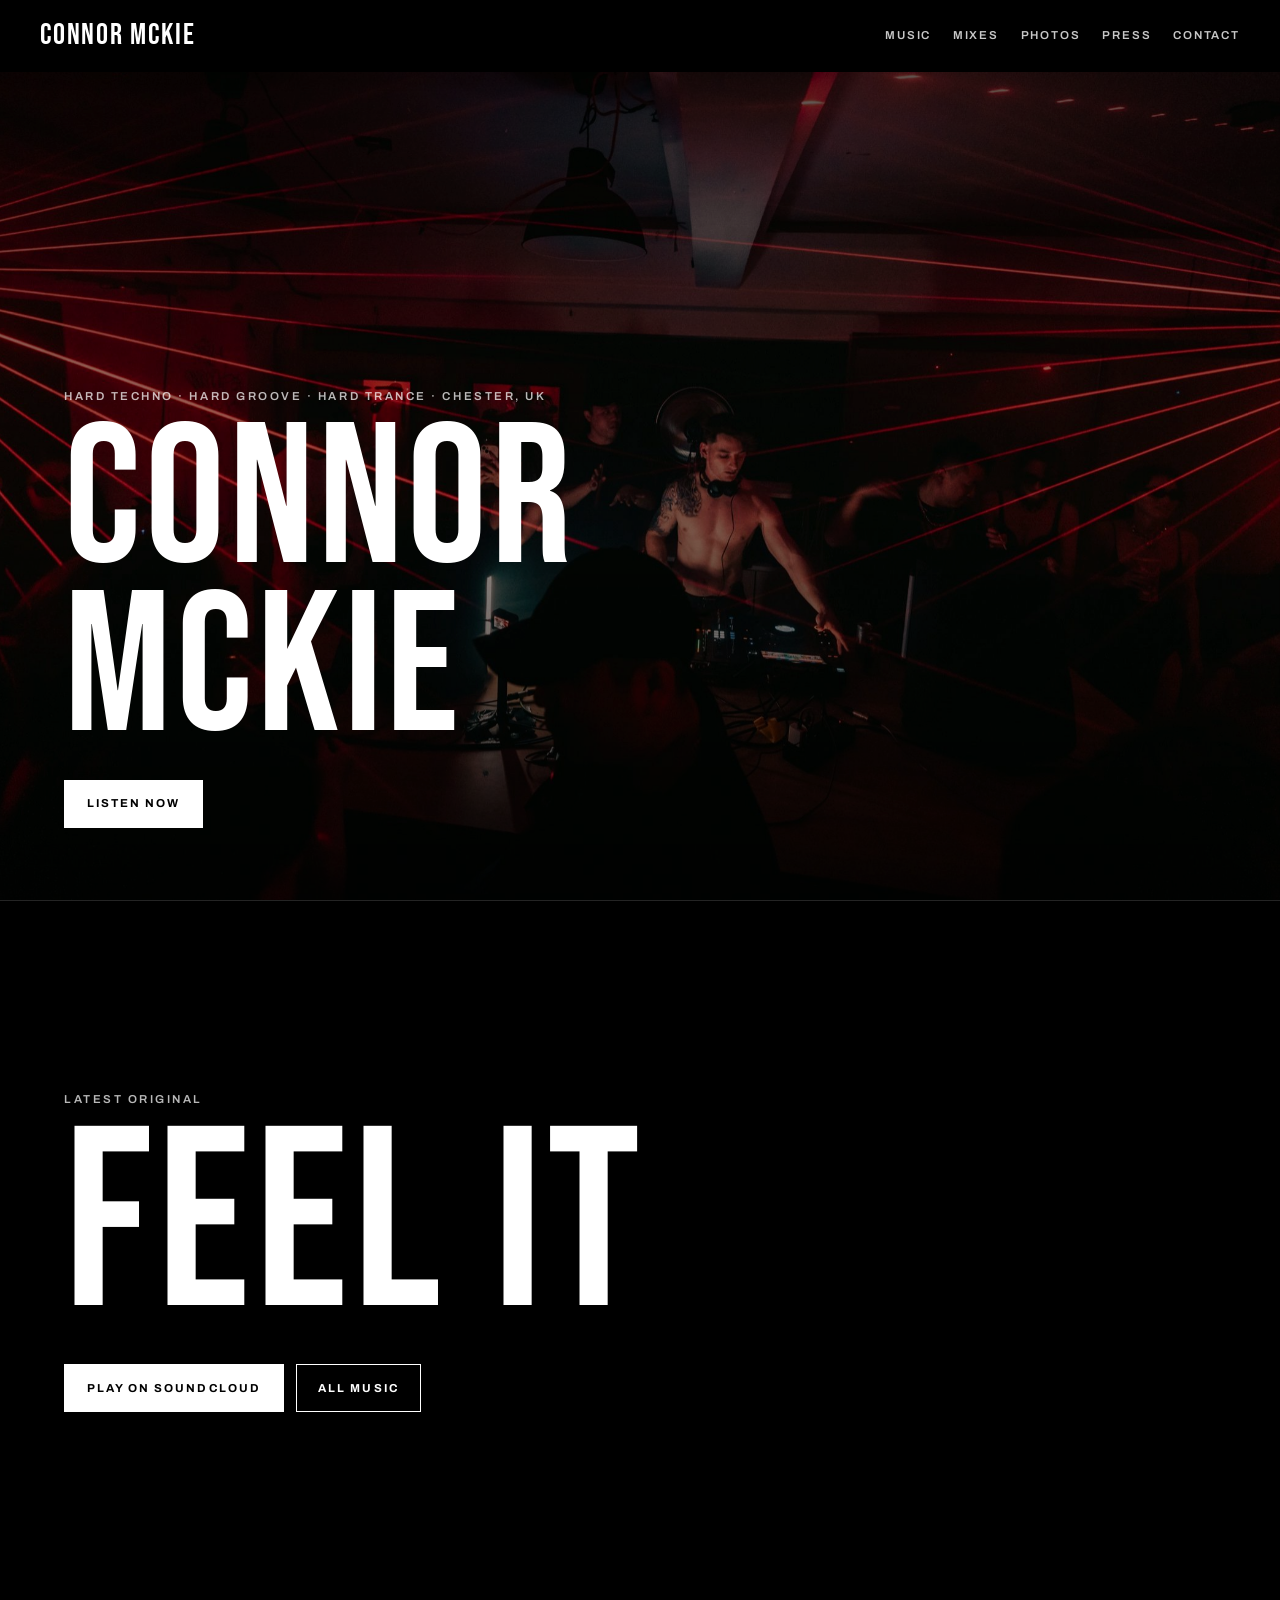
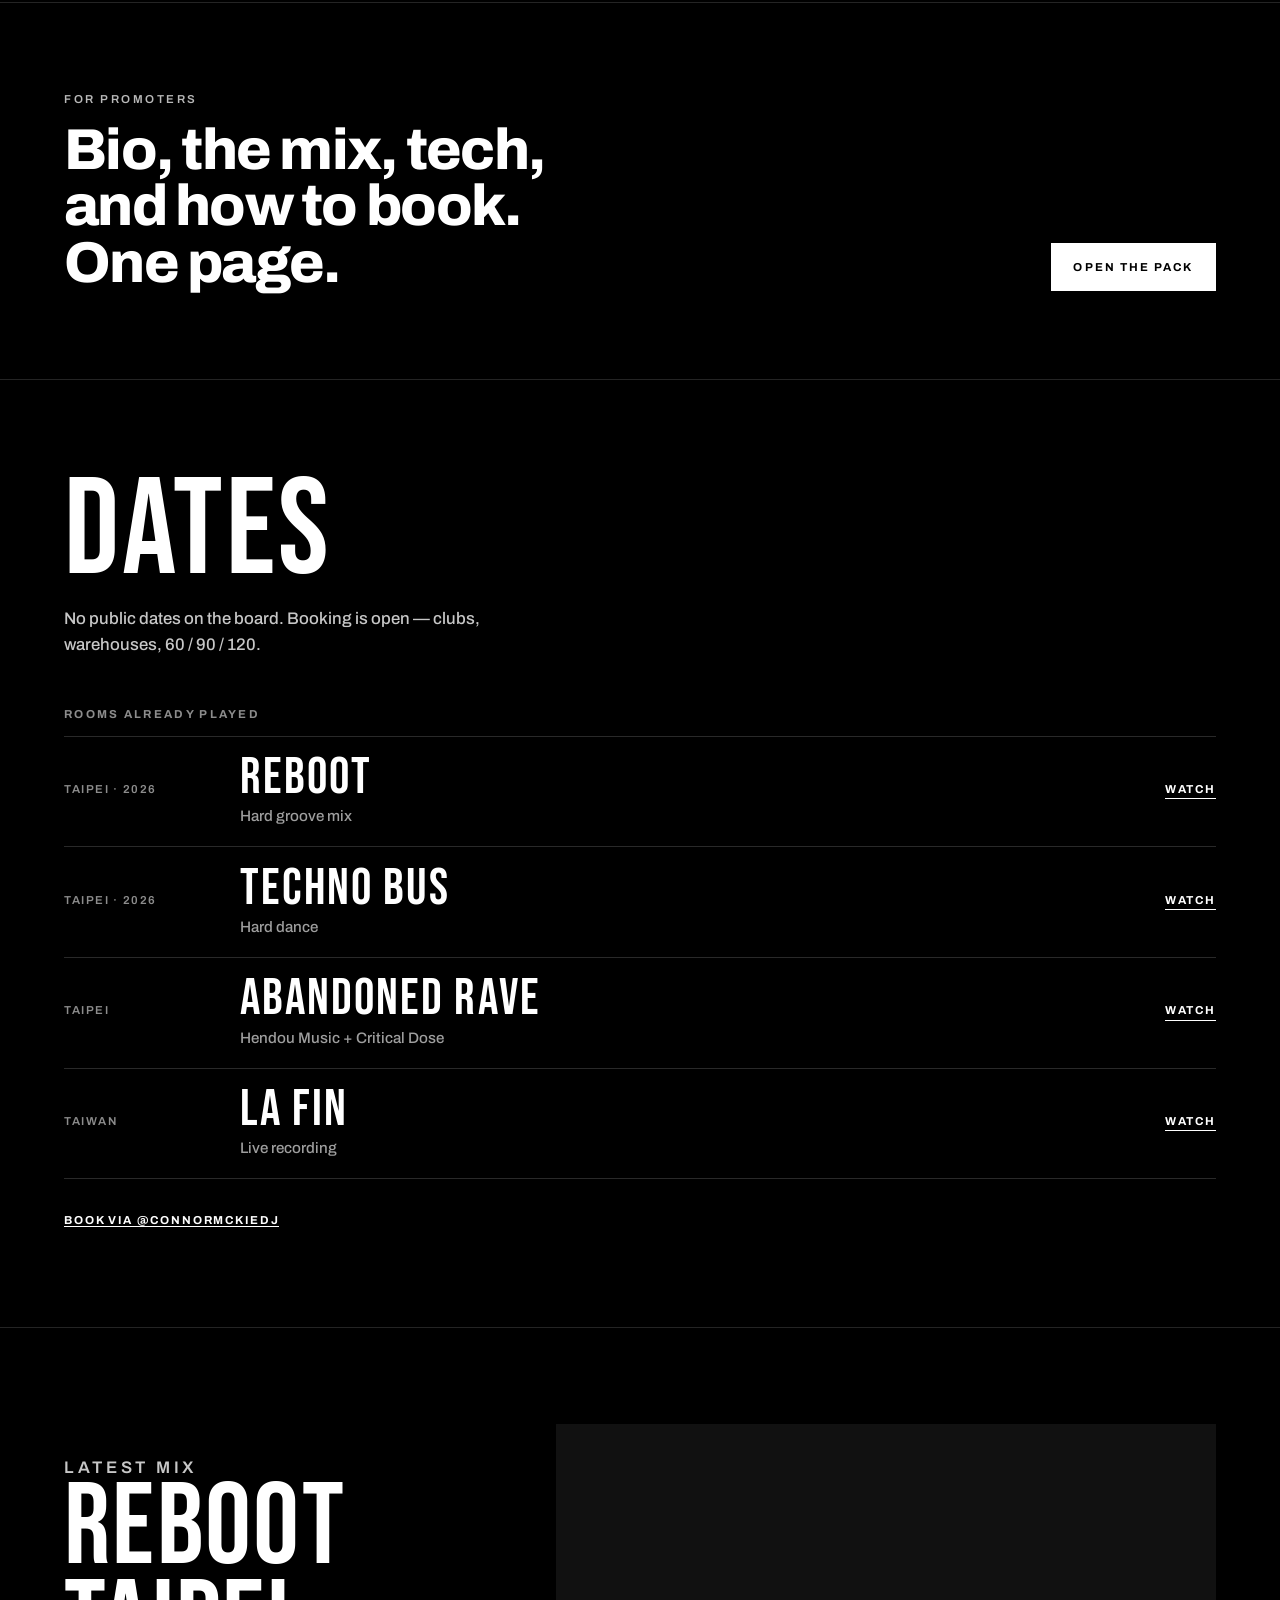
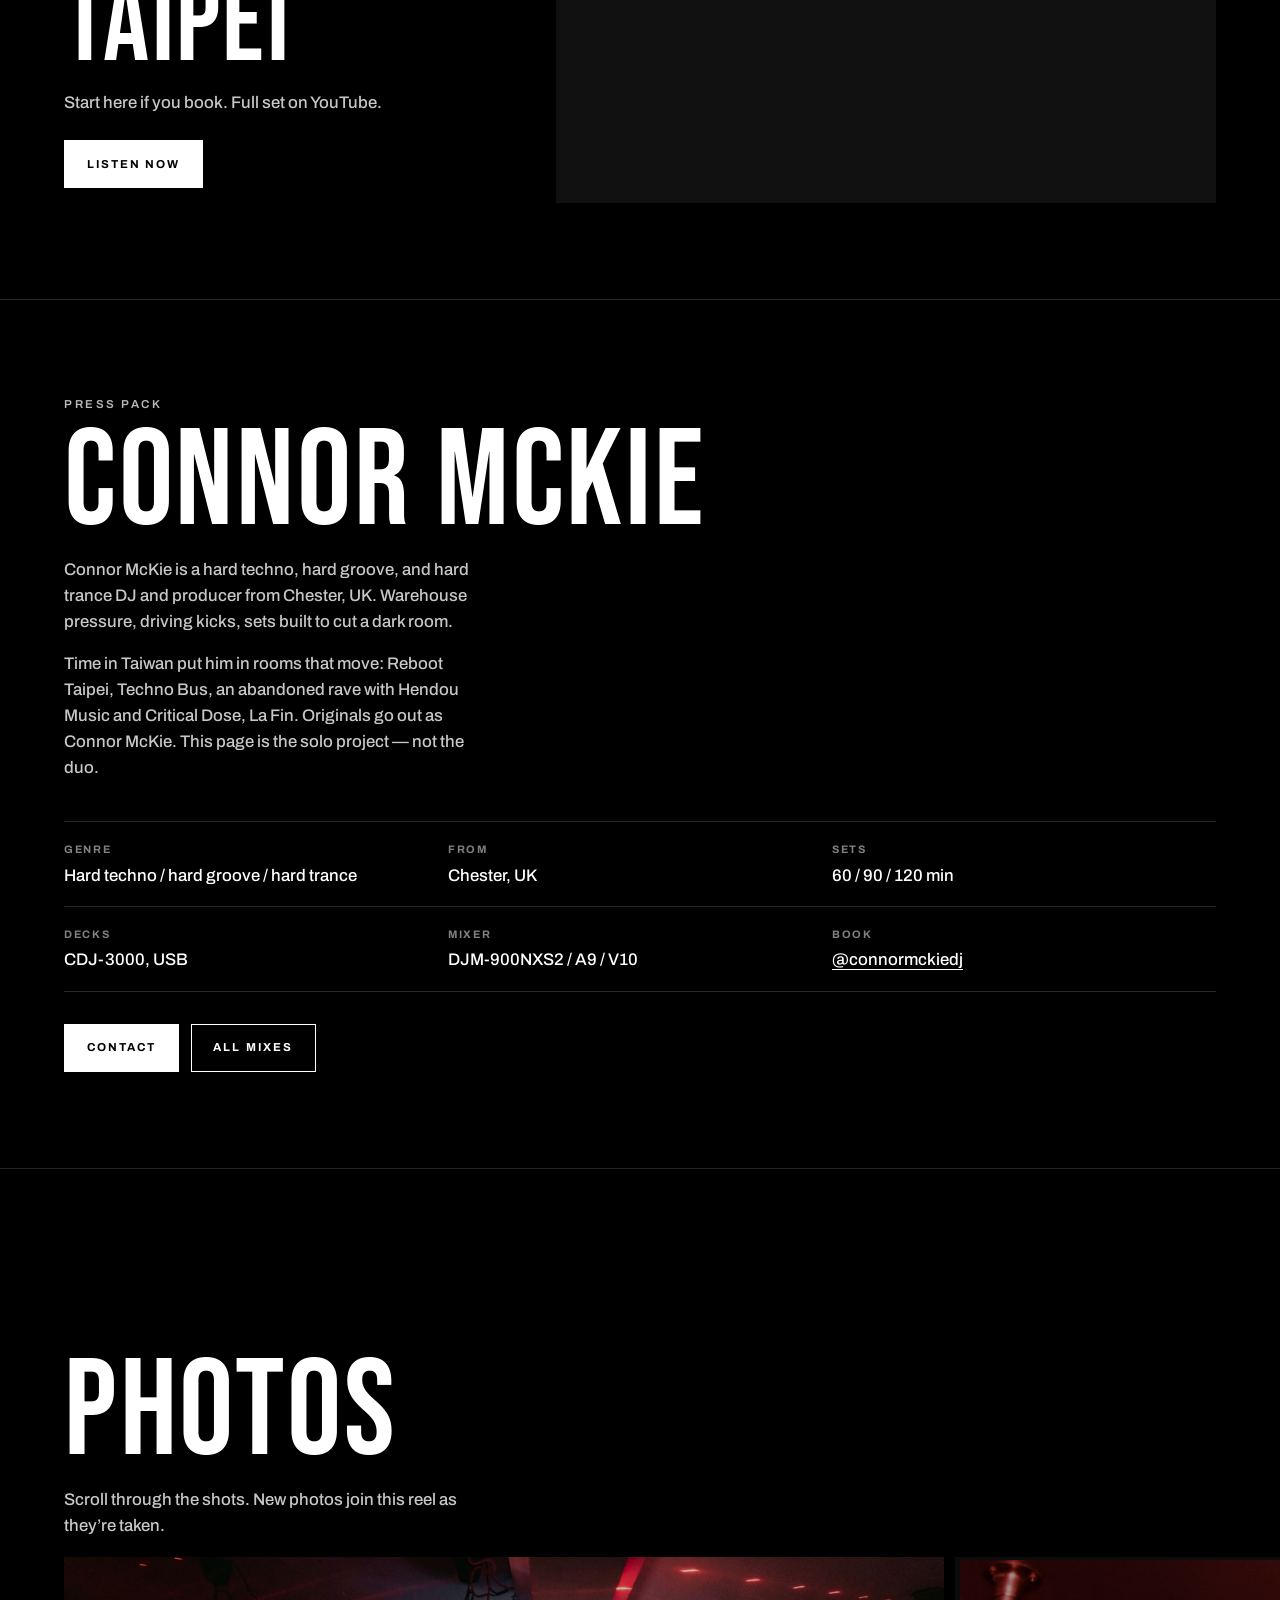
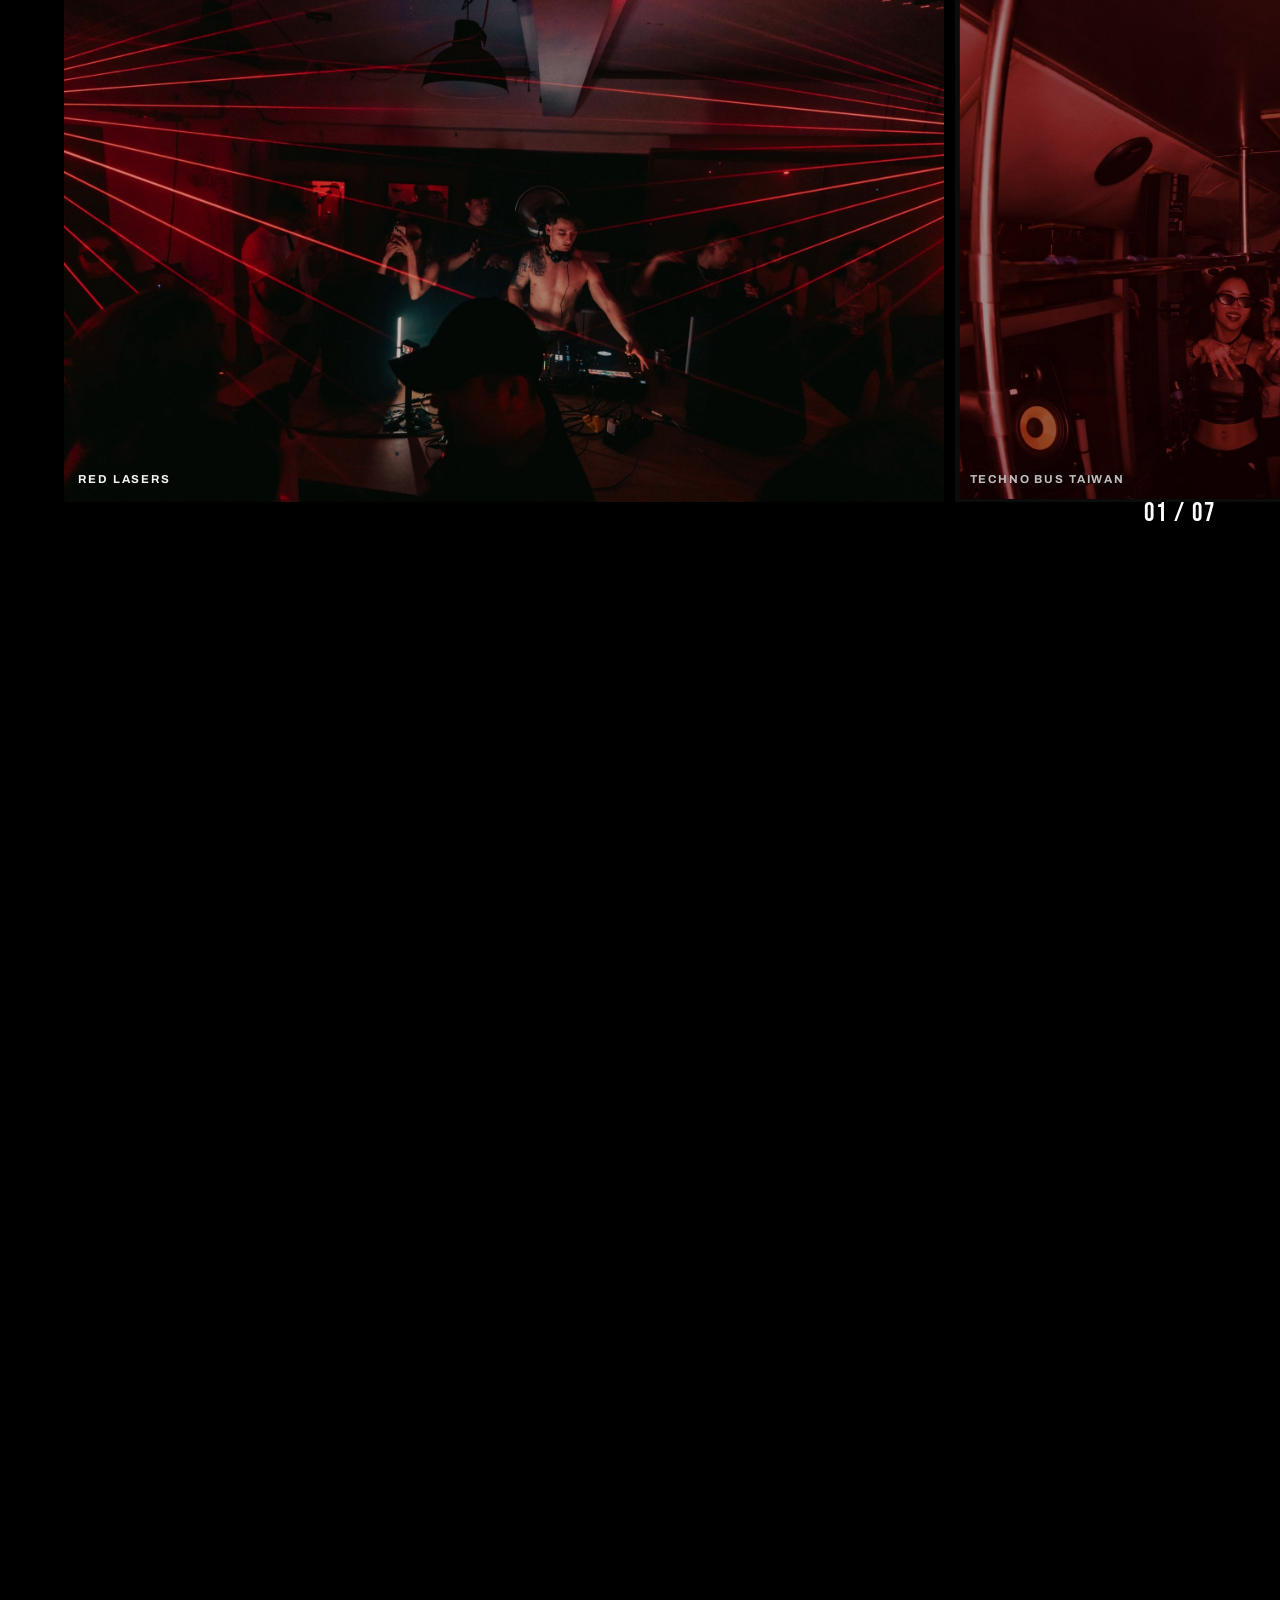
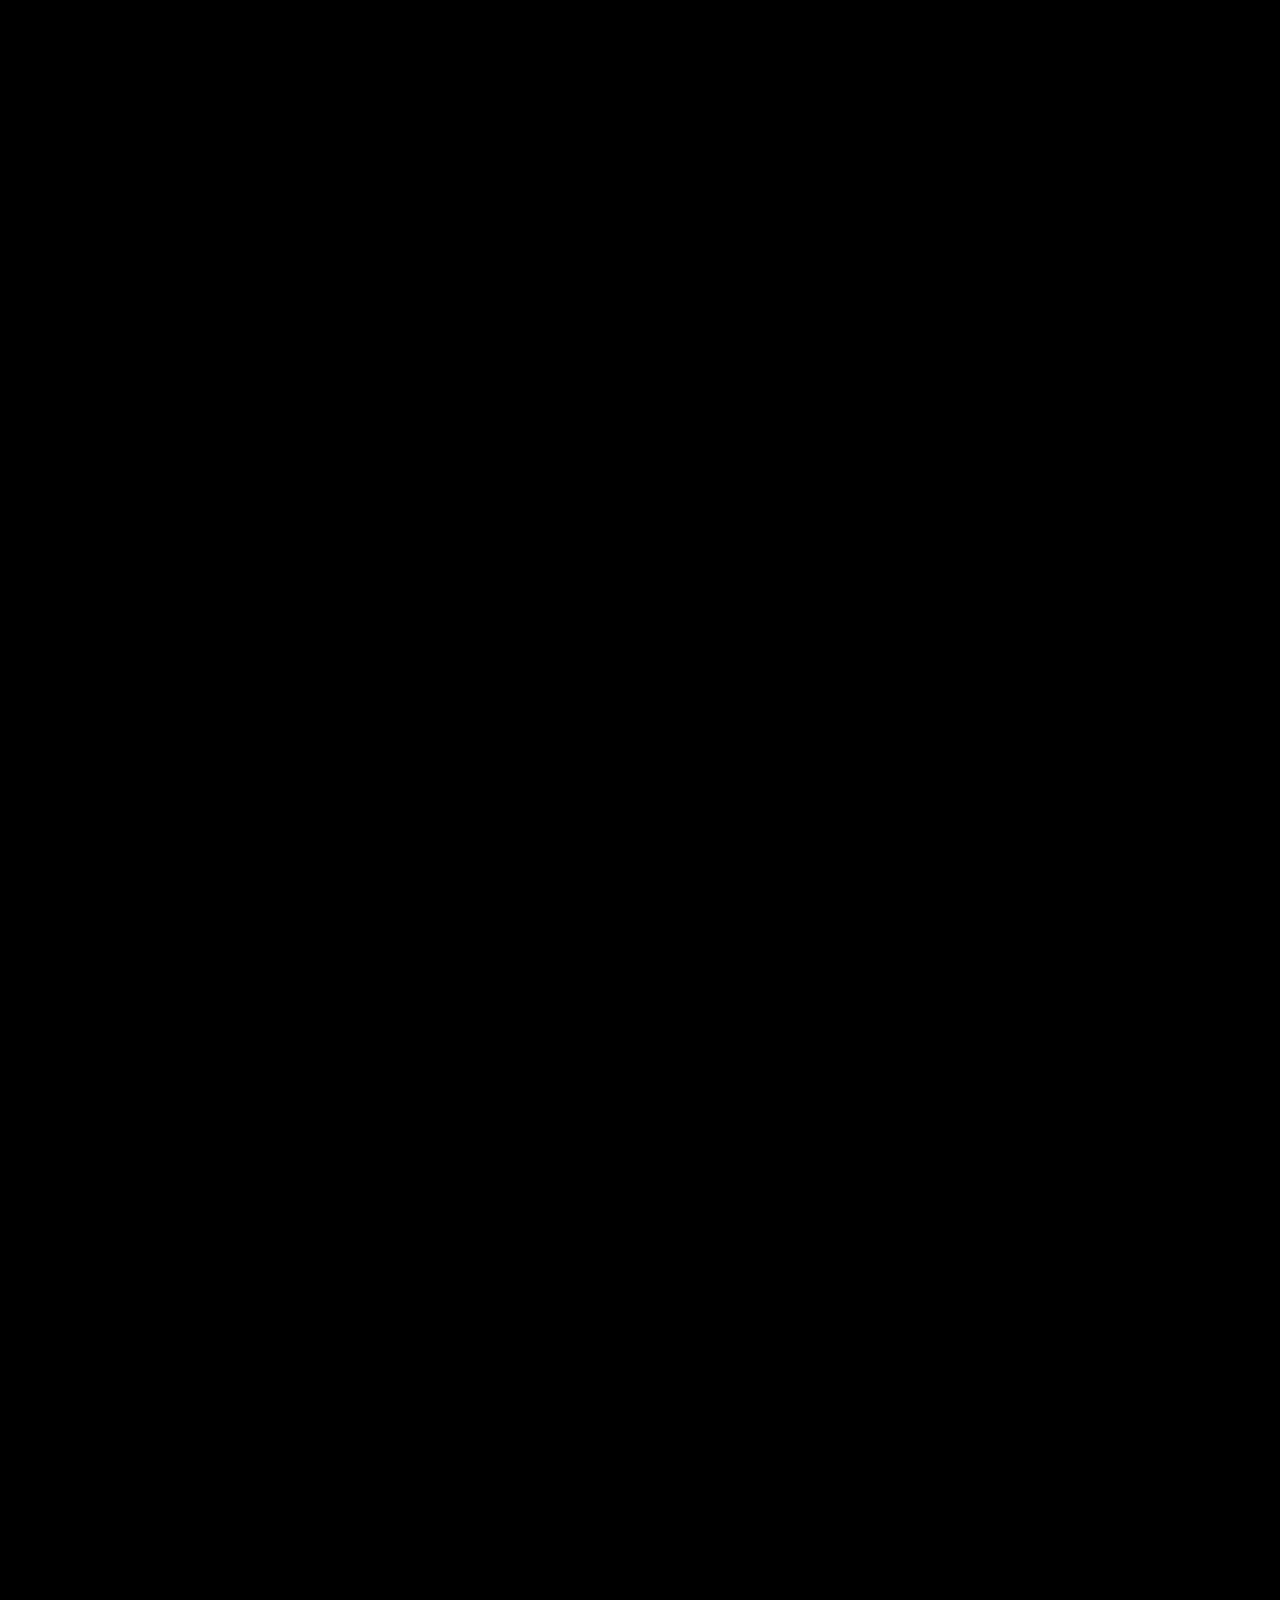
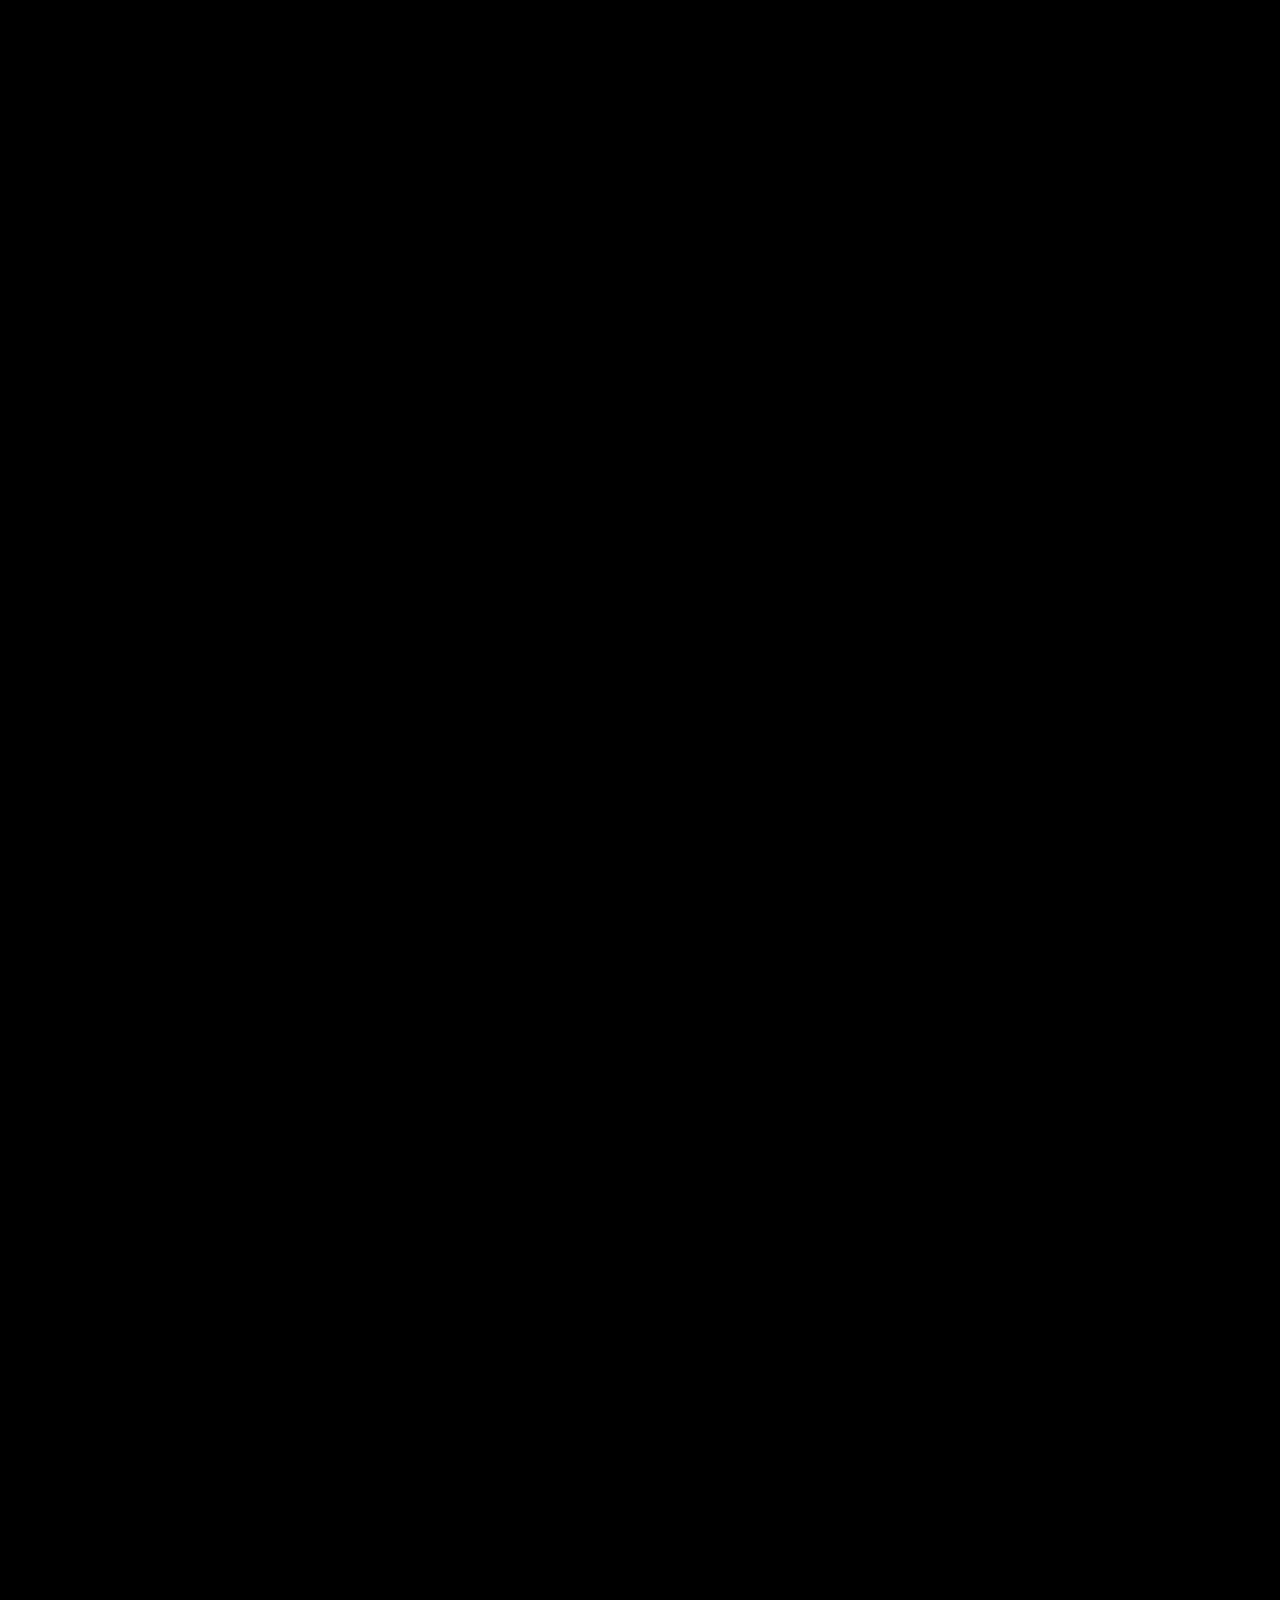
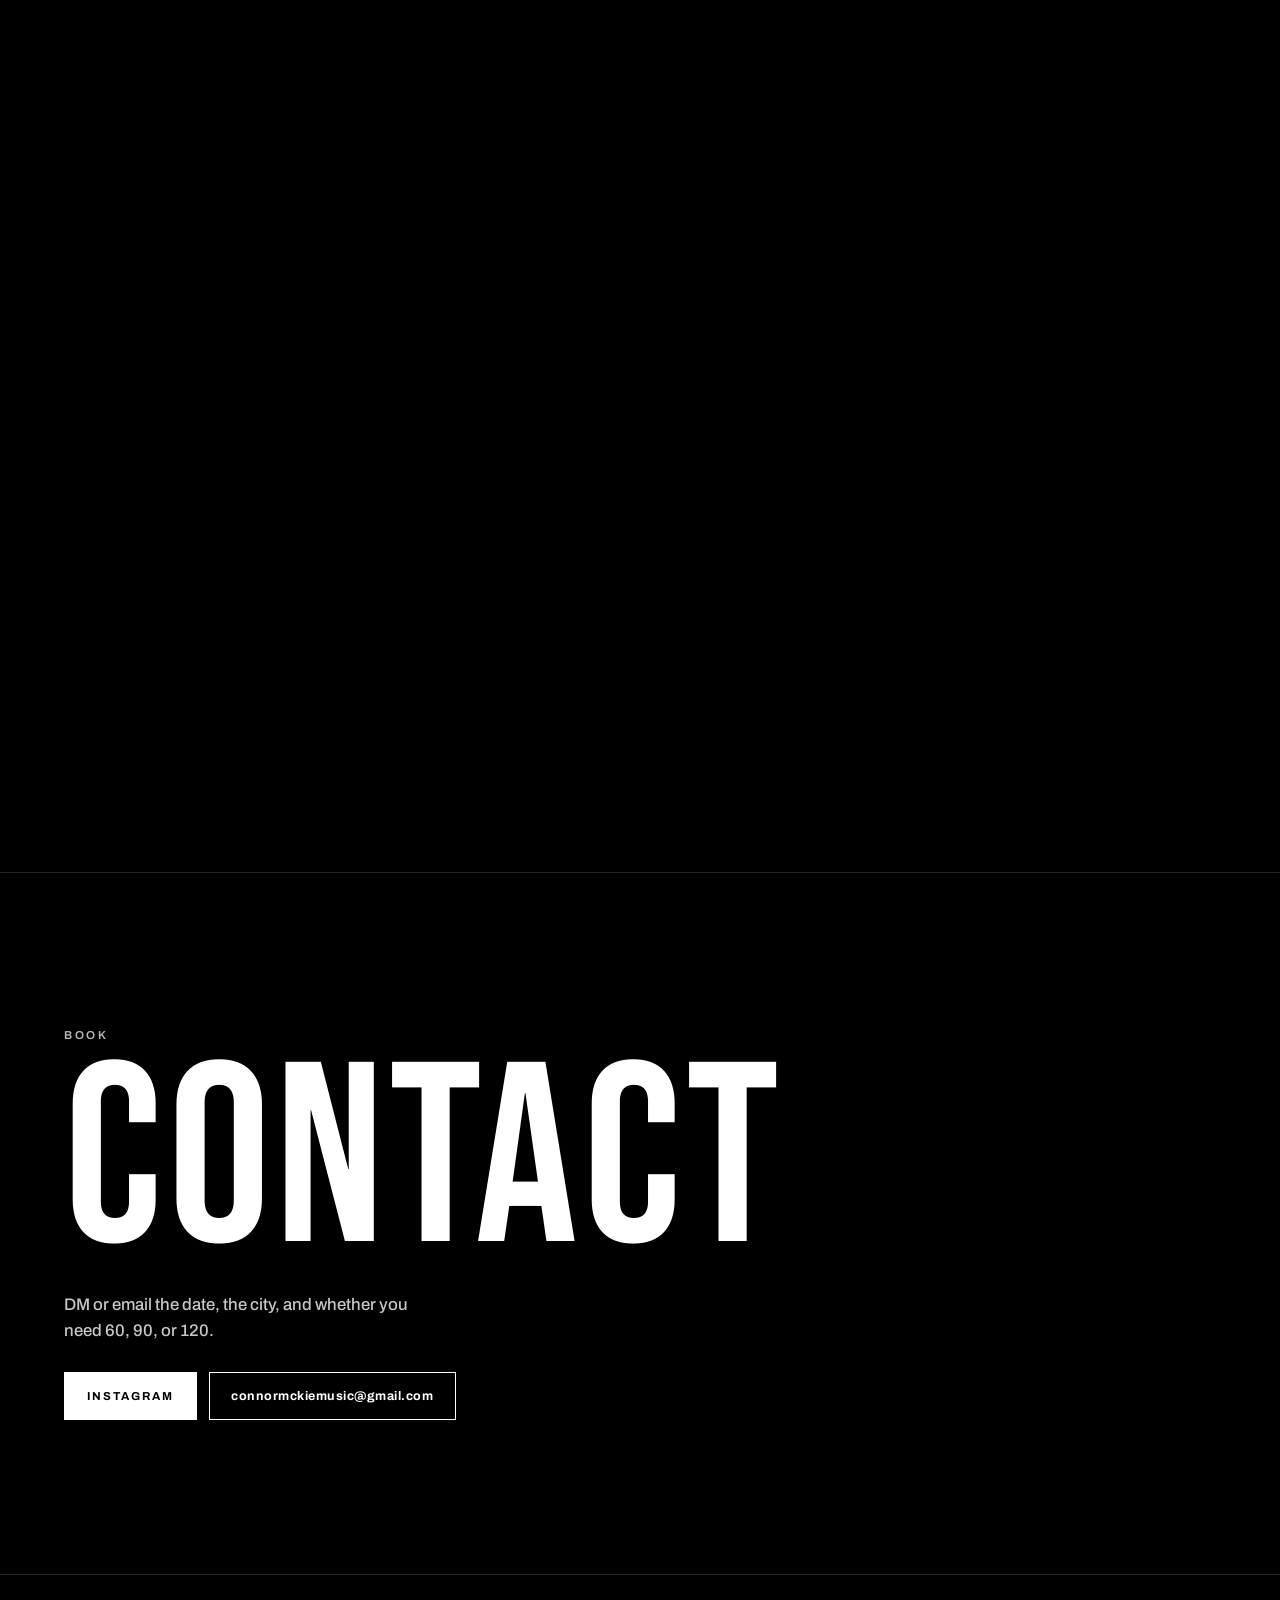
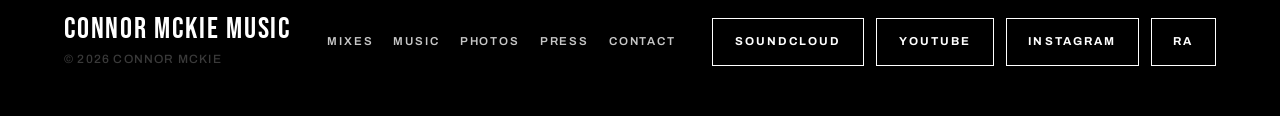
<file: index.html>
<!DOCTYPE html>
<html lang="en">
  <head>
    <meta charset="UTF-8" />
    <meta name="viewport" content="width=device-width, initial-scale=1" />
    <title>Connor McKie Music</title>
    <meta
      name="description"
      content="Connor McKie Music — press pack. Hard techno, hard groove, and hard trance DJ/producer from Chester, UK. Mix, bio, tech, and bookings."
    />
    <meta name="theme-color" content="#000000" />
    <meta property="og:type" content="website" />
    <meta property="og:title" content="Connor McKie Music" />
    <meta property="og:description" content="Hard techno · Hard groove · Hard trance · Press pack" />
    <meta property="og:image" content="assets/gallery/live-techno-bus.jpg" />
    <meta name="twitter:card" content="summary_large_image" />
    <meta name="twitter:title" content="Connor McKie Music" />
    <meta name="twitter:description" content="Hard techno · Hard groove · Hard trance · Press pack" />
    <link rel="icon" href="assets/favicon.svg" type="image/svg+xml" />
    <link rel="icon" href="assets/avatar.jpg" type="image/jpeg" />
    <link rel="preconnect" href="https://fonts.googleapis.com" />
    <link rel="preconnect" href="https://fonts.gstatic.com" crossorigin />
    <link
      href="https://fonts.googleapis.com/css2?family=Archivo:wght@400;500;600;700;800&family=Bebas+Neue&display=swap"
      rel="stylesheet"
    />
    <link rel="stylesheet" href="styles.css" />
    <link rel="stylesheet" href="press.css?v=18" />
  </head>
  <body class="is-press is-home has-photo">
    <img class="page-bg is-on" data-bg="hero" src="assets/backgrounds/home.jpg" alt="" style="object-position: center 18%" />
    <img class="page-bg" data-bg="feel" src="assets/backgrounds/music.jpg" alt="" style="object-position: center 30%" />
    <img class="page-bg" data-bg="book" src="assets/backgrounds/press.jpg" alt="" style="object-position: center 40%" />
    <img class="page-bg" data-bg="dates" src="assets/backgrounds/mixes.jpg" alt="" style="object-position: center center" />
    <img class="page-bg" data-bg="reboot" src="assets/backgrounds/gallery.jpg" alt="" style="object-position: center center" />
    <img class="page-bg" data-bg="press" src="assets/backgrounds/about.jpg?v=2" alt="" style="object-position: center 32%" />
    <header class="header">
      <a href="index.html" class="header__logo" aria-label="Connor McKie Music home">
        <span class="header__wordmark">Connor McKie</span>
      </a>
      <nav class="nav" aria-label="Main">
        <a href="music.html">Music</a>
        <a href="mixes.html">Mixes</a>
        <a href="#photos">Photos</a>
        <a href="#press">Press</a>
        <a href="#contact">Contact</a>
      </nav>
      <button type="button" class="menu-btn" aria-label="Open menu" aria-expanded="false" aria-controls="mobile-nav">
        <span></span>
        <span></span>
      </button>
    </header>

    <nav id="mobile-nav" class="mobile-nav" aria-label="Mobile" hidden>
      <a href="music.html">Music</a>
      <a href="mixes.html">Mixes</a>
      <a href="#photos">Photos</a>
      <a href="#press">Press</a>
      <a href="#contact">Contact</a>
      <a href="https://soundcloud.com/connor-mckie" target="_blank" rel="noopener noreferrer">SoundCloud</a>
      <a href="https://www.youtube.com/@connor_mckie" target="_blank" rel="noopener noreferrer">YouTube</a>
      <a href="https://www.instagram.com/connormckiedj" target="_blank" rel="noopener noreferrer">Instagram</a>
    </nav>

    <main>
      <section class="billboard" data-bg="hero" aria-label="Connor McKie">
        <img
          class="billboard__photo"
          src="assets/backgrounds/home.jpg"
          alt=""
          width="1600"
          height="1600"
        />
        <div class="billboard__shade" aria-hidden="true"></div>
        <div class="billboard__copy">
          <p class="kicker">Hard techno · Hard groove · Hard trance · Chester, UK</p>
          <h1>Connor<br />McKie</h1>
          <a class="listen" href="#music">Listen now</a>
        </div>
      </section>

      <section class="giant" id="music" data-bg="feel" aria-labelledby="feel-it-title">
        <p class="kicker">Latest original</p>
        <h2 id="feel-it-title">Feel It</h2>
        <div class="pack__actions">
          <a class="listen" href="https://soundcloud.com/connor-mckie/feel-it" target="_blank" rel="noopener noreferrer">
            Play on SoundCloud
          </a>
          <a class="listen listen--ghost" href="music.html">All music</a>
        </div>
      </section>

      <section class="band" data-bg="book" aria-label="Press pack">
        <div>
          <p class="kicker">For promoters</p>
          <h2>Bio, the mix, tech, and how to book. One page.</h2>
        </div>
        <a class="listen" href="#press">Open the pack</a>
      </section>

      <section class="dates" id="dates" data-bg="dates" aria-labelledby="dates-title">
        <div class="dates__intro">
          <h2 id="dates-title">Dates</h2>
          <p>No public dates on the board. Booking is open — clubs, warehouses, 60 / 90 / 120.</p>
        </div>
        <h3 class="dates__sub">Rooms already played</h3>
        <ul class="date-list">
          <li>
            <time>Taipei · 2026</time>
            <div>
              <h3>Reboot</h3>
              <p>Hard groove mix</p>
            </div>
            <a href="https://www.youtube.com/watch?v=QBML8h_nJVs" target="_blank" rel="noopener noreferrer">Watch</a>
          </li>
          <li>
            <time>Taipei · 2026</time>
            <div>
              <h3>Techno Bus</h3>
              <p>Hard dance</p>
            </div>
            <a href="https://www.youtube.com/watch?v=8Wj9UzsRpSE" target="_blank" rel="noopener noreferrer">Watch</a>
          </li>
          <li>
            <time>Taipei</time>
            <div>
              <h3>Abandoned rave</h3>
              <p>Hendou Music + Critical Dose</p>
            </div>
            <a href="https://www.youtube.com/watch?v=vVOOaO_ckro" target="_blank" rel="noopener noreferrer">Watch</a>
          </li>
          <li>
            <time>Taiwan</time>
            <div>
              <h3>La Fin</h3>
              <p>Live recording</p>
            </div>
            <a href="https://www.youtube.com/watch?v=W_RMhPtw7kI" target="_blank" rel="noopener noreferrer">Watch</a>
          </li>
        </ul>
        <p class="dates__book">
          <a href="https://www.instagram.com/connormckiedj" target="_blank" rel="noopener noreferrer">Book via @connormckiedj</a>
        </p>
      </section>

      <section class="latest" data-bg="reboot" aria-labelledby="mix-title">
        <div class="latest__copy">
          <p class="kicker">Latest mix</p>
          <h2 id="mix-title">Reboot<br />Taipei</h2>
          <p>Start here if you book. Full set on YouTube.</p>
          <a class="listen" href="https://www.youtube.com/watch?v=QBML8h_nJVs" target="_blank" rel="noopener noreferrer">
            Listen now
          </a>
        </div>
        <div class="latest__frame">
          <iframe
            src="https://www.youtube.com/embed/QBML8h_nJVs?rel=0&modestbranding=1&playsinline=1"
            title="Connor McKie — Reboot Taipei Hard Groove Mix"
            allow="accelerometer; autoplay; clipboard-write; encrypted-media; gyroscope; picture-in-picture; web-share"
            referrerpolicy="strict-origin-when-cross-origin"
            allowfullscreen
            loading="lazy"
          ></iframe>
        </div>
      </section>

      <section class="pack" id="press" data-bg="press" aria-labelledby="press-title">
        <div class="pack__head">
          <p class="kicker">Press pack</p>
          <h2 id="press-title">Connor McKie</h2>
        </div>
        <div class="pack__bio">
          <p>
            Connor McKie is a hard techno, hard groove, and hard trance DJ and producer from Chester, UK.
            Warehouse pressure, driving kicks, sets built to cut a dark room.
          </p>
          <p>
            Time in Taiwan put him in rooms that move: Reboot Taipei, Techno Bus, an abandoned
            rave with Hendou Music and Critical Dose, La Fin. Originals go out as Connor McKie.
            This page is the solo project — not the duo.
          </p>
        </div>
        <dl class="facts">
          <div>
            <dt>Genre</dt>
            <dd>Hard techno / hard groove / hard trance</dd>
          </div>
          <div>
            <dt>From</dt>
            <dd>Chester, UK</dd>
          </div>
          <div>
            <dt>Sets</dt>
            <dd>60 / 90 / 120 min</dd>
          </div>
          <div>
            <dt>Decks</dt>
            <dd>CDJ-3000, USB</dd>
          </div>
          <div>
            <dt>Mixer</dt>
            <dd>DJM-900NXS2 / A9 / V10</dd>
          </div>
          <div>
            <dt>Book</dt>
            <dd><a href="https://www.instagram.com/connormckiedj" target="_blank" rel="noopener noreferrer">@connormckiedj</a></dd>
          </div>
        </dl>
        <div class="pack__actions">
          <a class="listen" href="#contact">Contact</a>
          <a class="listen listen--ghost" href="mixes.html">All mixes</a>
        </div>
      </section>

      <section class="stills" id="photos" aria-labelledby="photos-title">
        <div class="reel" data-reel>
          <div class="reel__pin">
            <div class="stills__head">
              <h2 id="photos-title">Photos</h2>
              <p>Scroll through the shots. New photos join this reel as they’re taken.</p>
            </div>
            <div class="reel__stage">
              <div class="reel__track" data-reel-track></div>
            </div>
          </div>
        </div>
      </section>

      <section class="giant" id="contact" aria-labelledby="contact-title">
        <p class="kicker">Book</p>
        <h2 id="contact-title">Contact</h2>
        <p>DM or email the date, the city, and whether you need 60, 90, or 120.</p>
        <div class="pack__actions">
          <a class="listen" href="https://www.instagram.com/connormckiedj" target="_blank" rel="noopener noreferrer">Instagram</a>
          <a class="listen listen--ghost listen--address" href="mailto:connormckiemusic@gmail.com">connormckiemusic@gmail.com</a>
        </div>
      </section>
    </main>

    <footer class="footer">
      <div class="footer__inner">
        <div class="footer__brand">
          <span class="footer__wordmark">Connor McKie Music</span>
          <p>© <span id="year"></span> Connor McKie</p>
        </div>
        <nav class="footer__nav" aria-label="Footer">
          <a href="mixes.html">Mixes</a>
          <a href="music.html">Music</a>
          <a href="#photos">Photos</a>
          <a href="#press">Press</a>
          <a href="#contact">Contact</a>
        </nav>
        <div class="socials">
          <a href="https://soundcloud.com/connor-mckie" target="_blank" rel="noopener noreferrer">SoundCloud</a>
          <a href="https://www.youtube.com/@connor_mckie" target="_blank" rel="noopener noreferrer">YouTube</a>
          <a href="https://www.instagram.com/connormckiedj" target="_blank" rel="noopener noreferrer">Instagram</a>
          <a href="https://ra.co/dj/connormckie" target="_blank" rel="noopener noreferrer">RA</a>
        </div>
      </div>
    </footer>

    <script src="gallery-photos.js?v=3"></script>
    <script src="scroll-reel.js?v=2"></script>
    <script src="script.js?v=5"></script>
  </body>
</html>
</file>
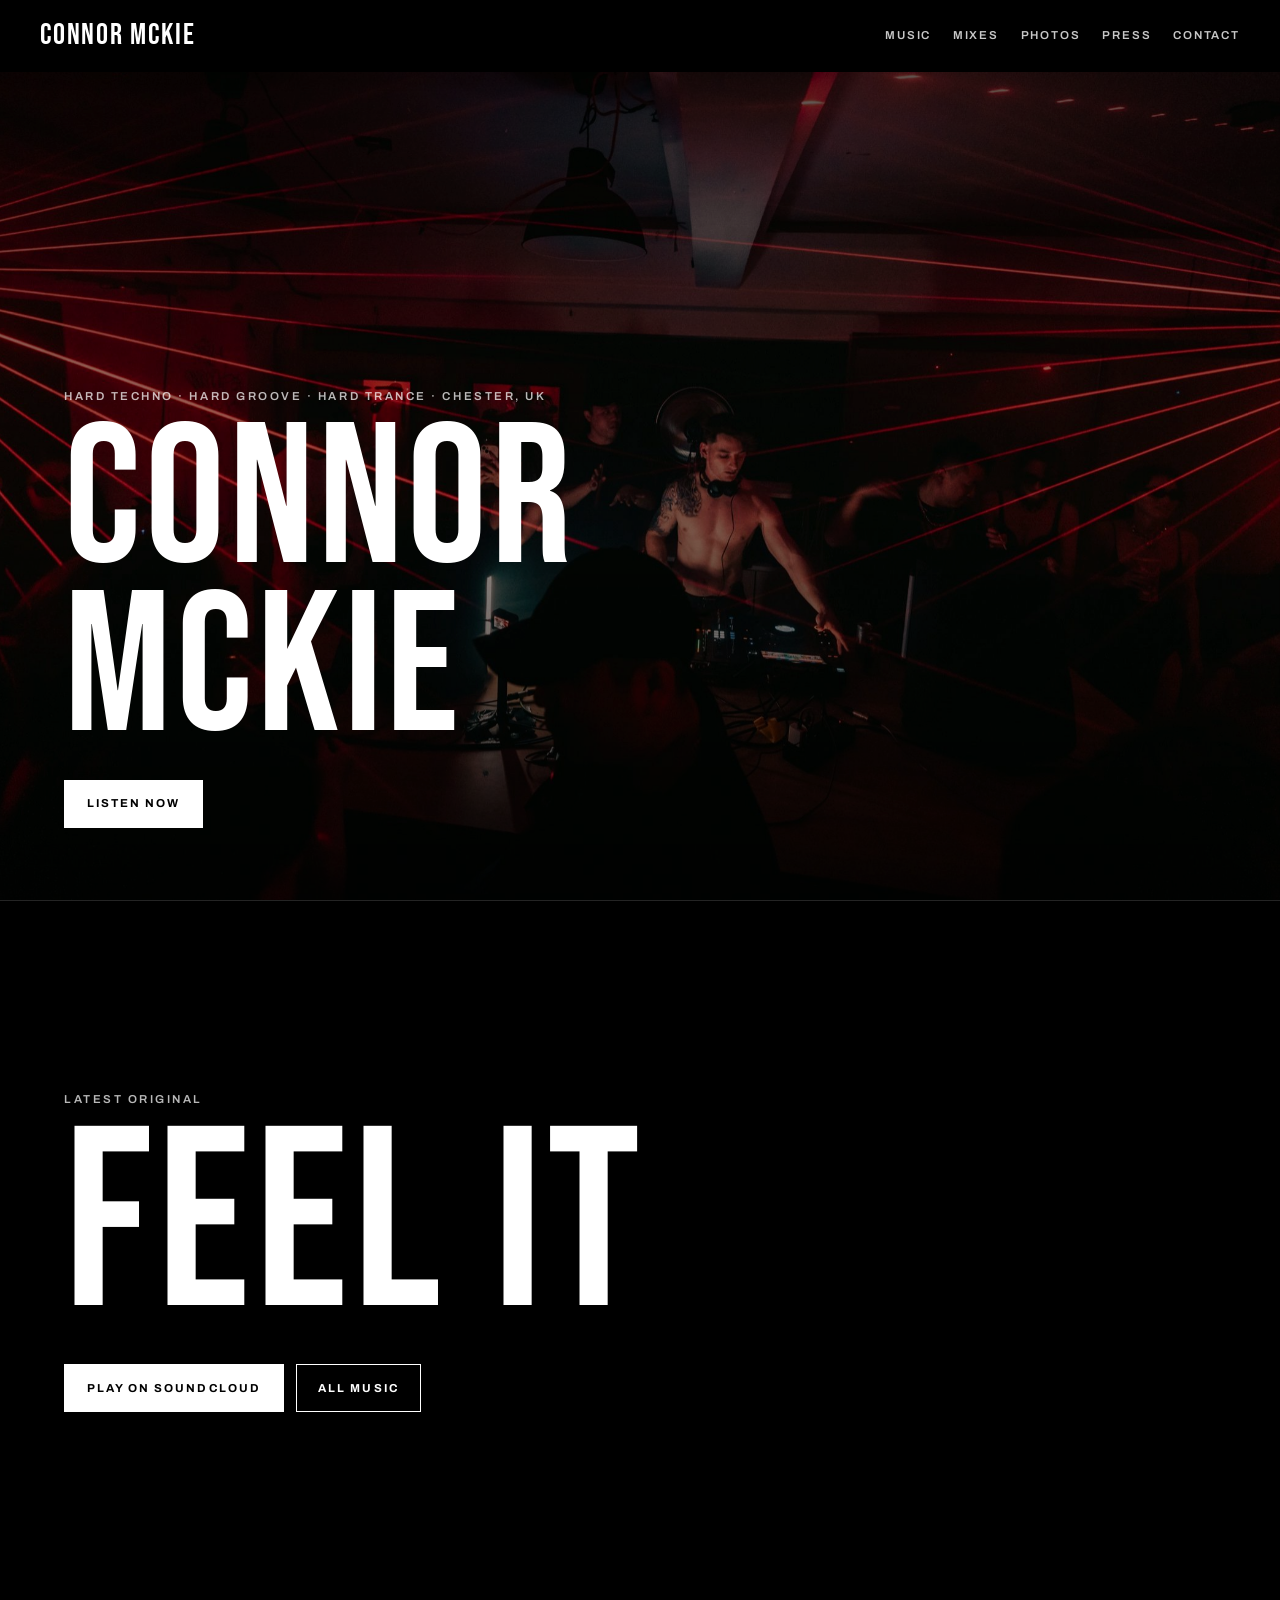
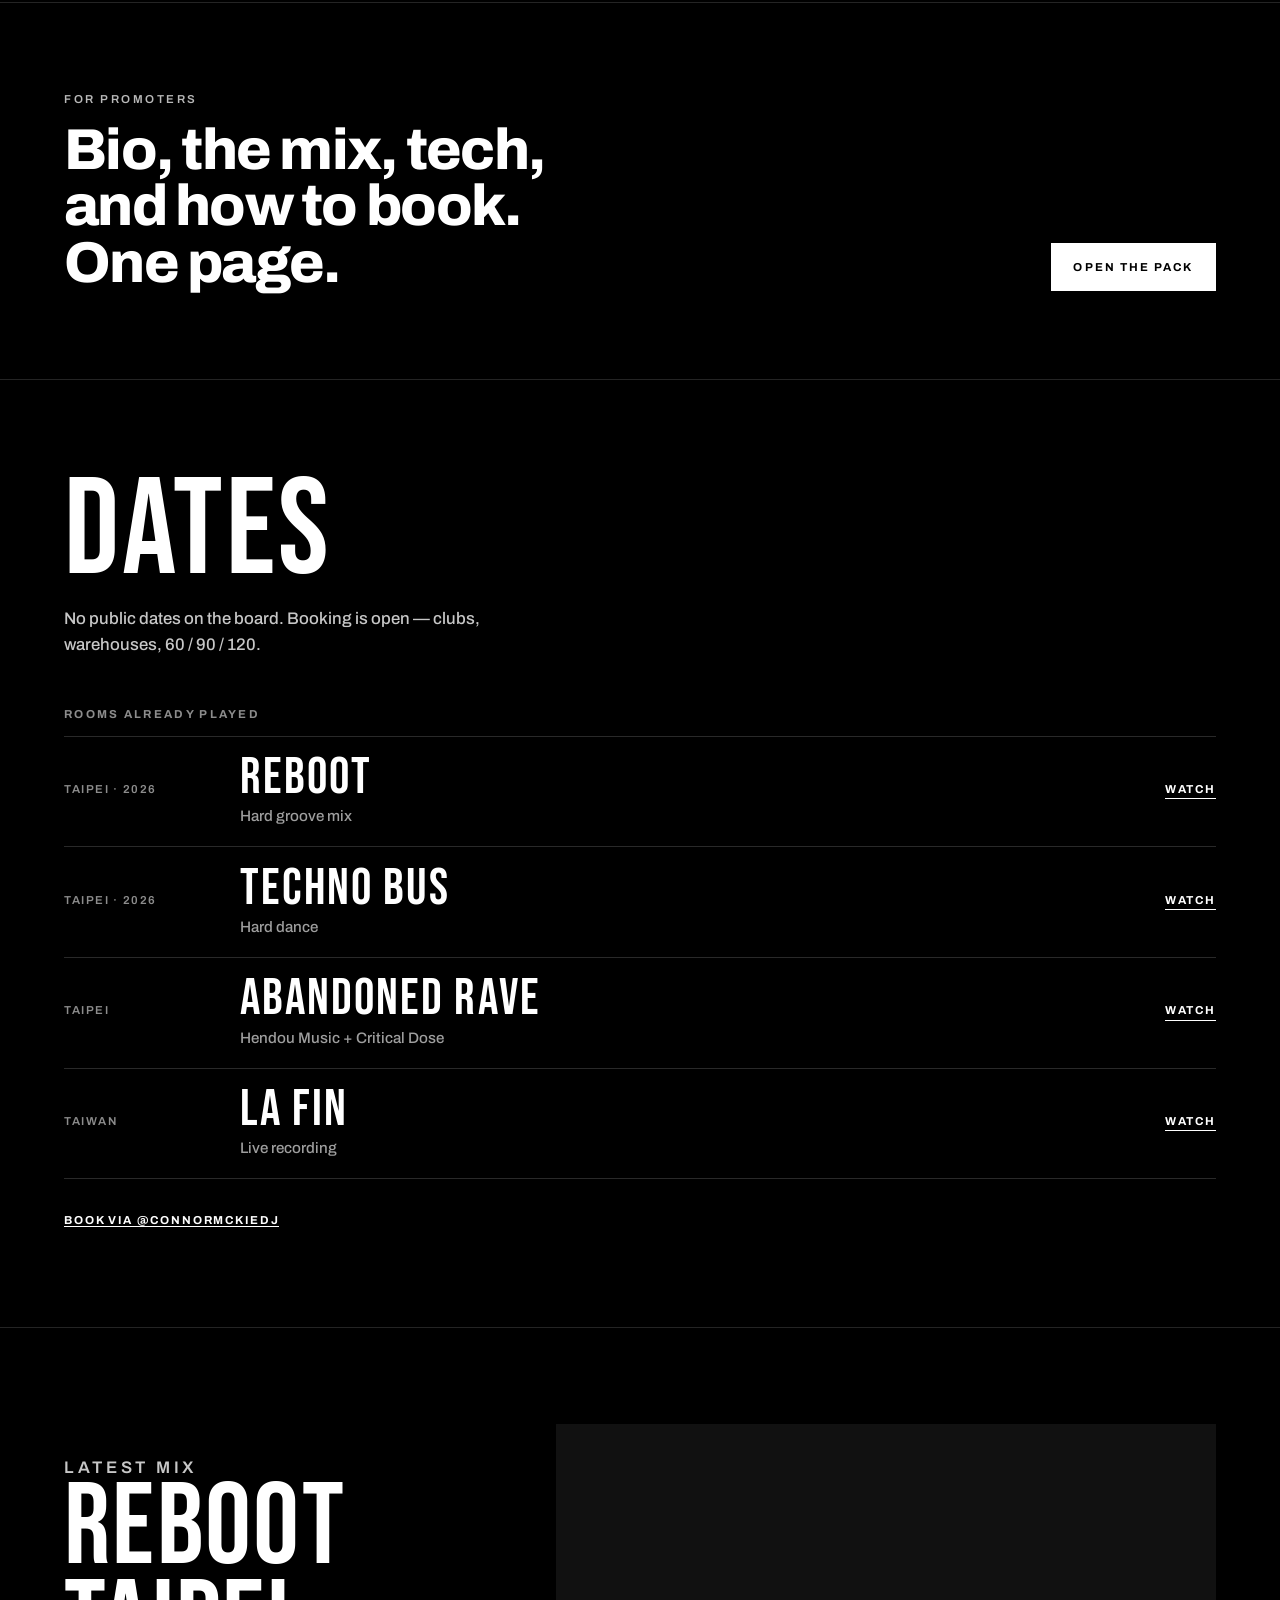
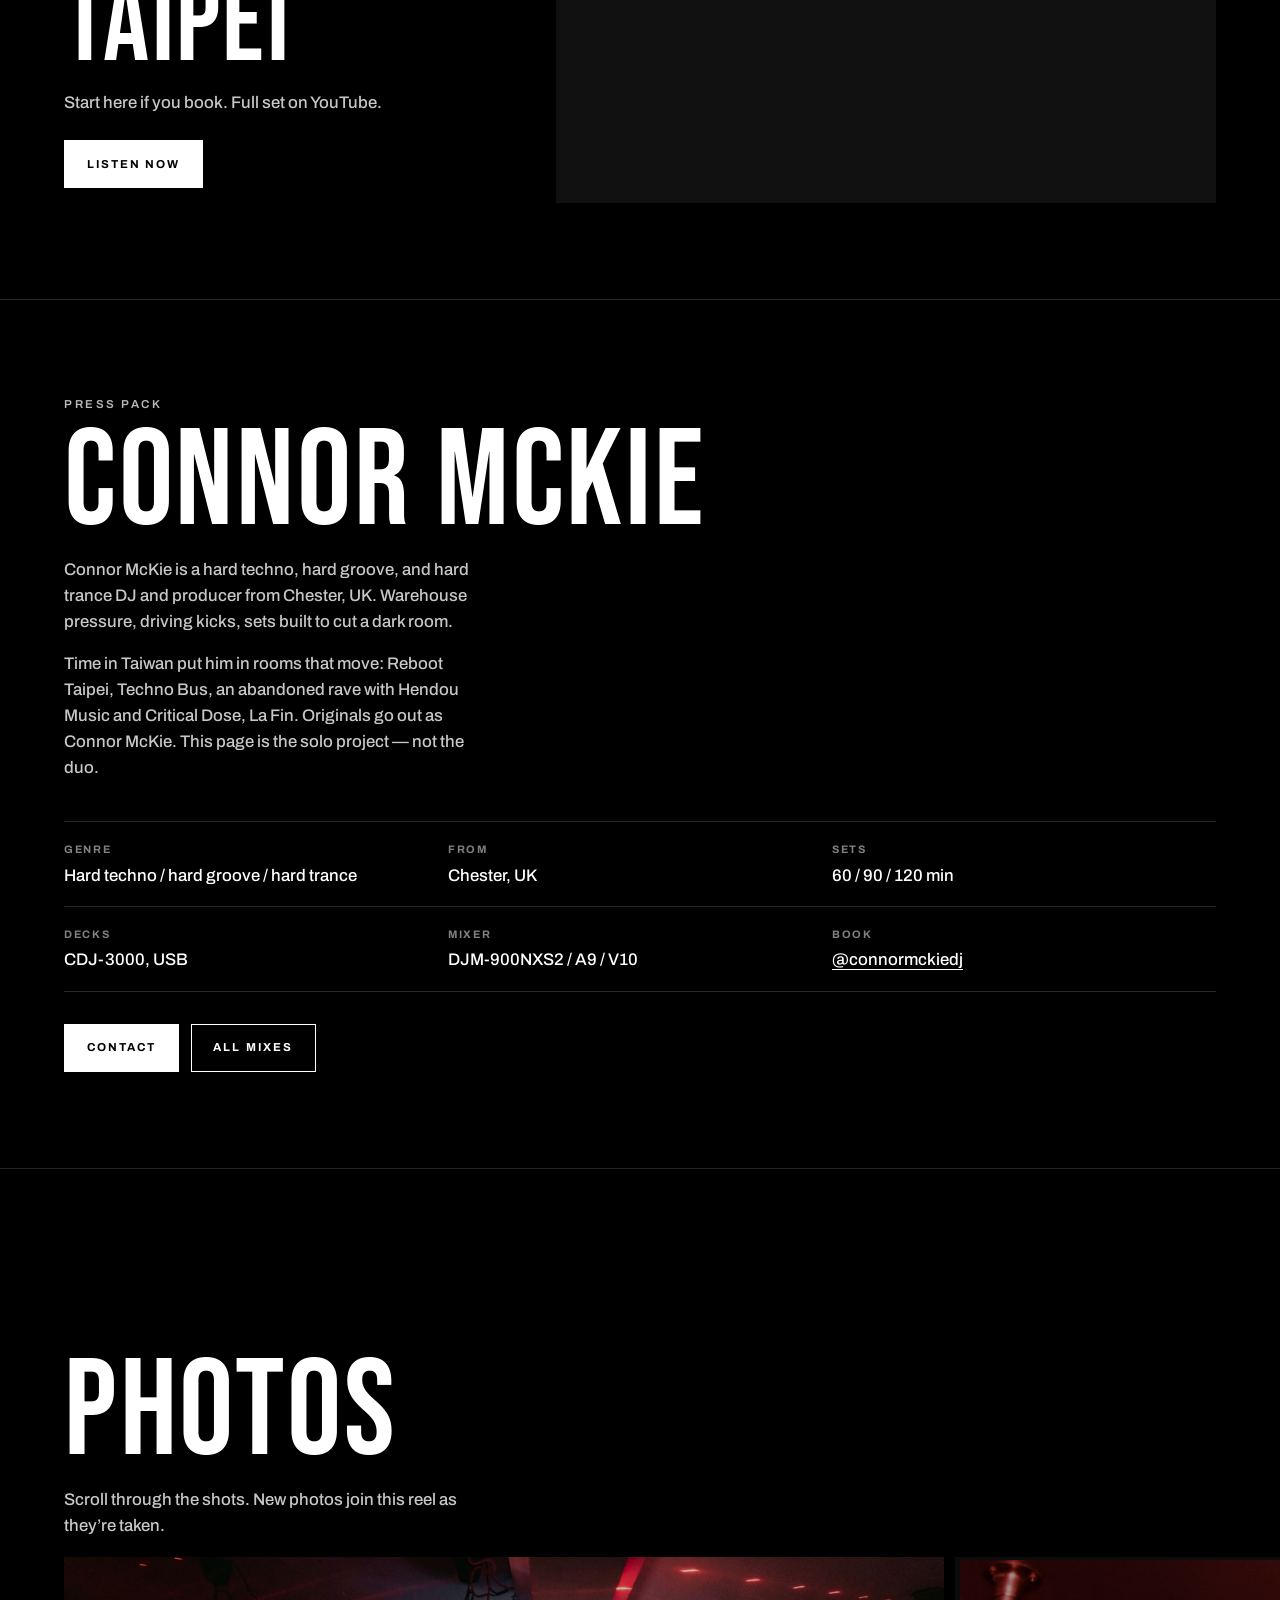
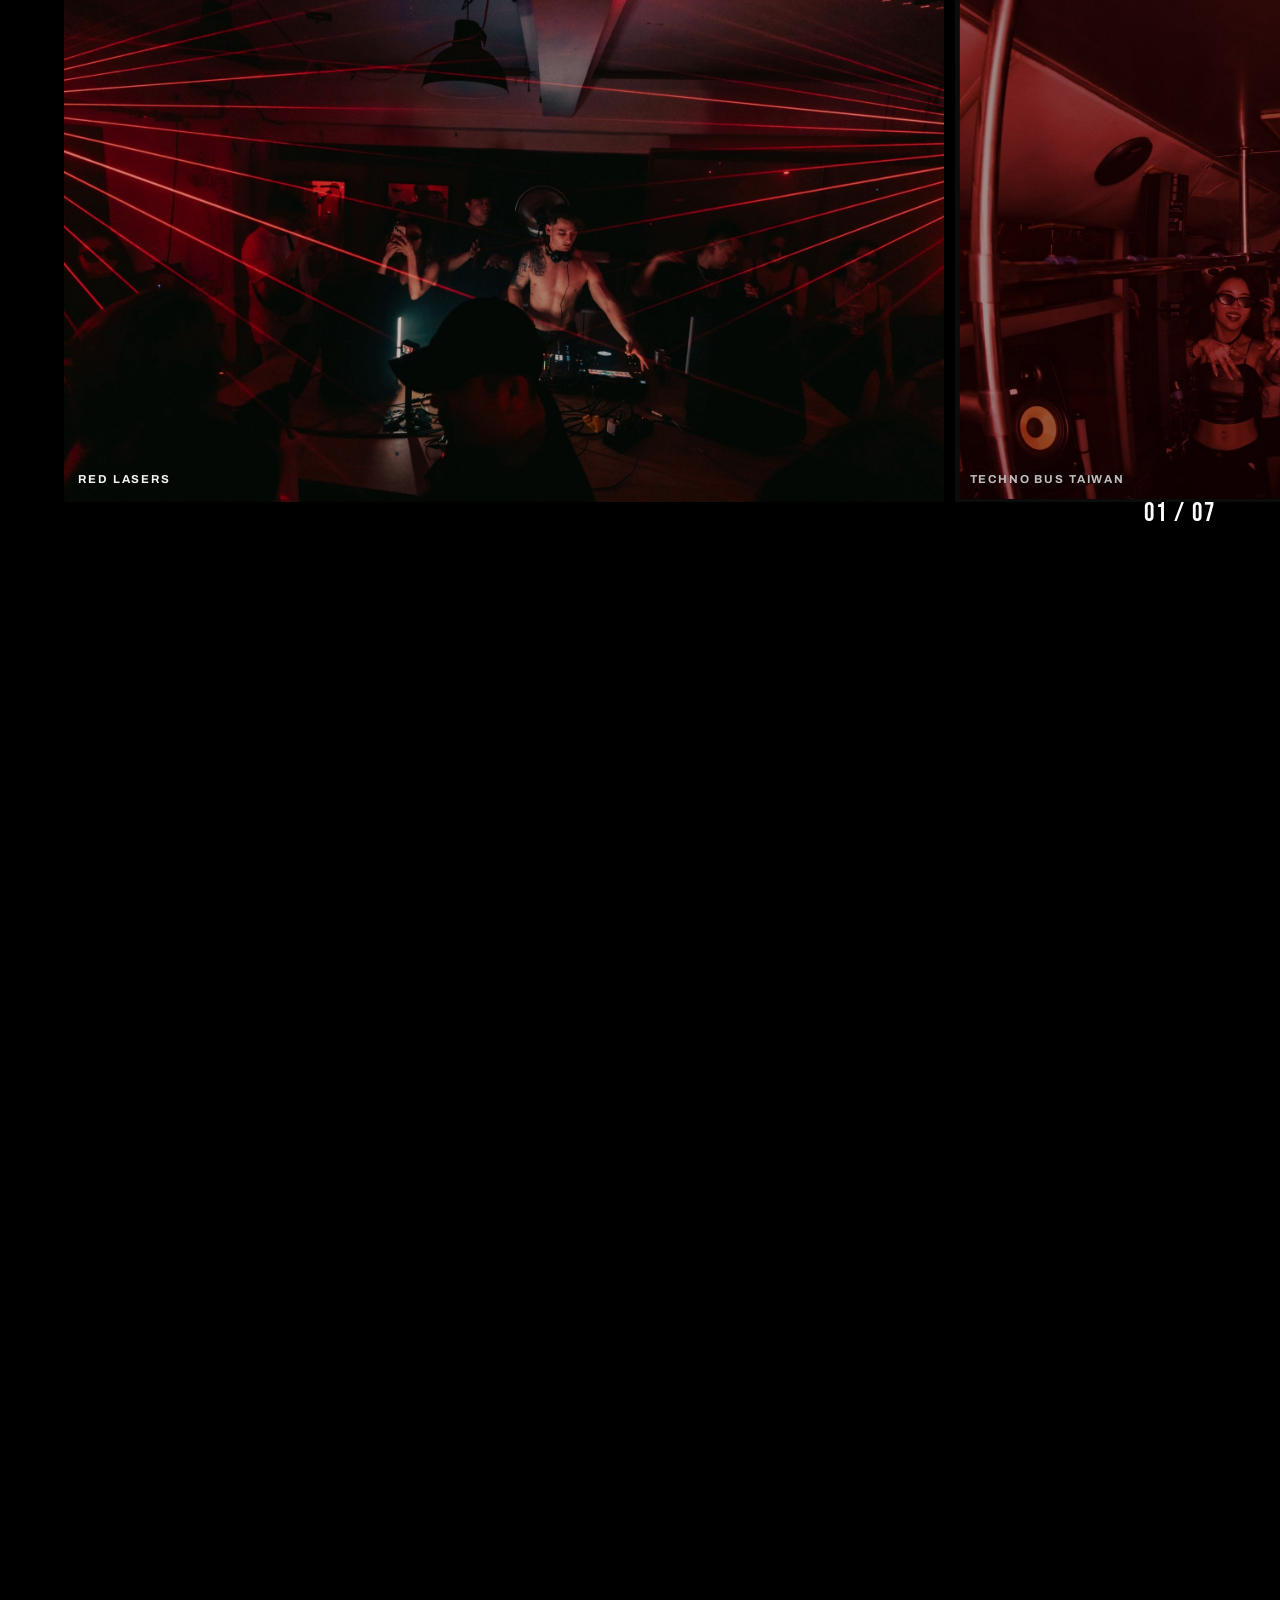
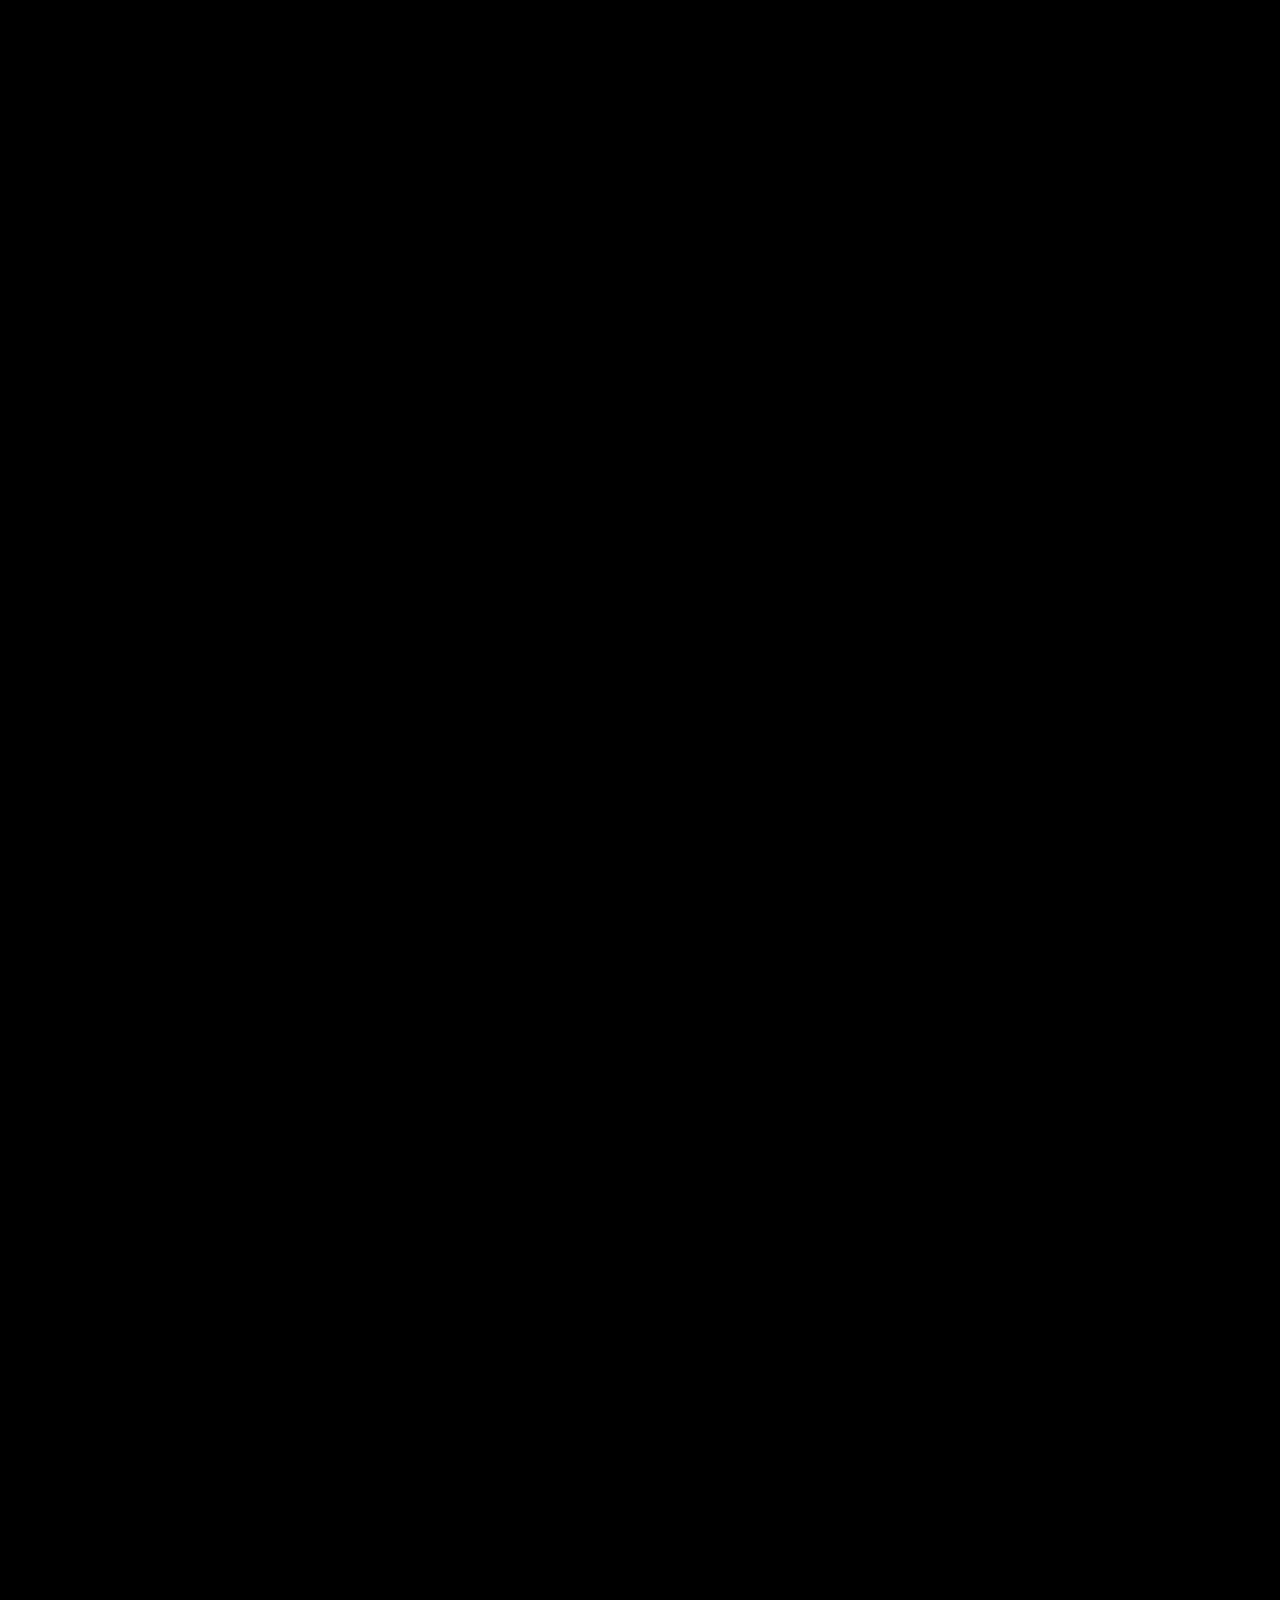
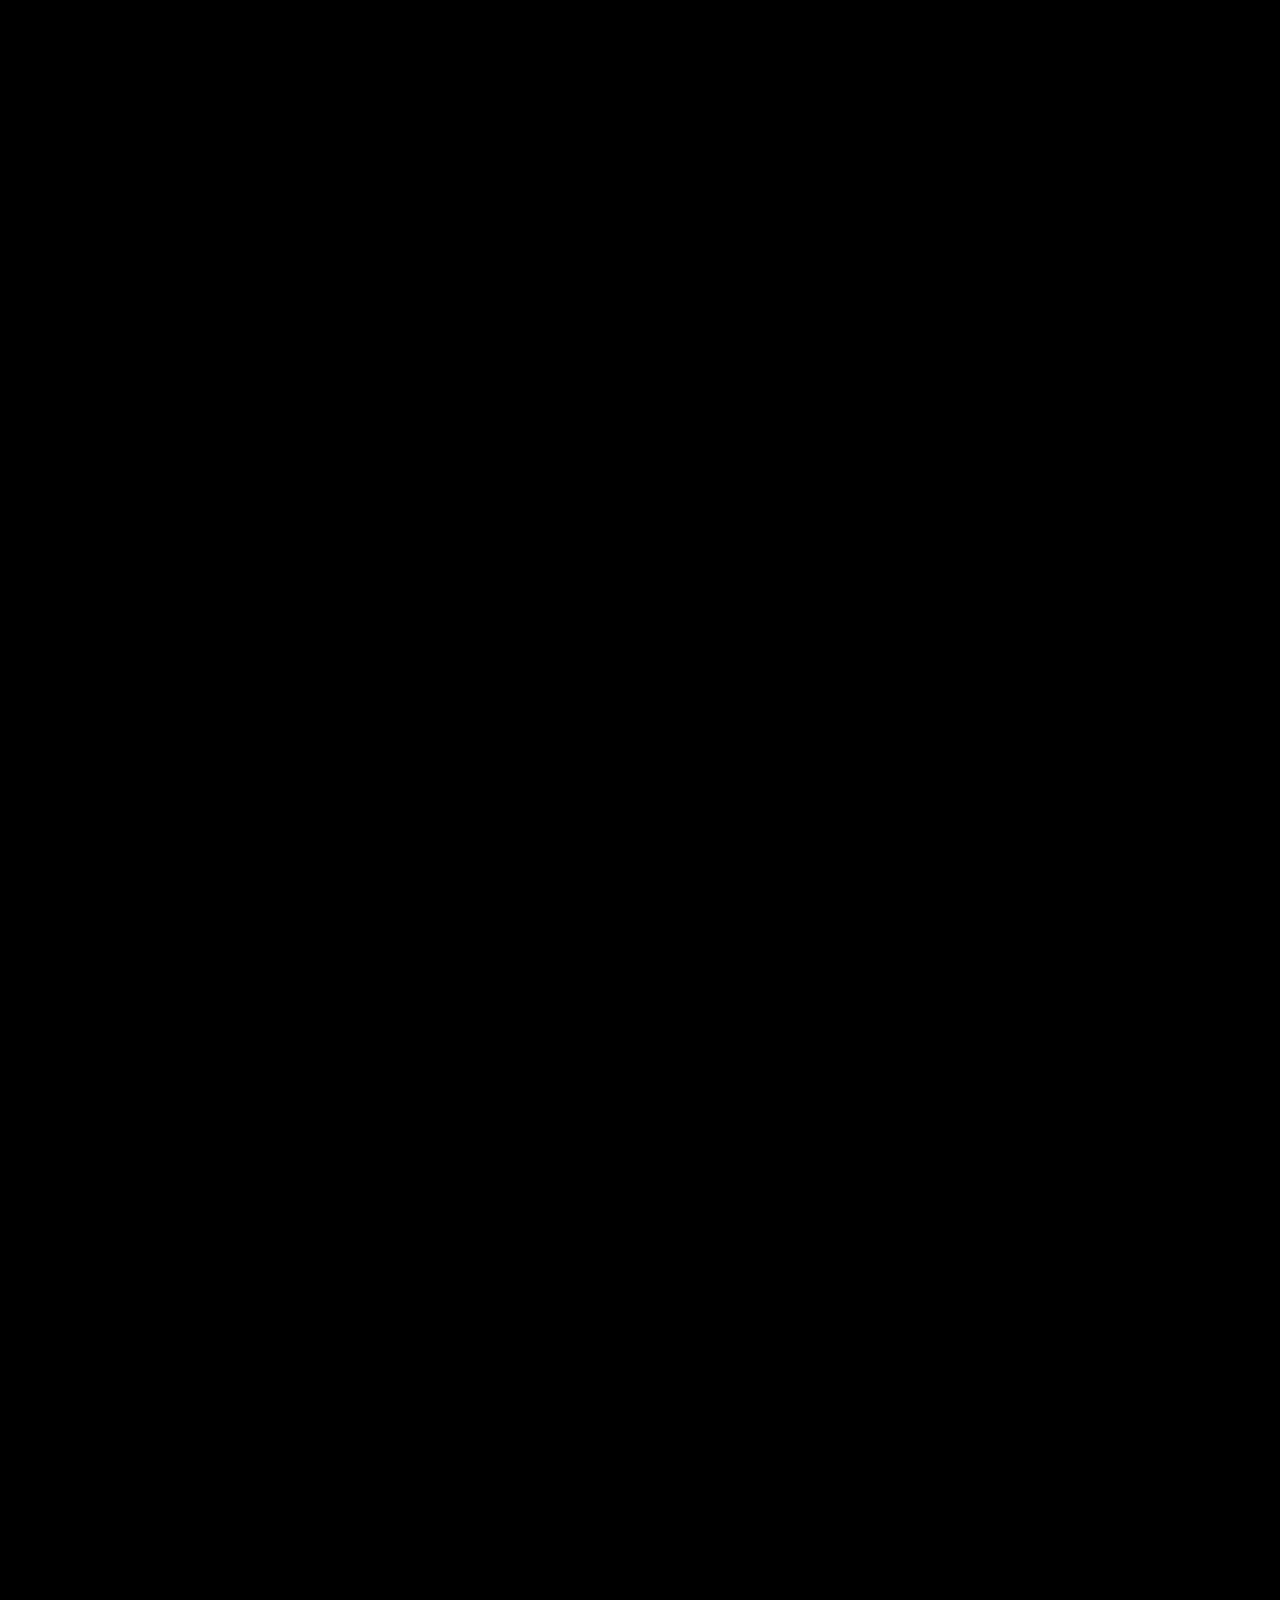
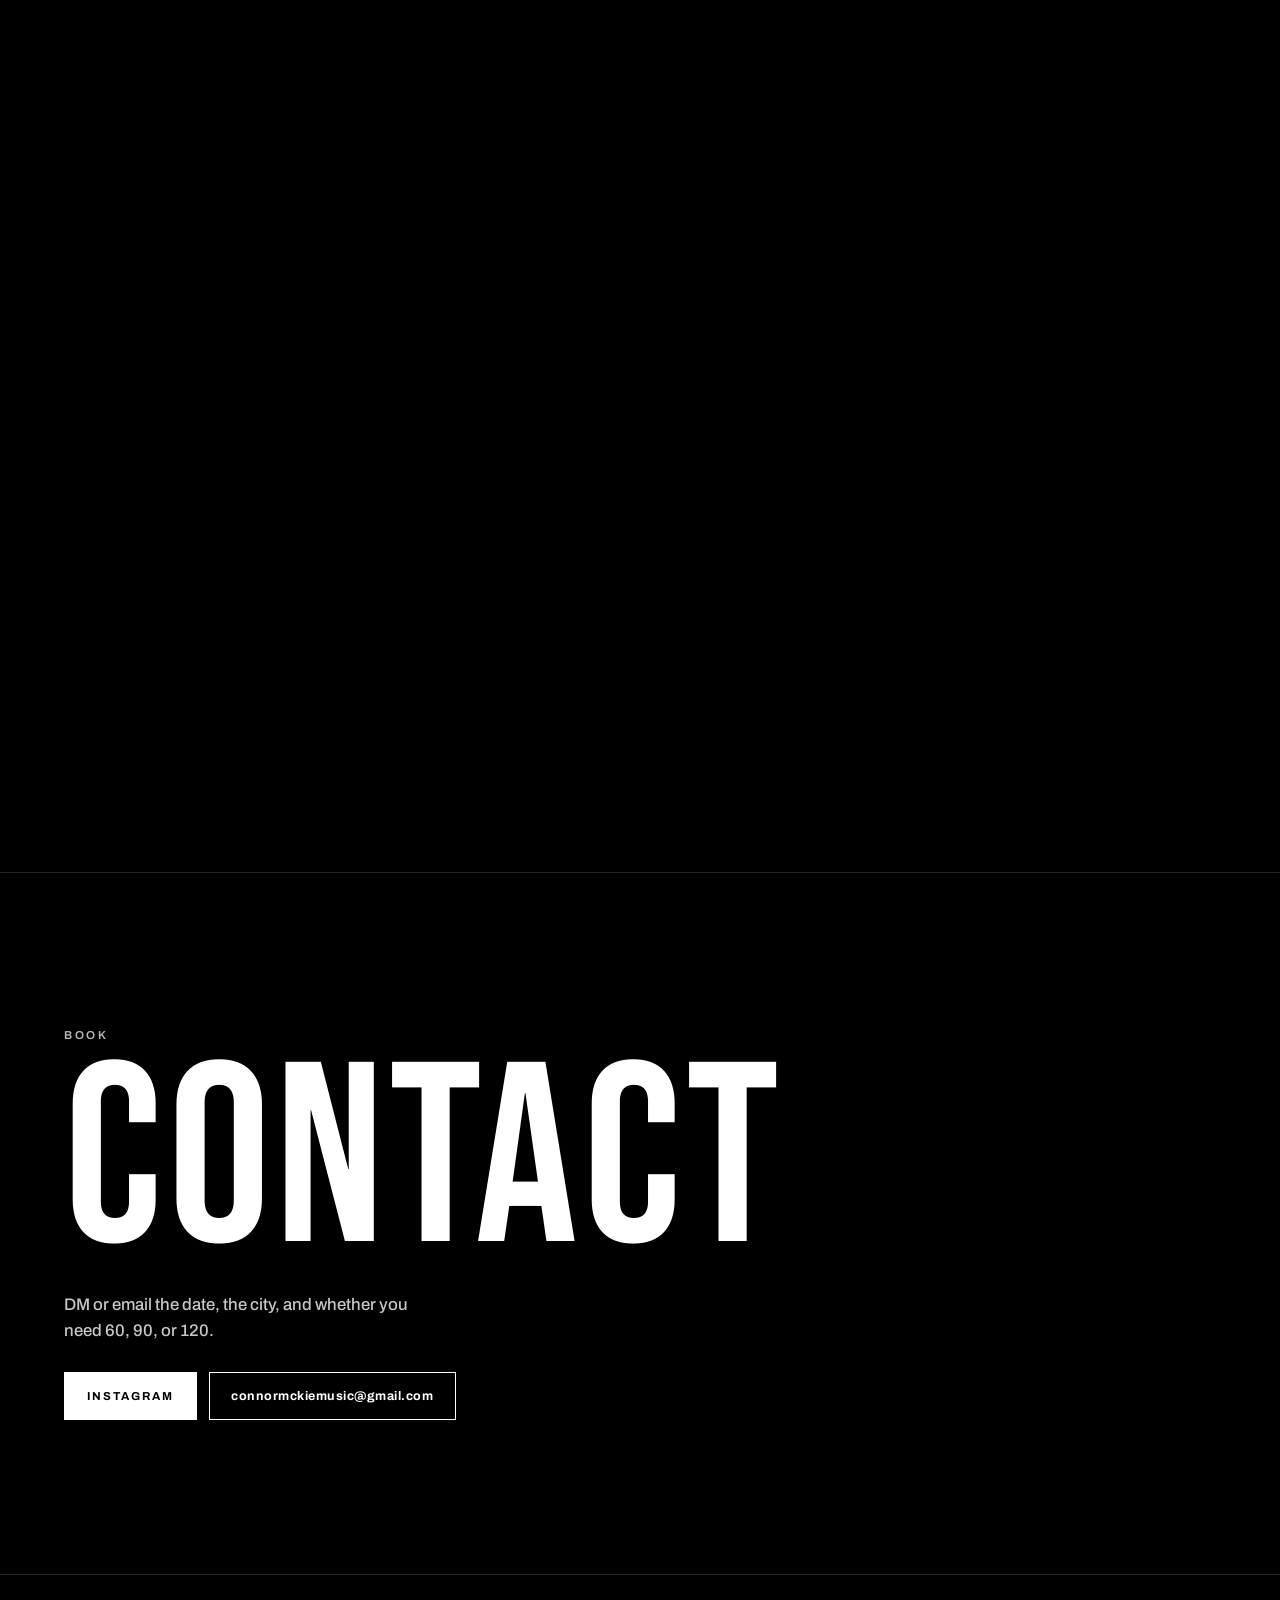
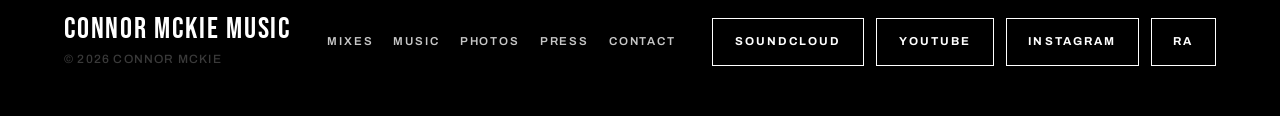
<file: about.html>
<!DOCTYPE html>
<html lang="en">
  <head>
    <meta charset="UTF-8" />
    <meta http-equiv="refresh" content="0; url=index.html#press" />
    <link rel="canonical" href="index.html#press" />
    <title>Press — Connor McKie</title>
    <script>location.replace("index.html#press");</script>
  </head>
  <body>
    <p><a href="index.html#press">Press</a></p>
  </body>
</html>
</file>
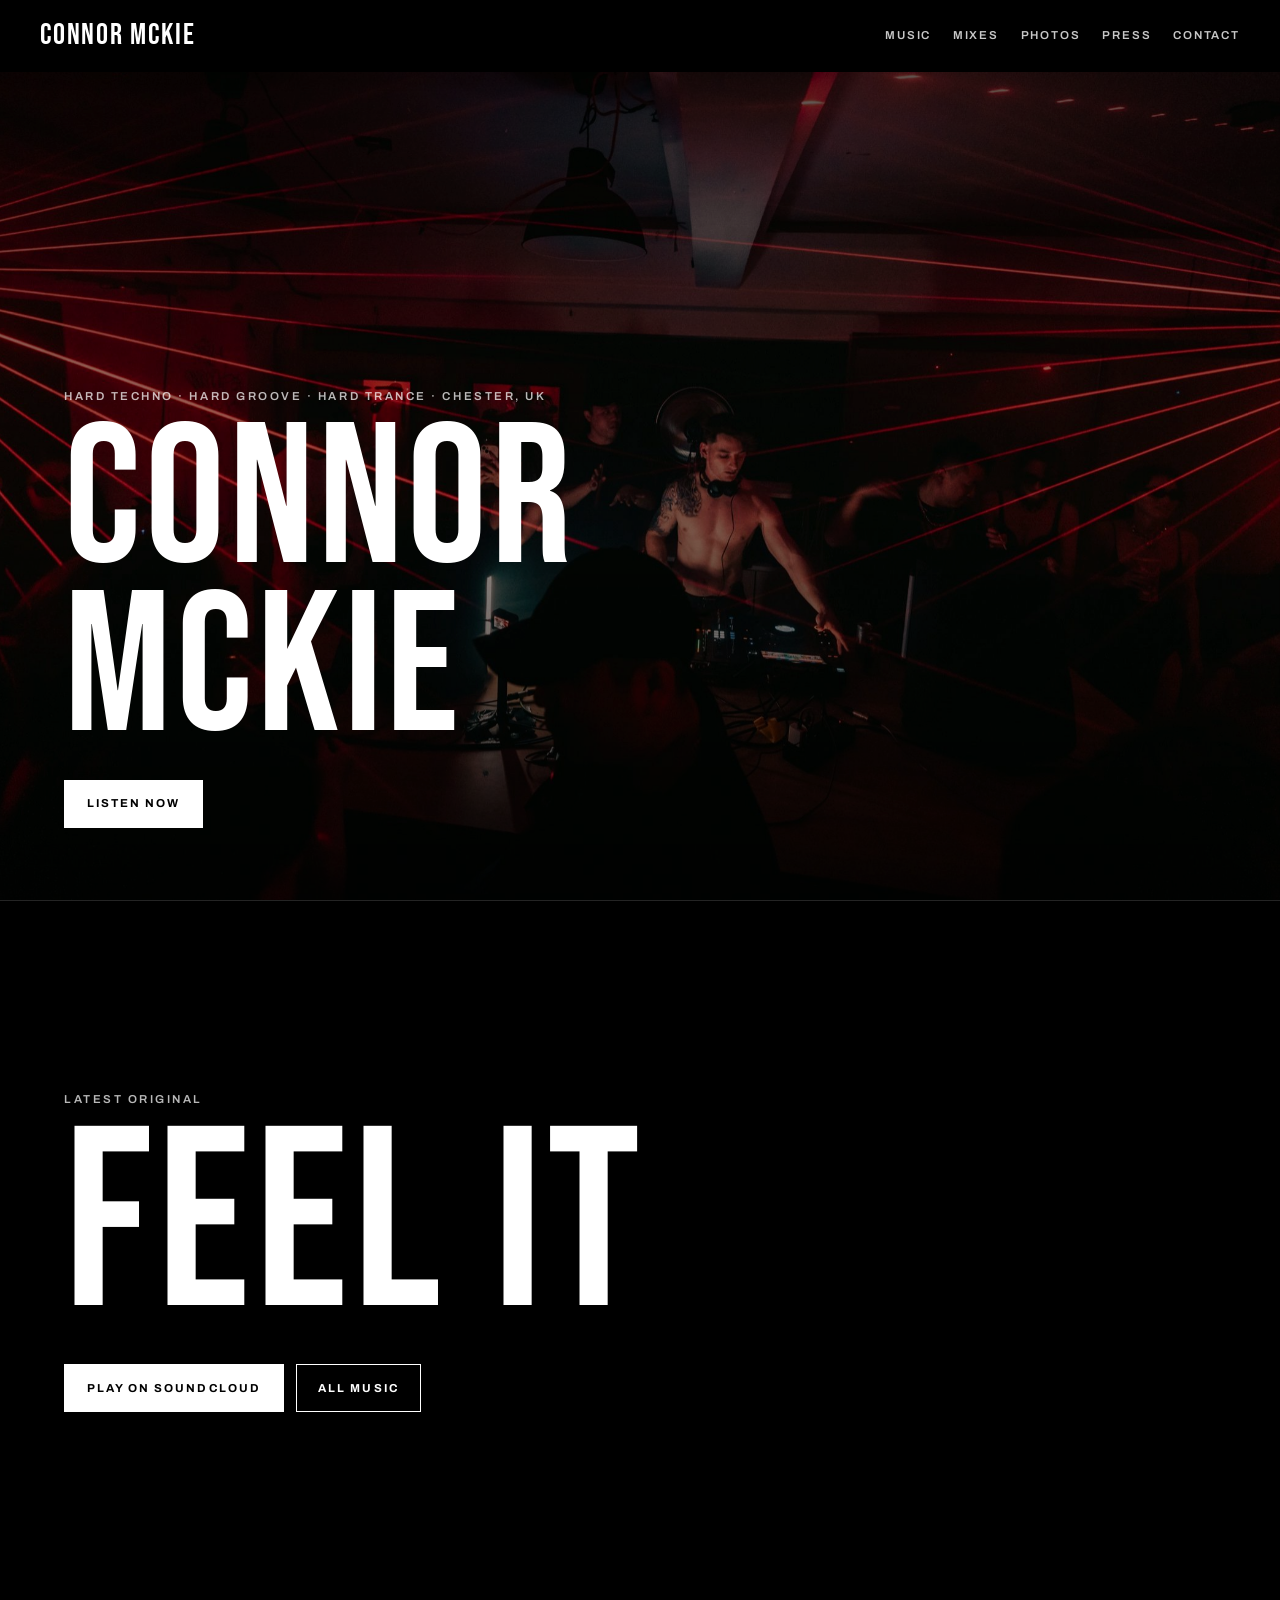
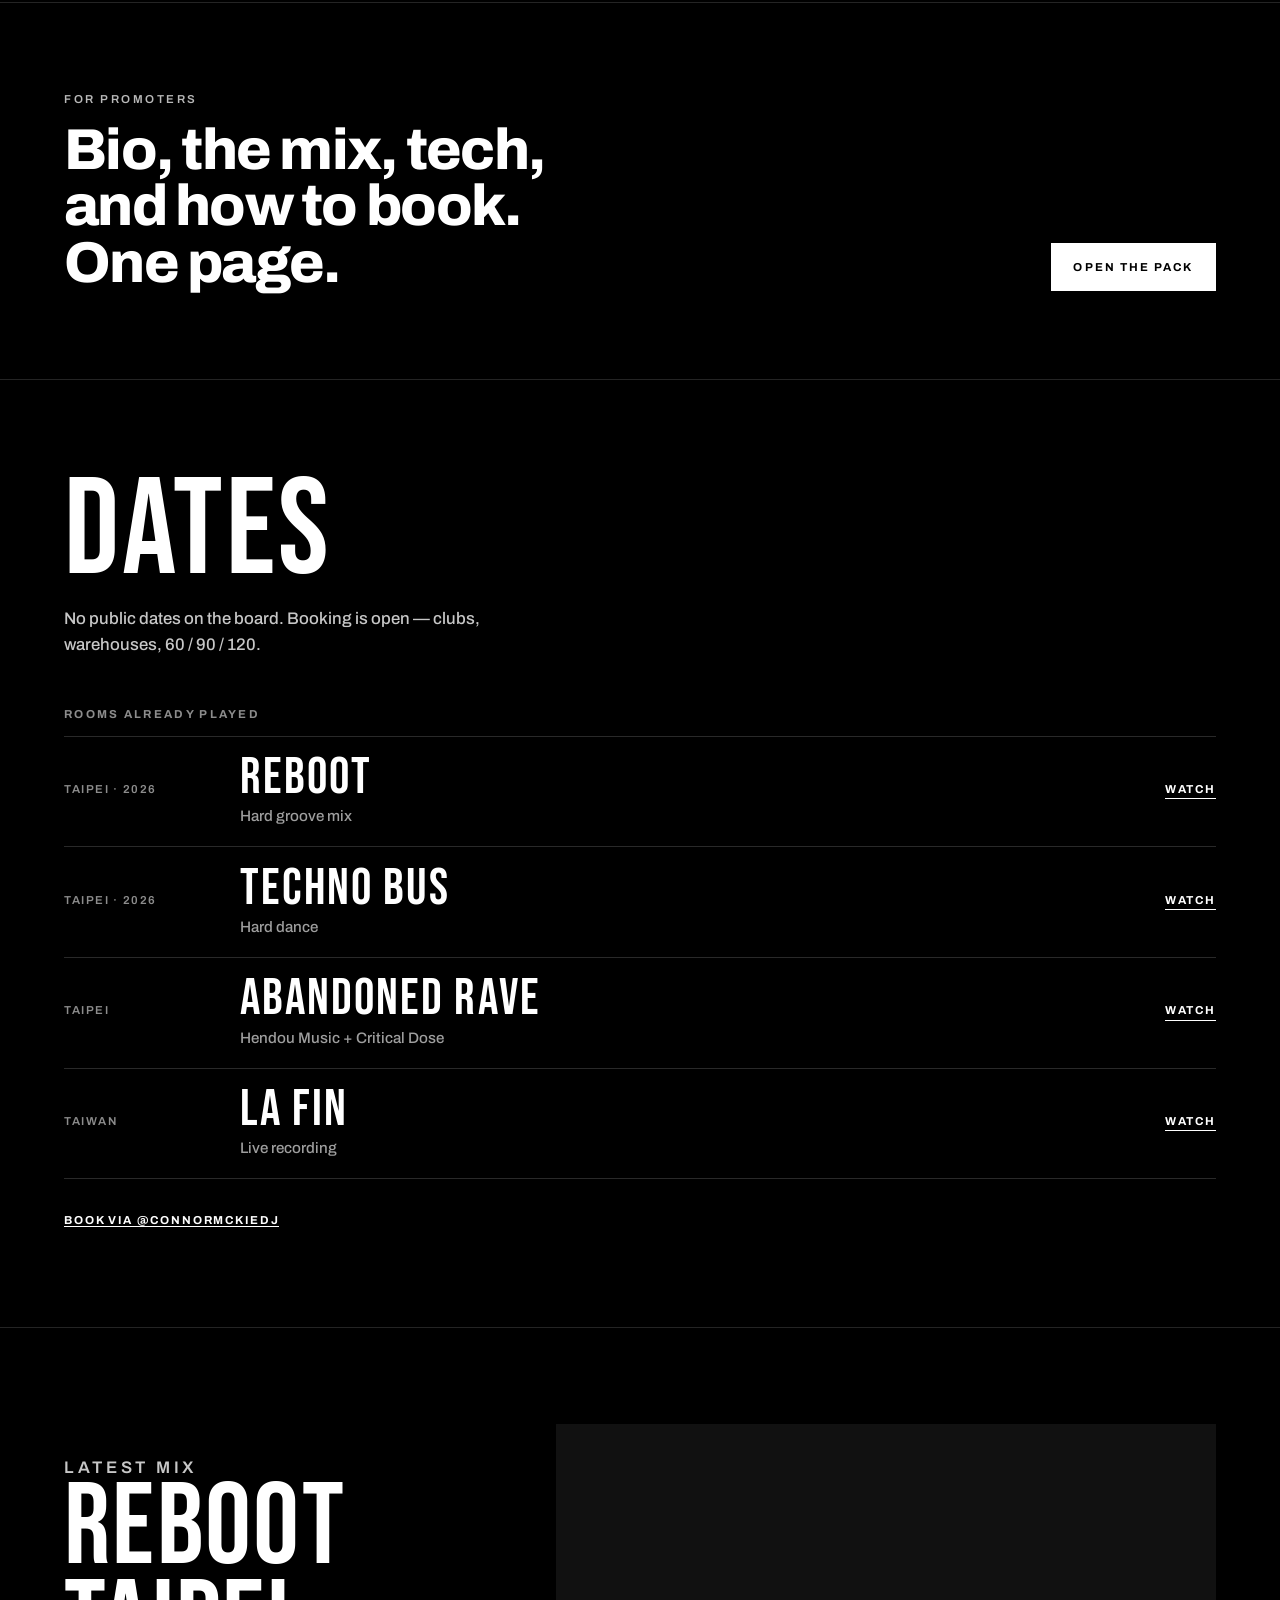
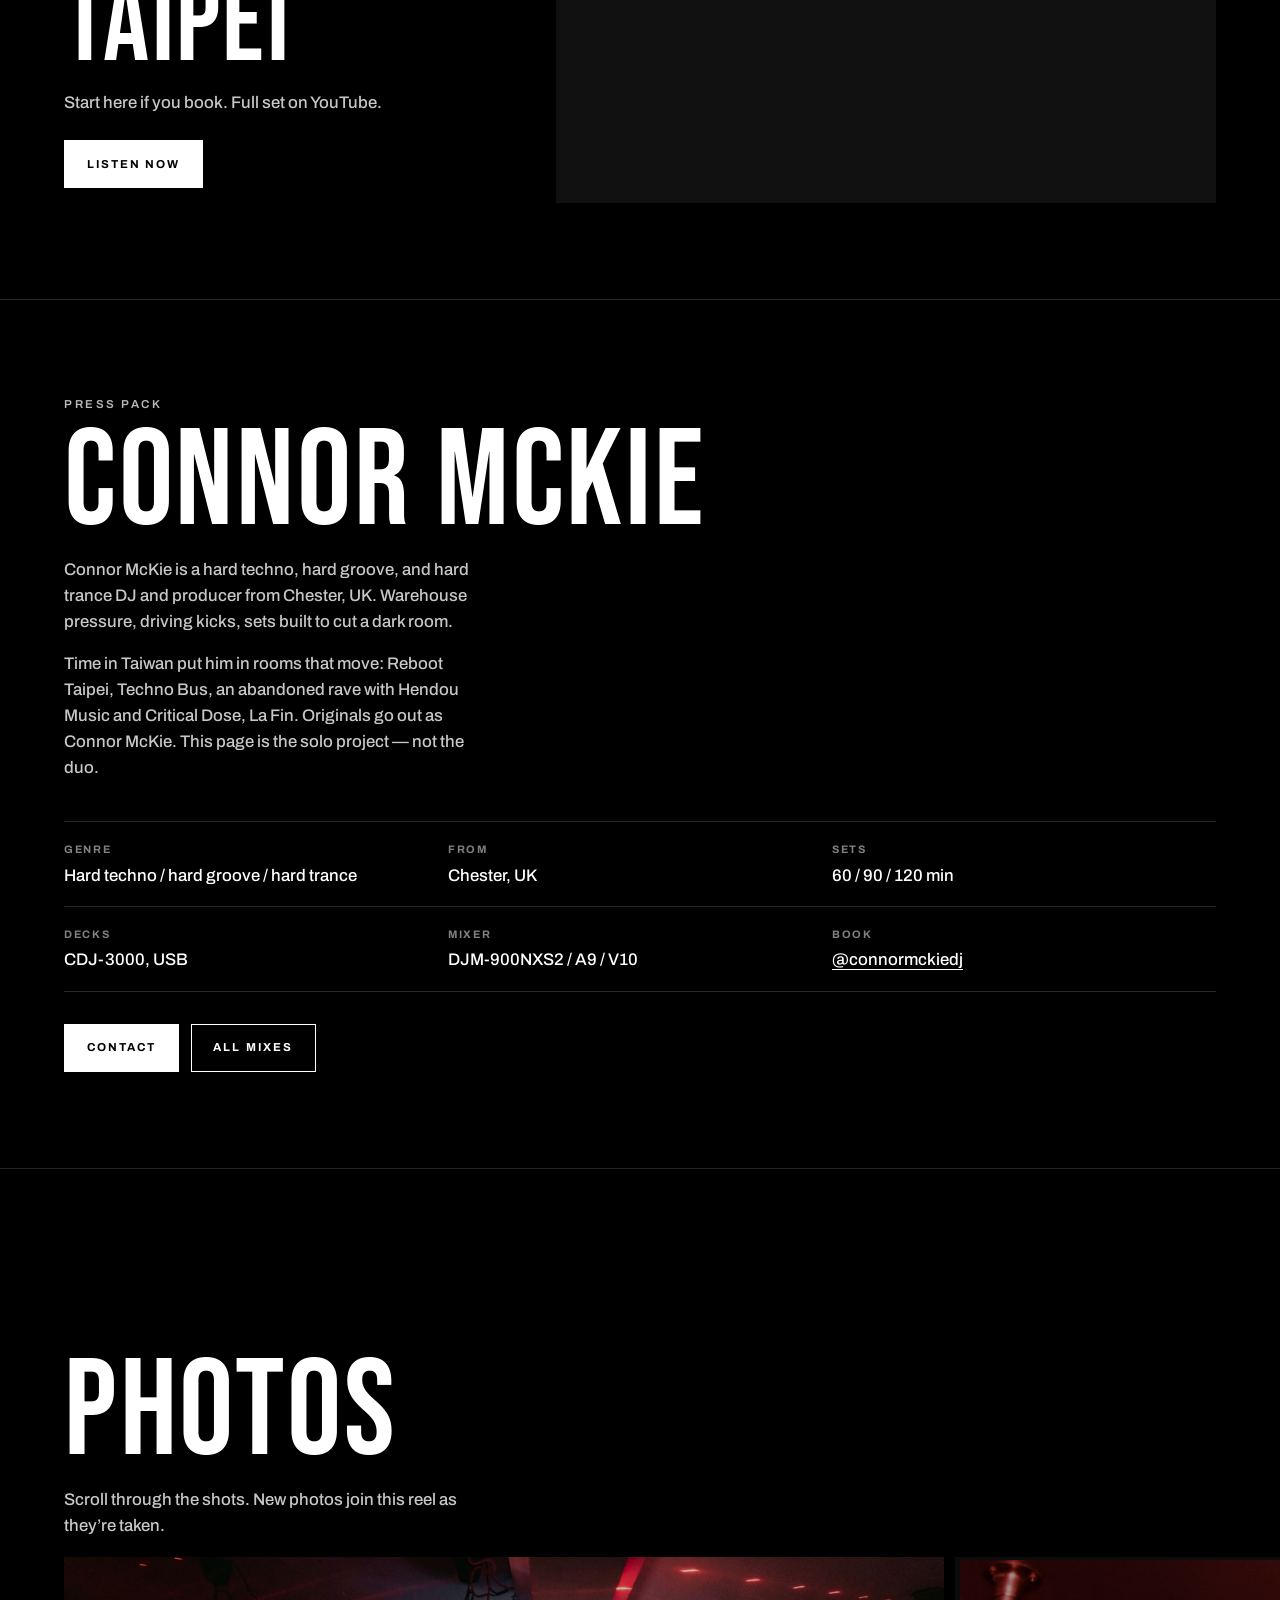
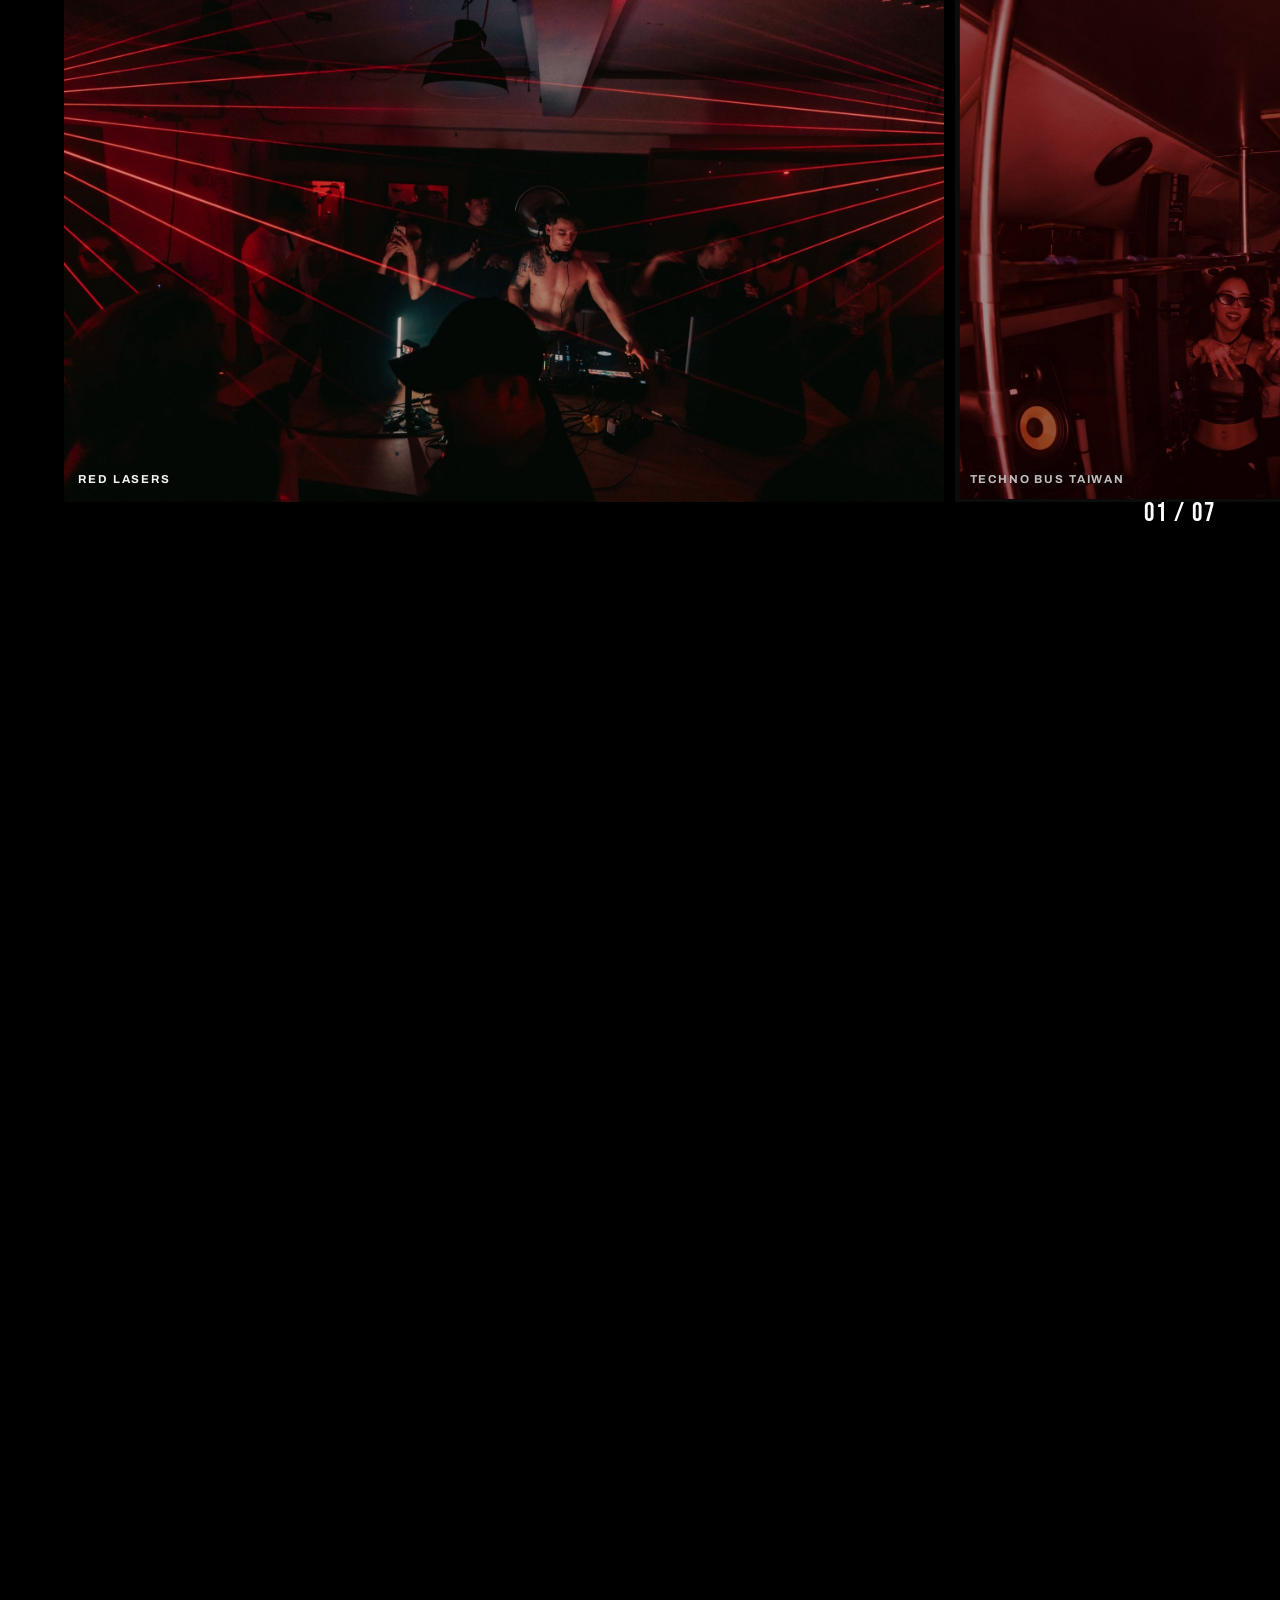
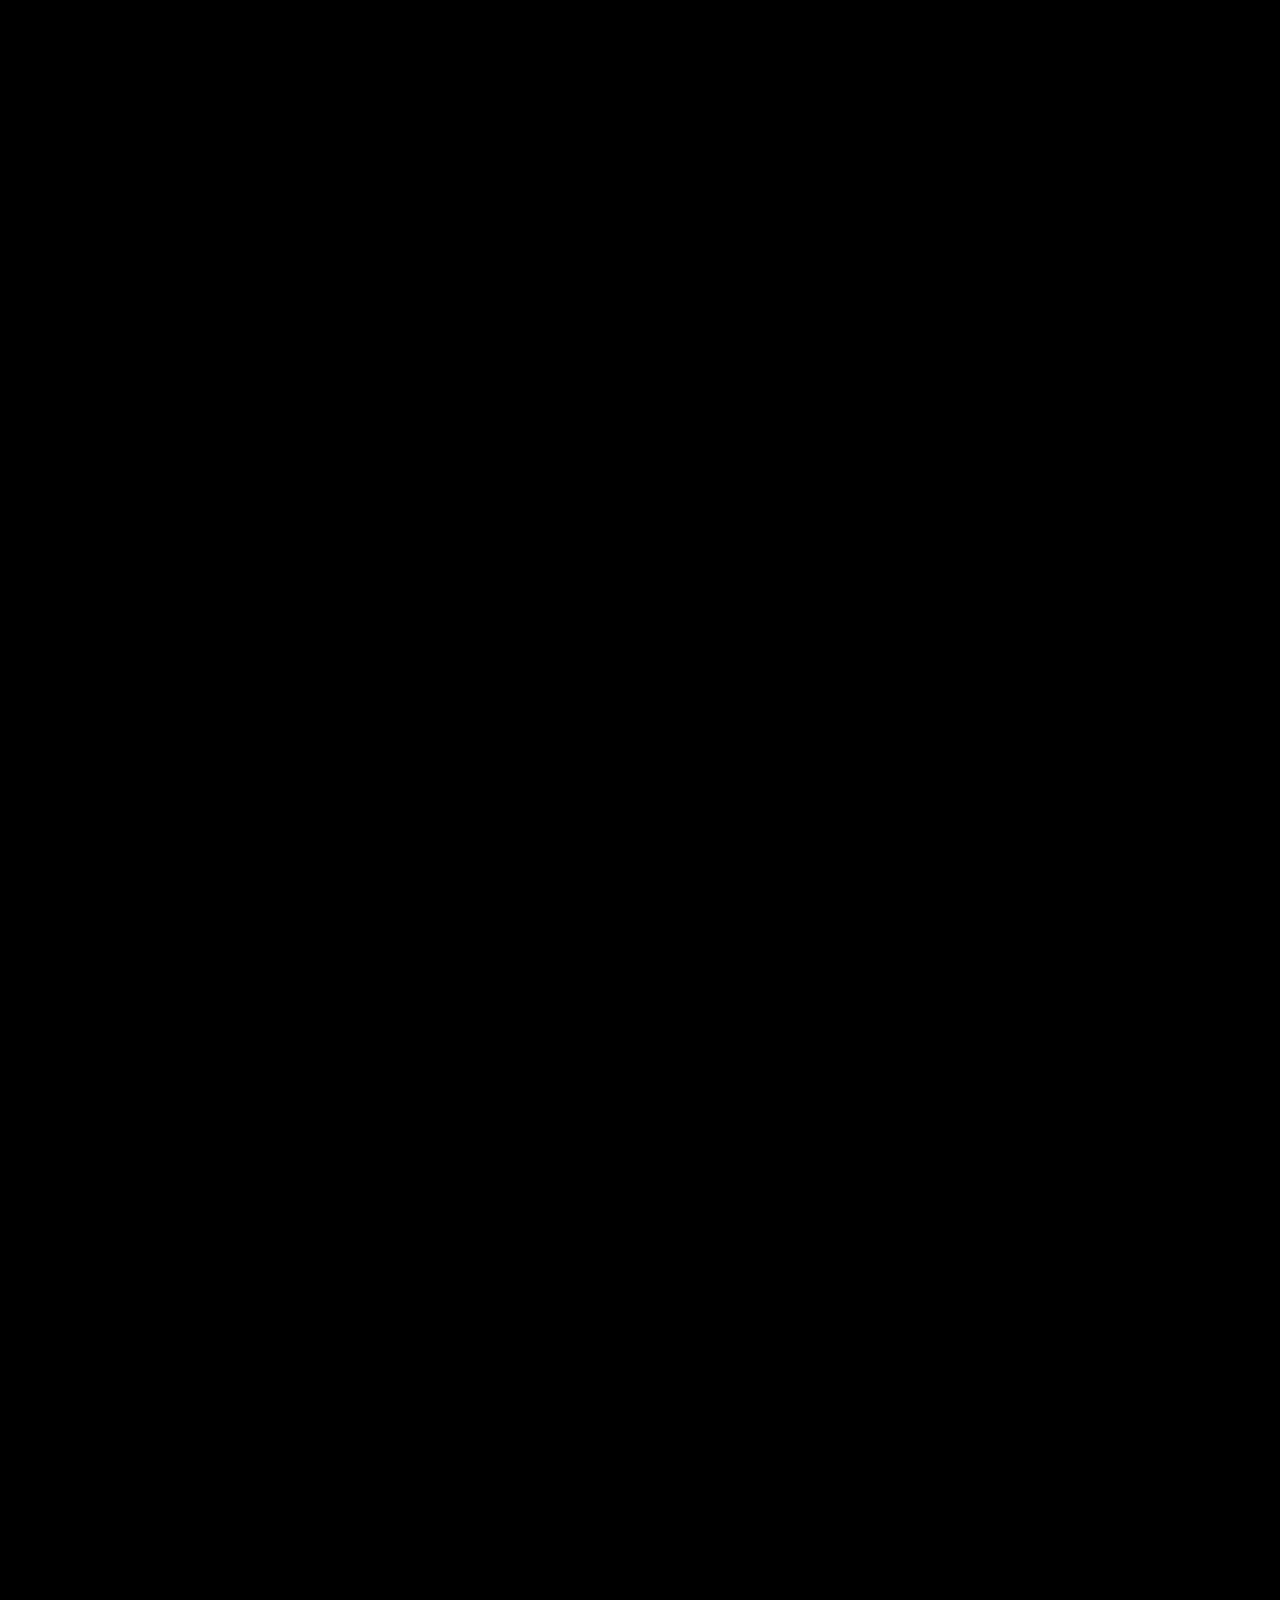
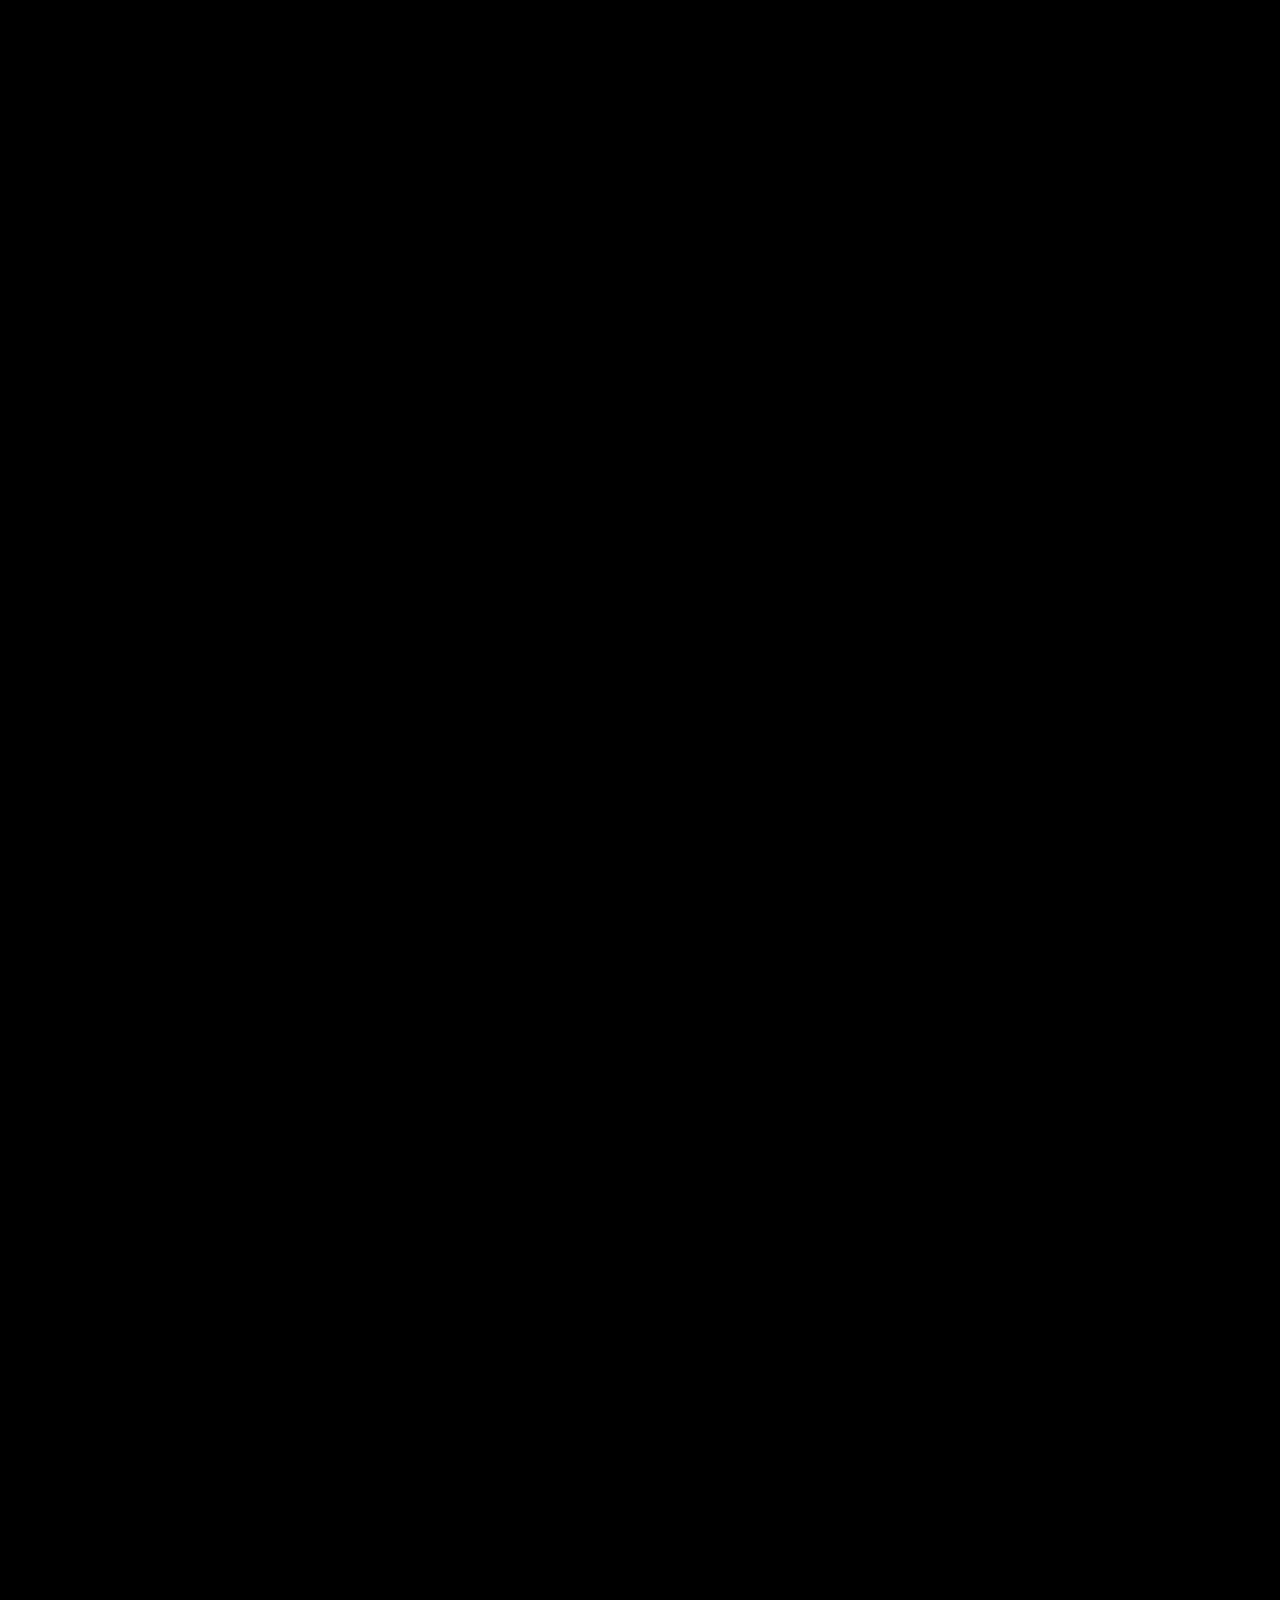
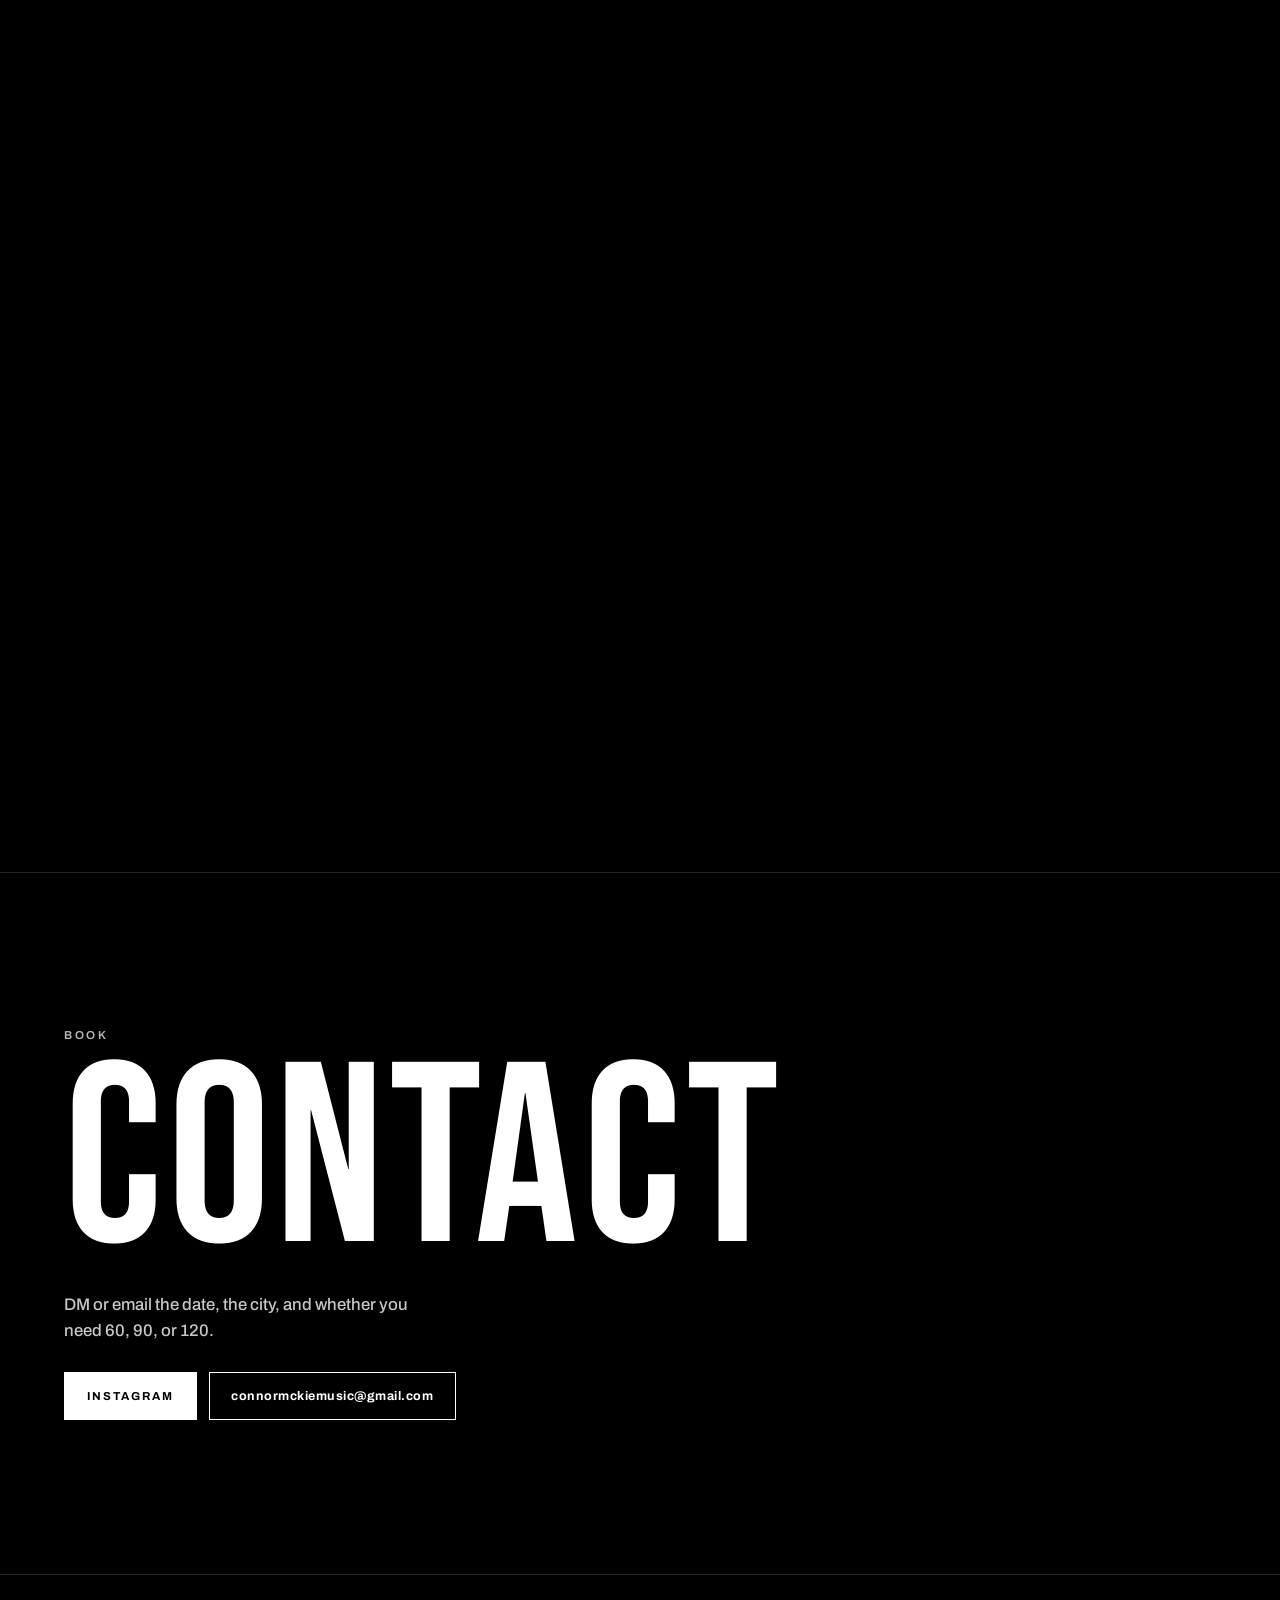
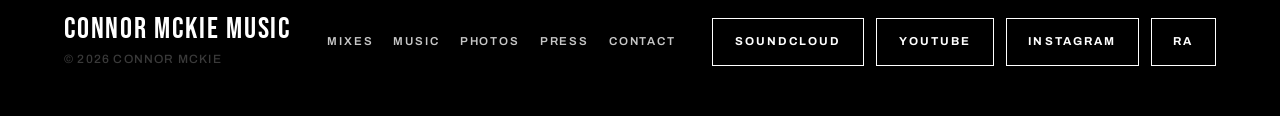
<file: contact.html>
<!DOCTYPE html>
<html lang="en">
  <head>
    <meta charset="UTF-8" />
    <meta http-equiv="refresh" content="0; url=index.html#contact" />
    <link rel="canonical" href="index.html#contact" />
    <title>Contact — Connor McKie</title>
    <script>location.replace("index.html#contact");</script>
  </head>
  <body>
    <p><a href="index.html#contact">Contact</a></p>
  </body>
</html>
</file>
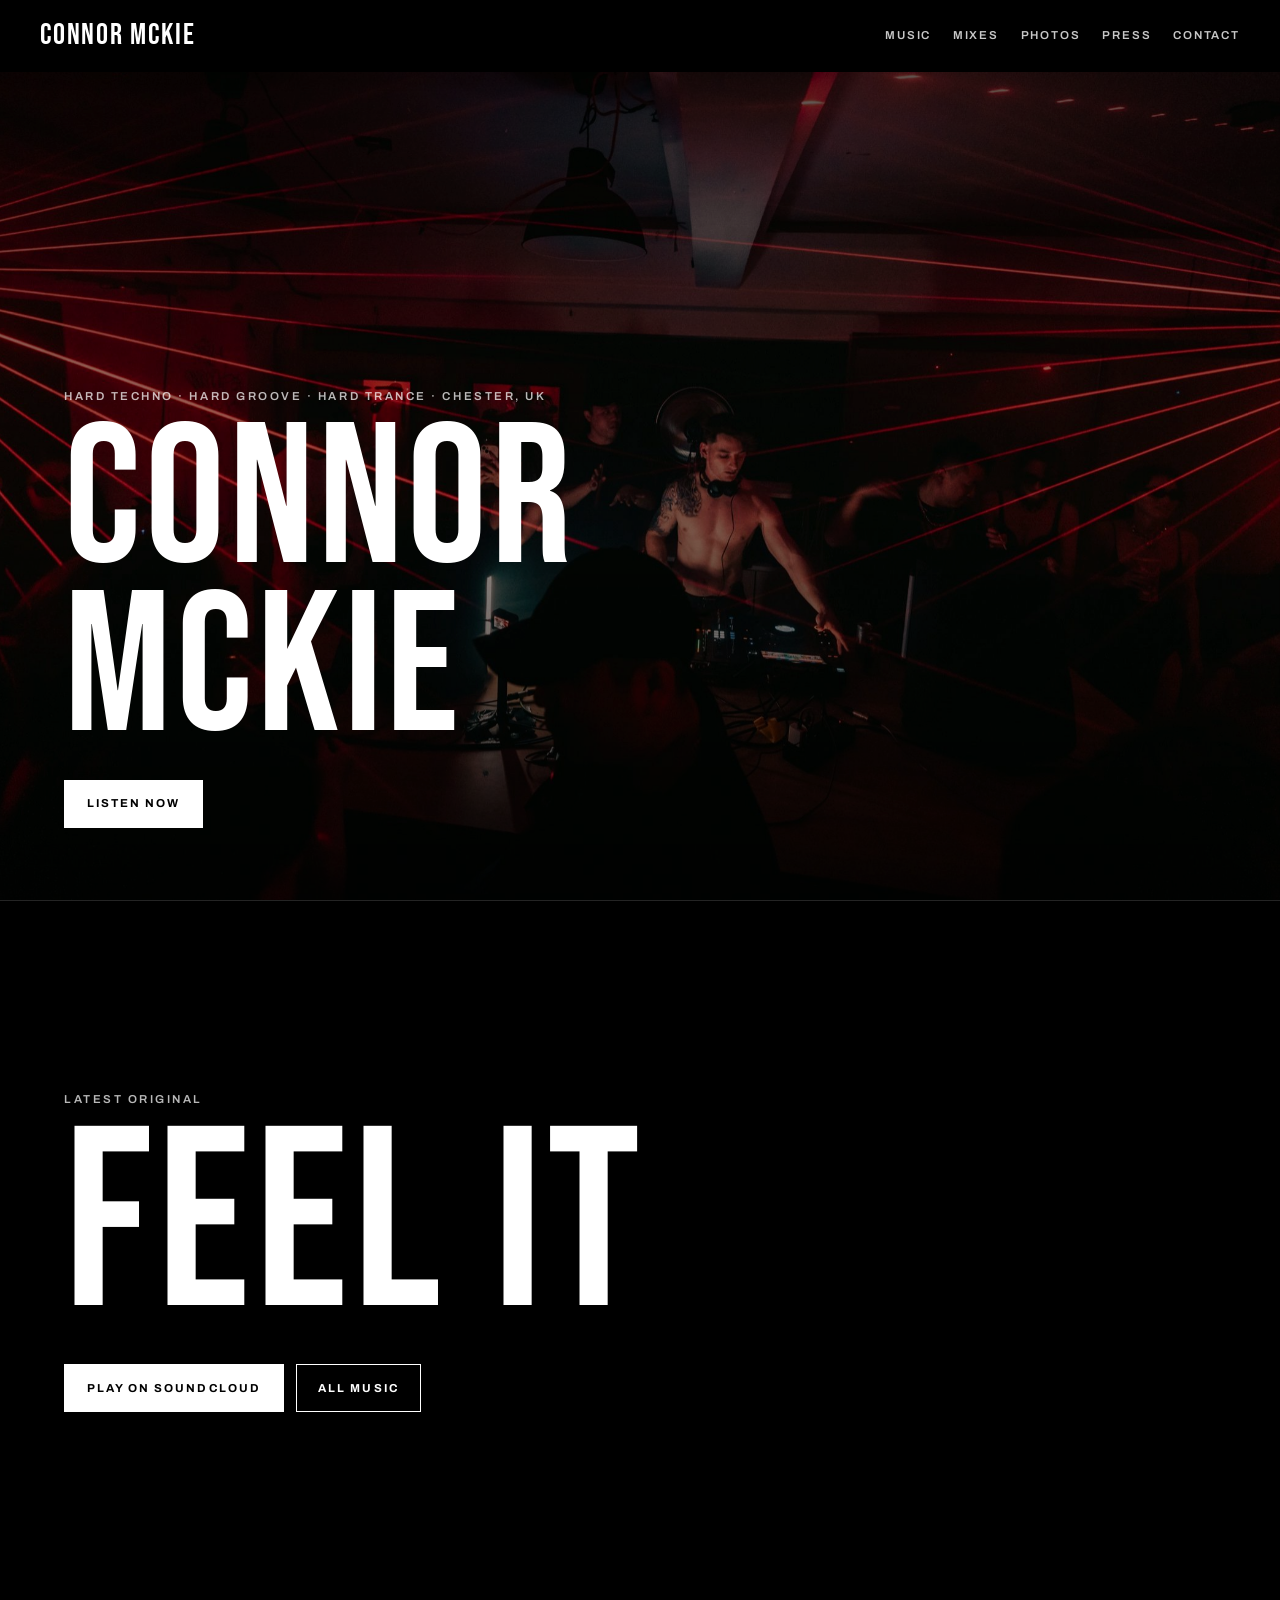
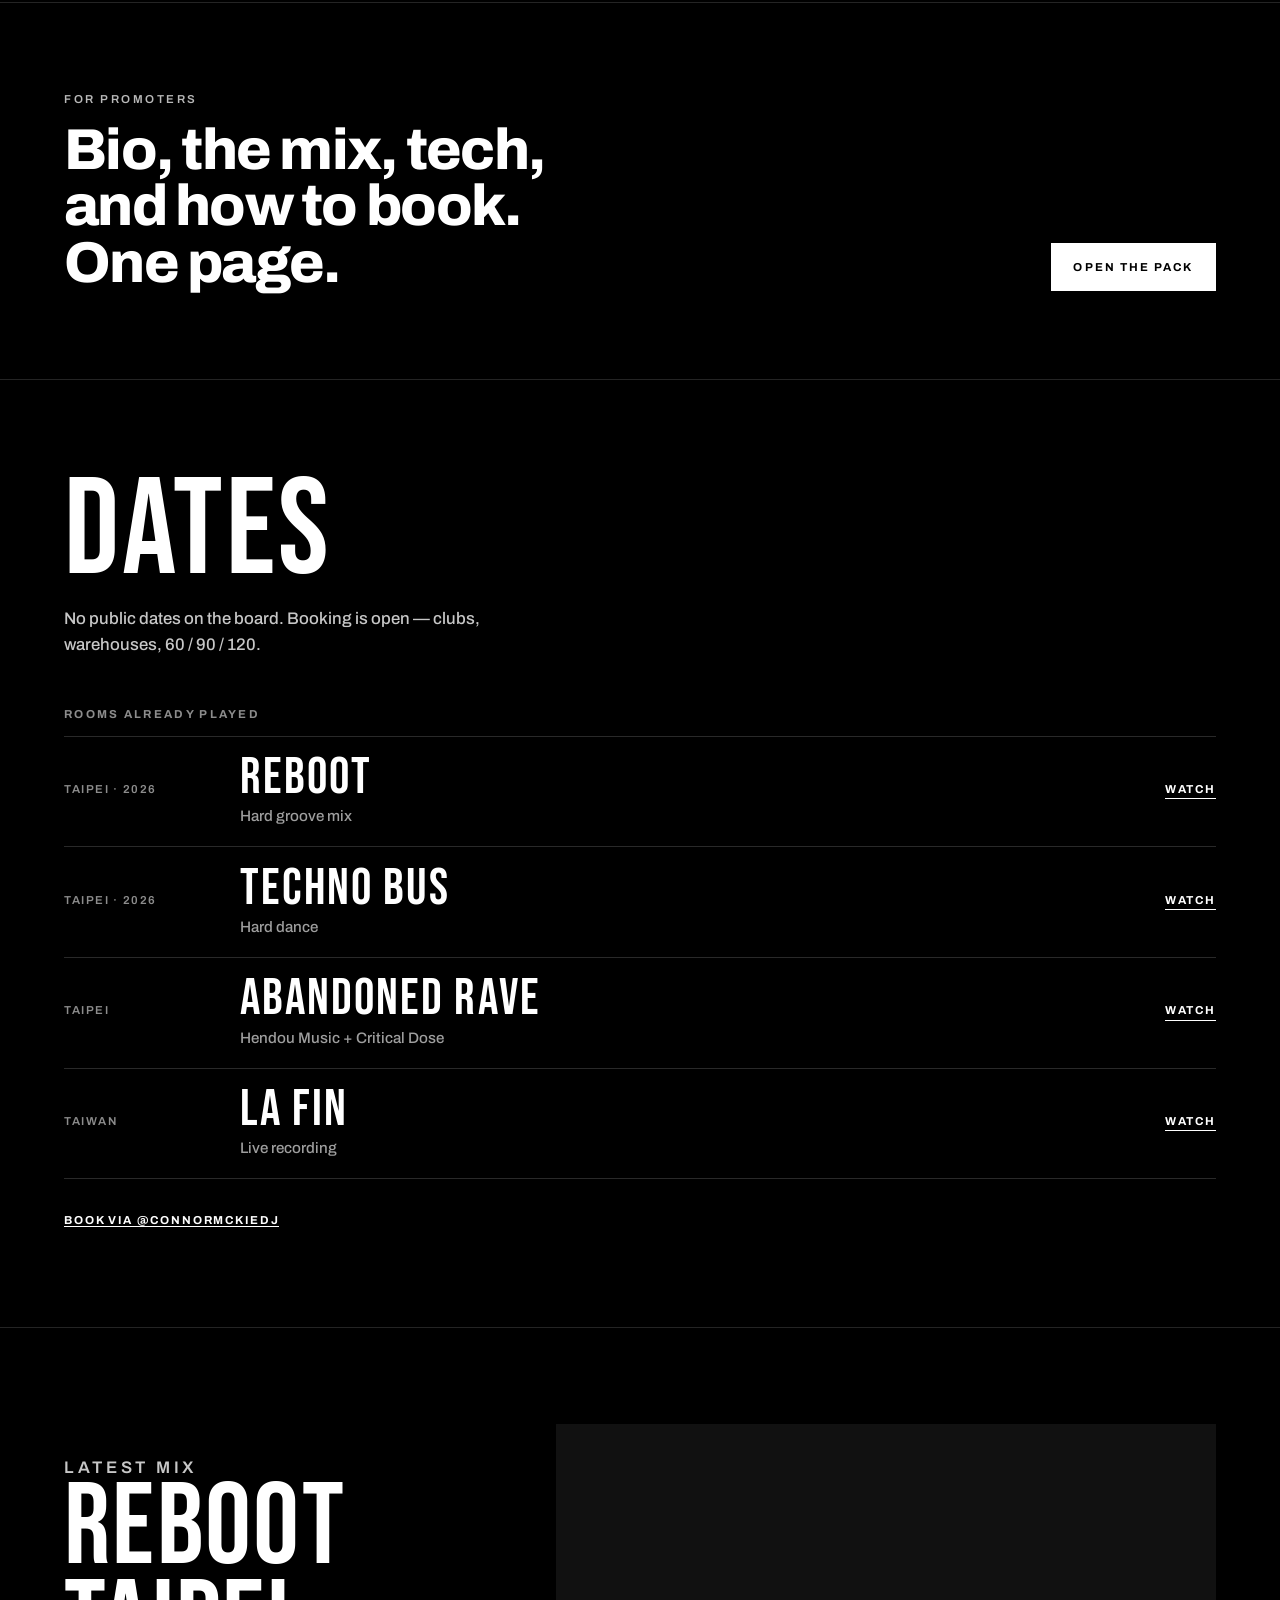
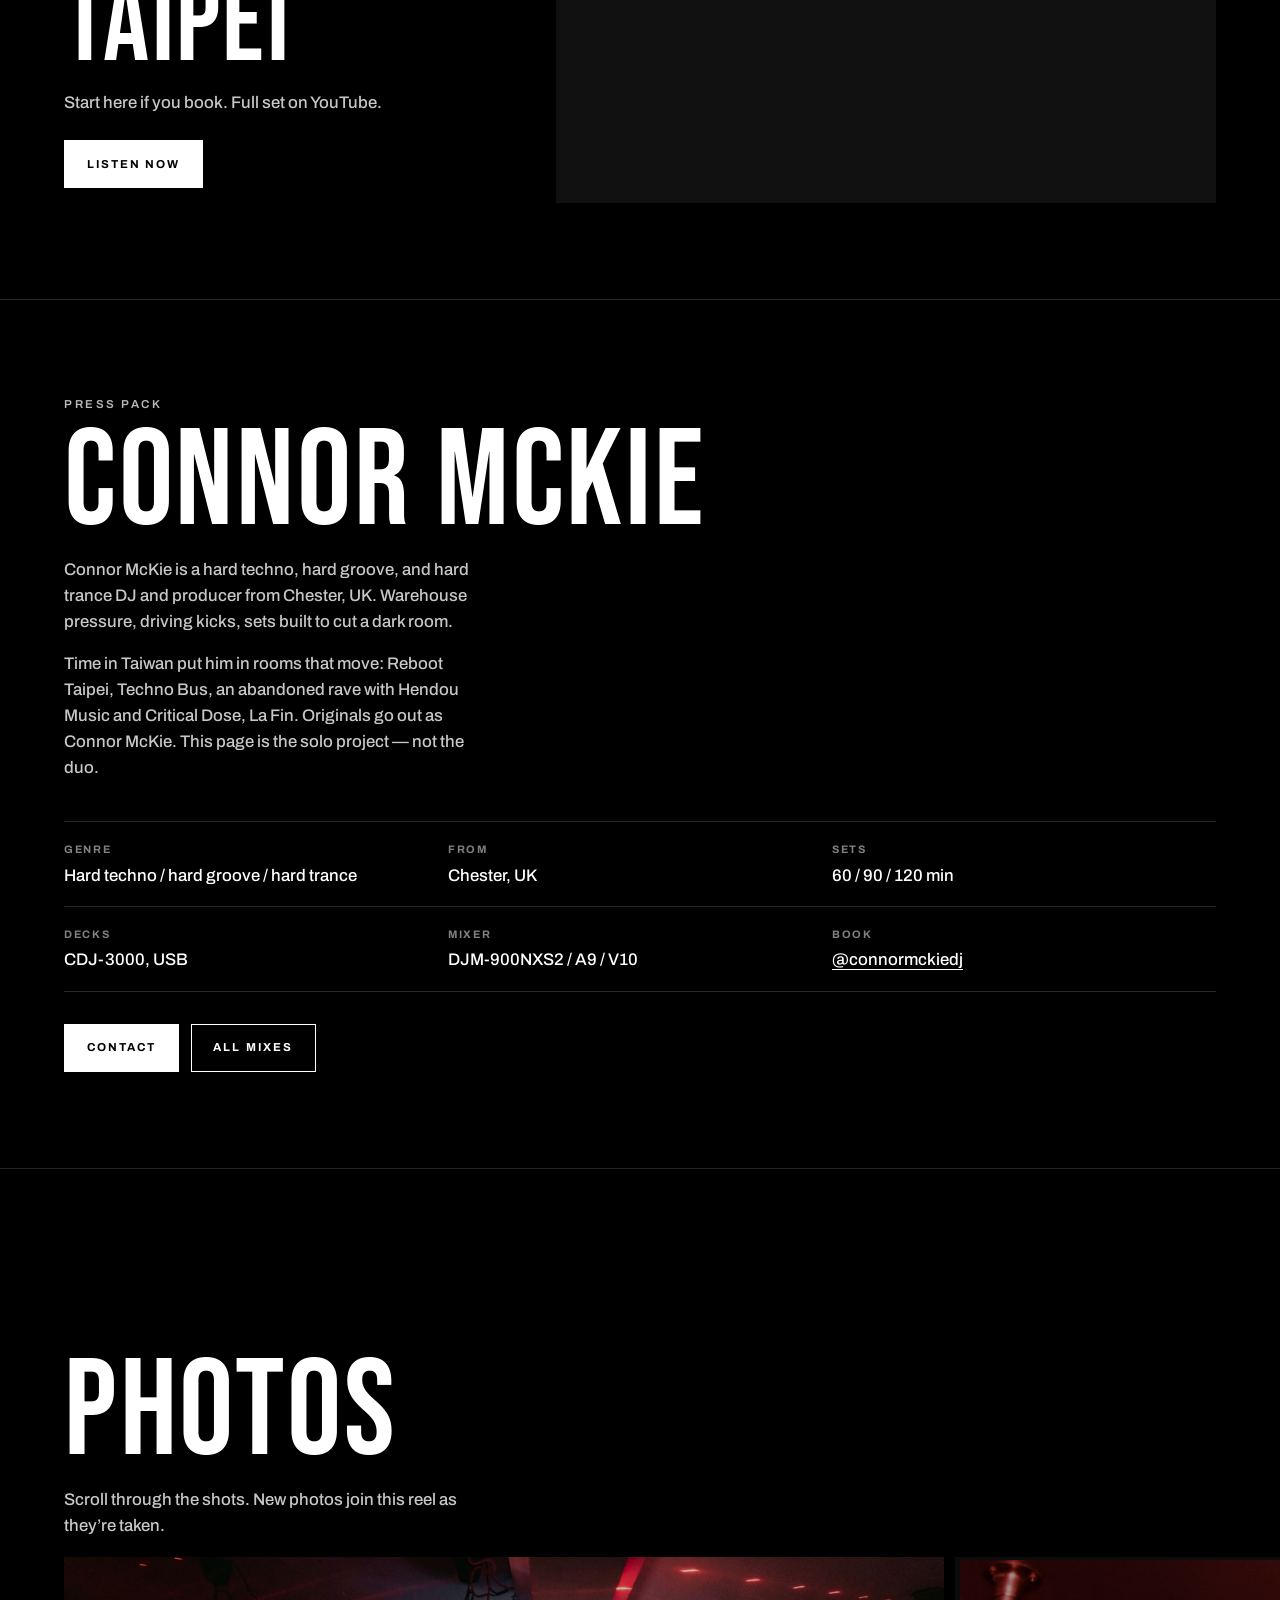
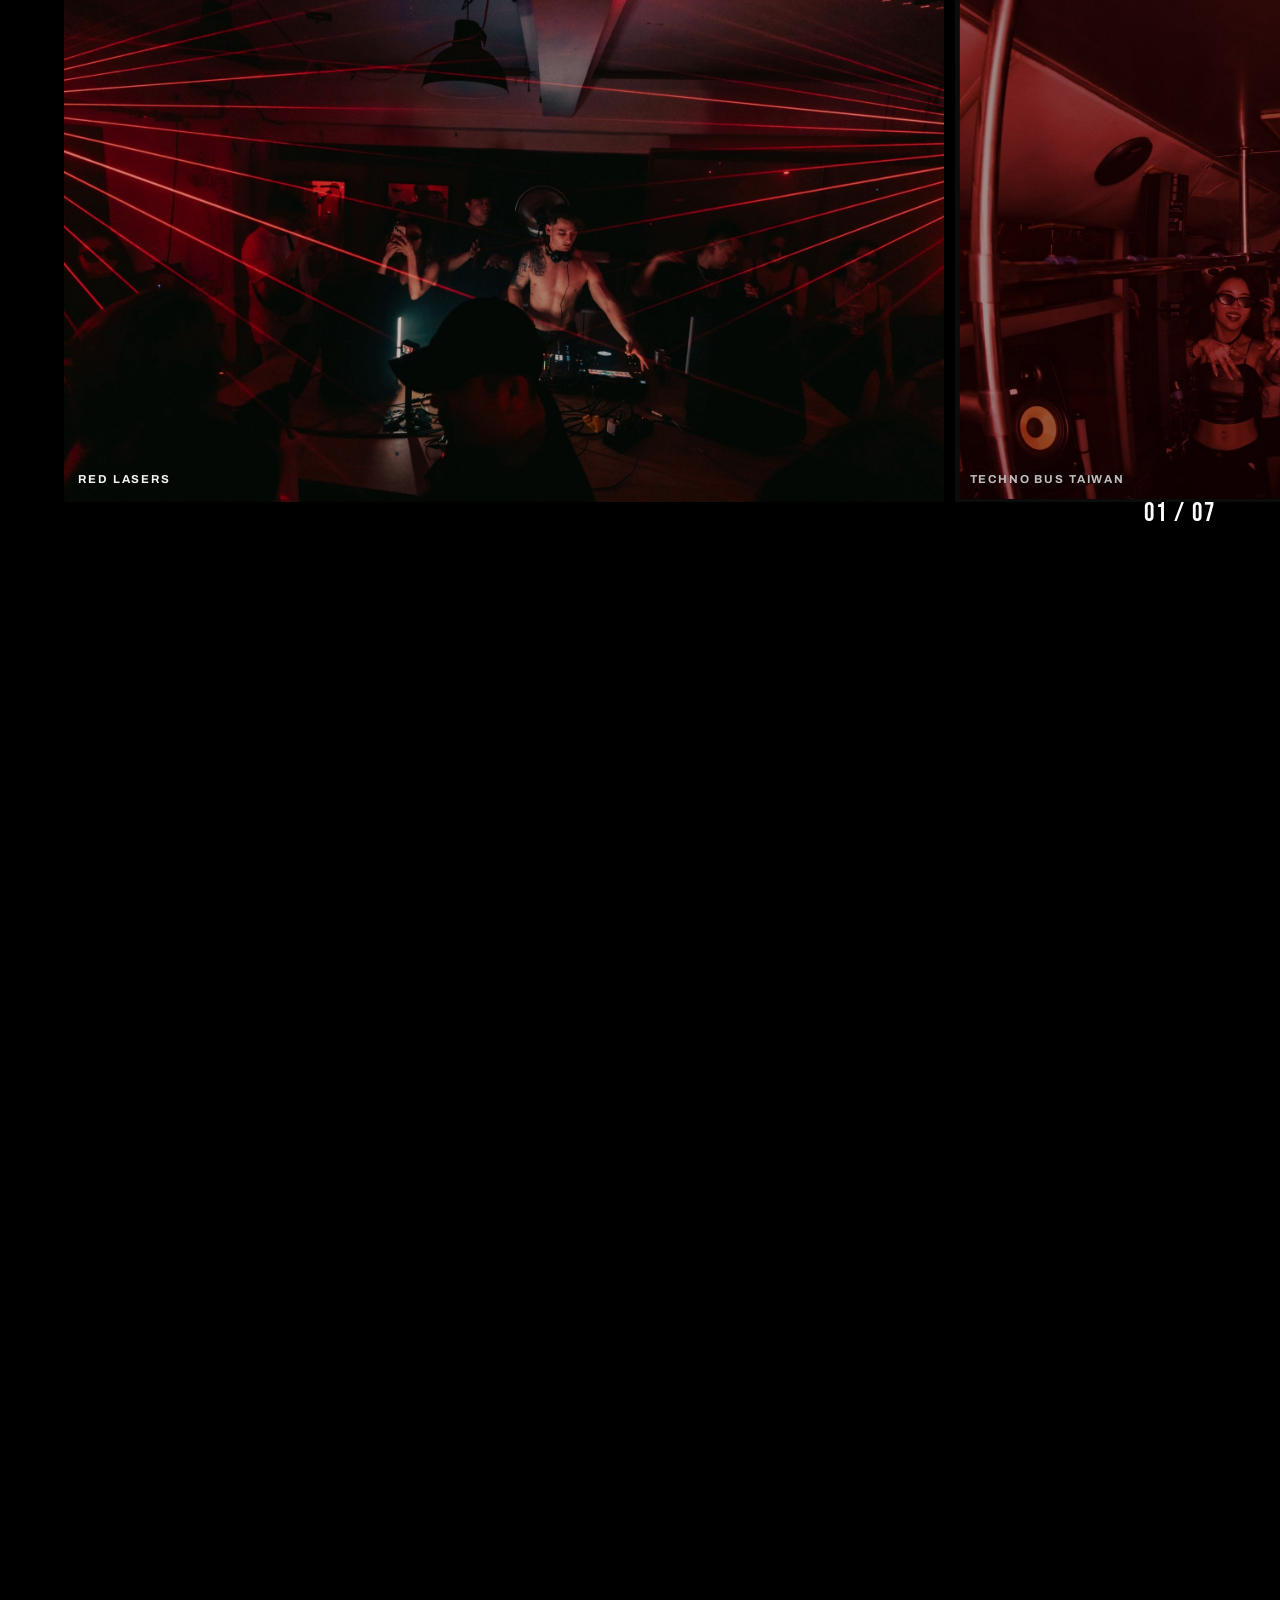
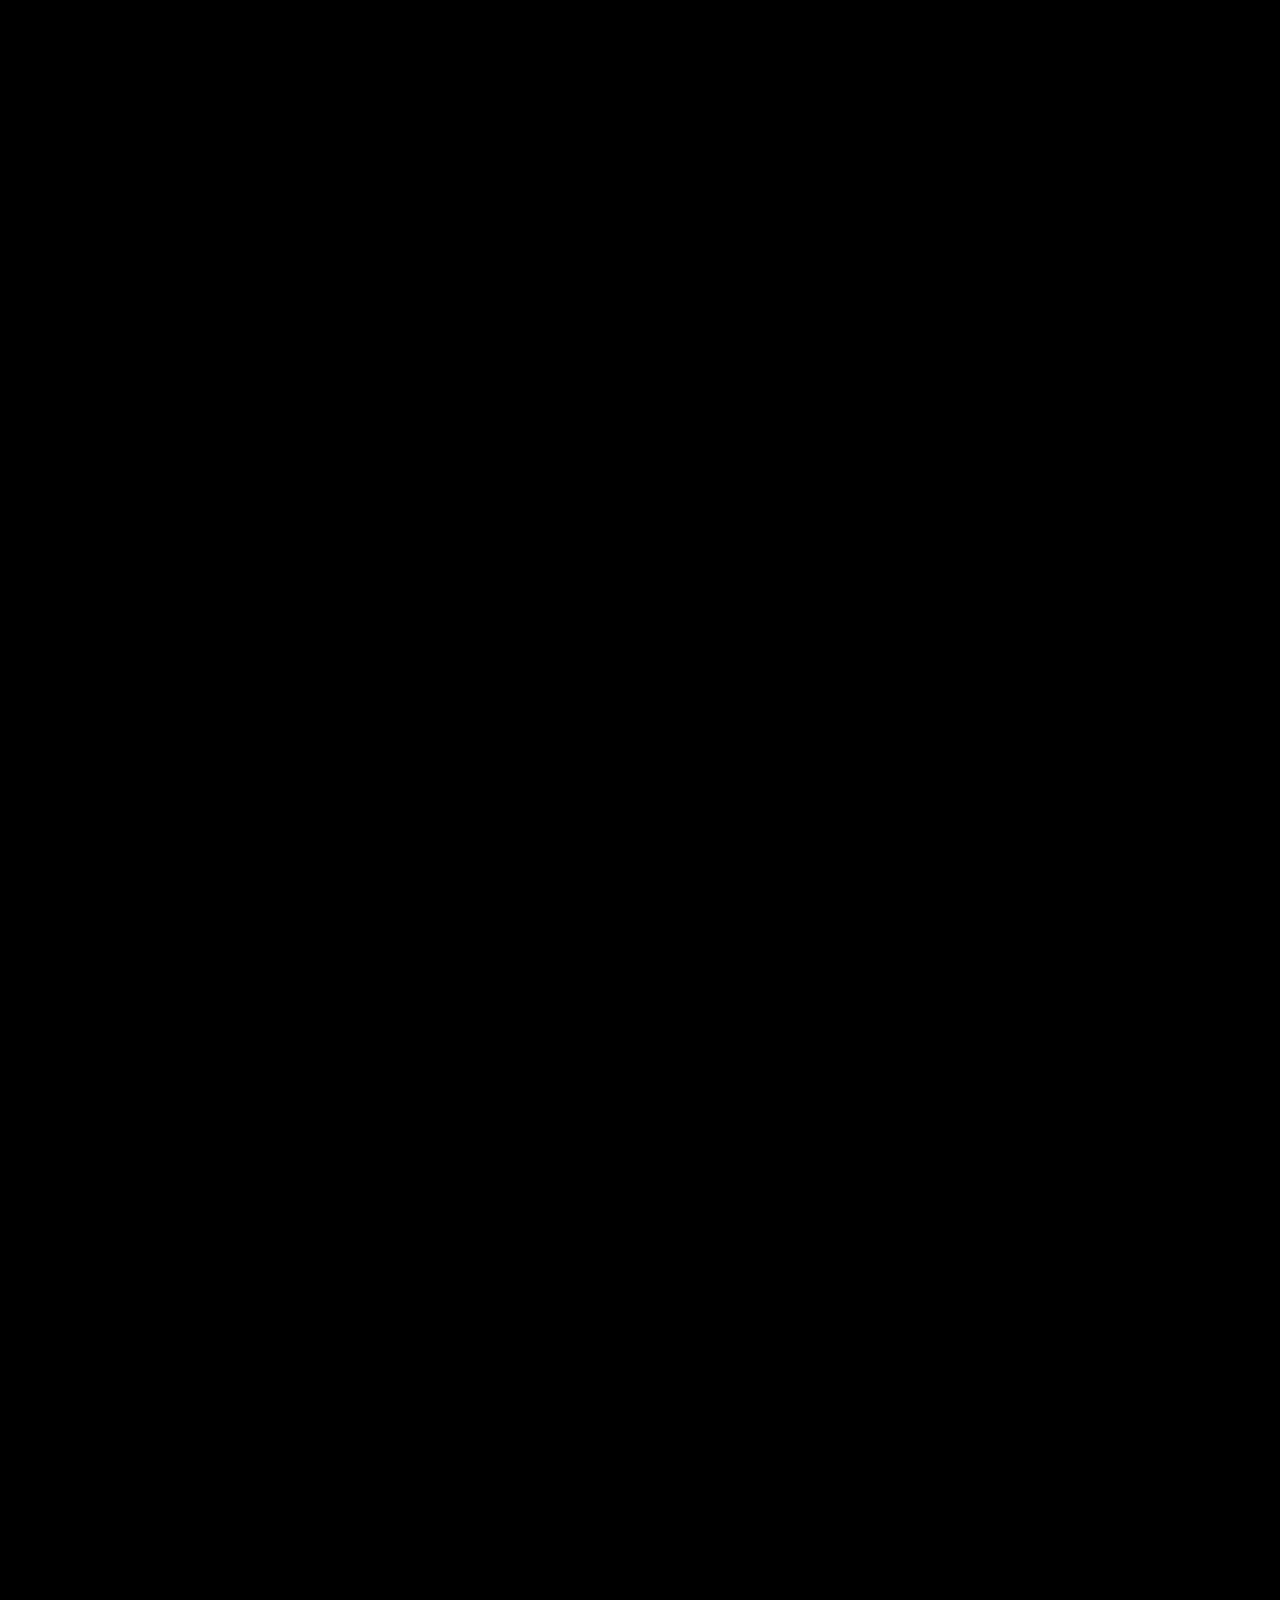
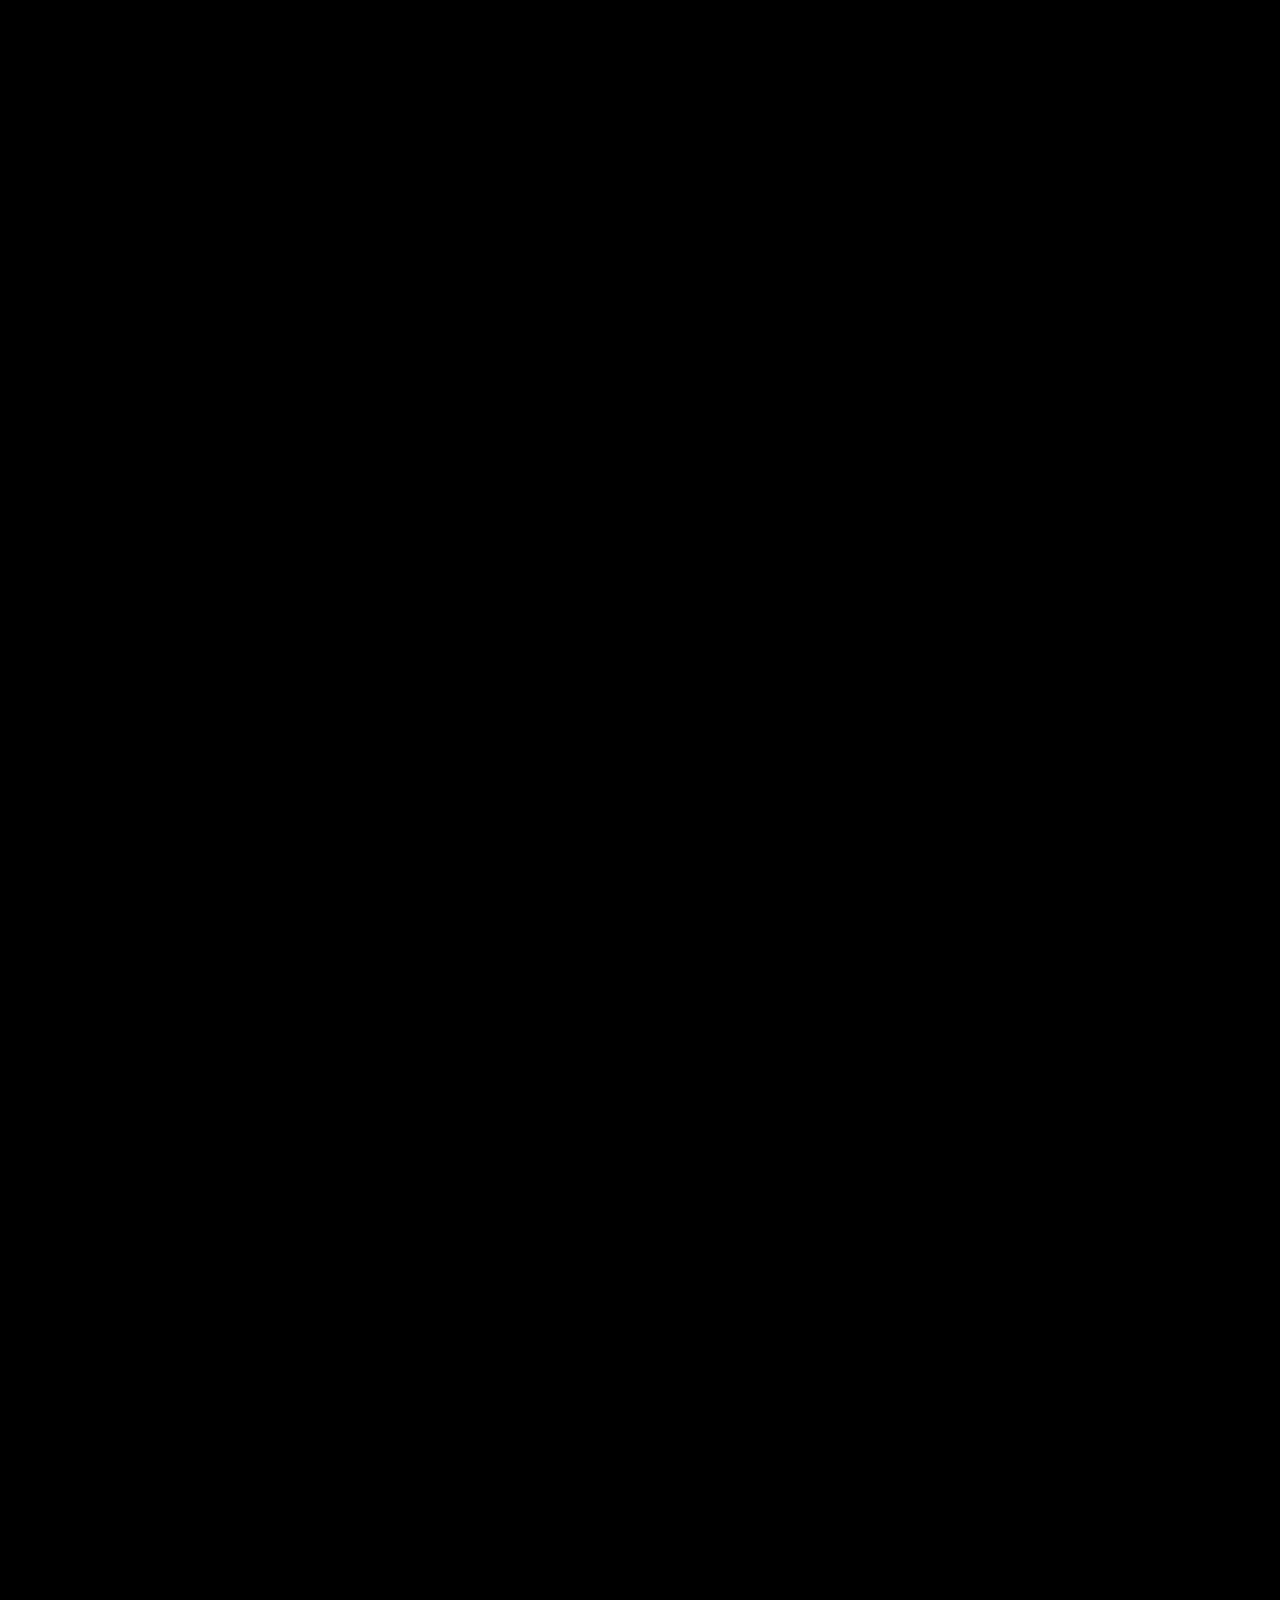
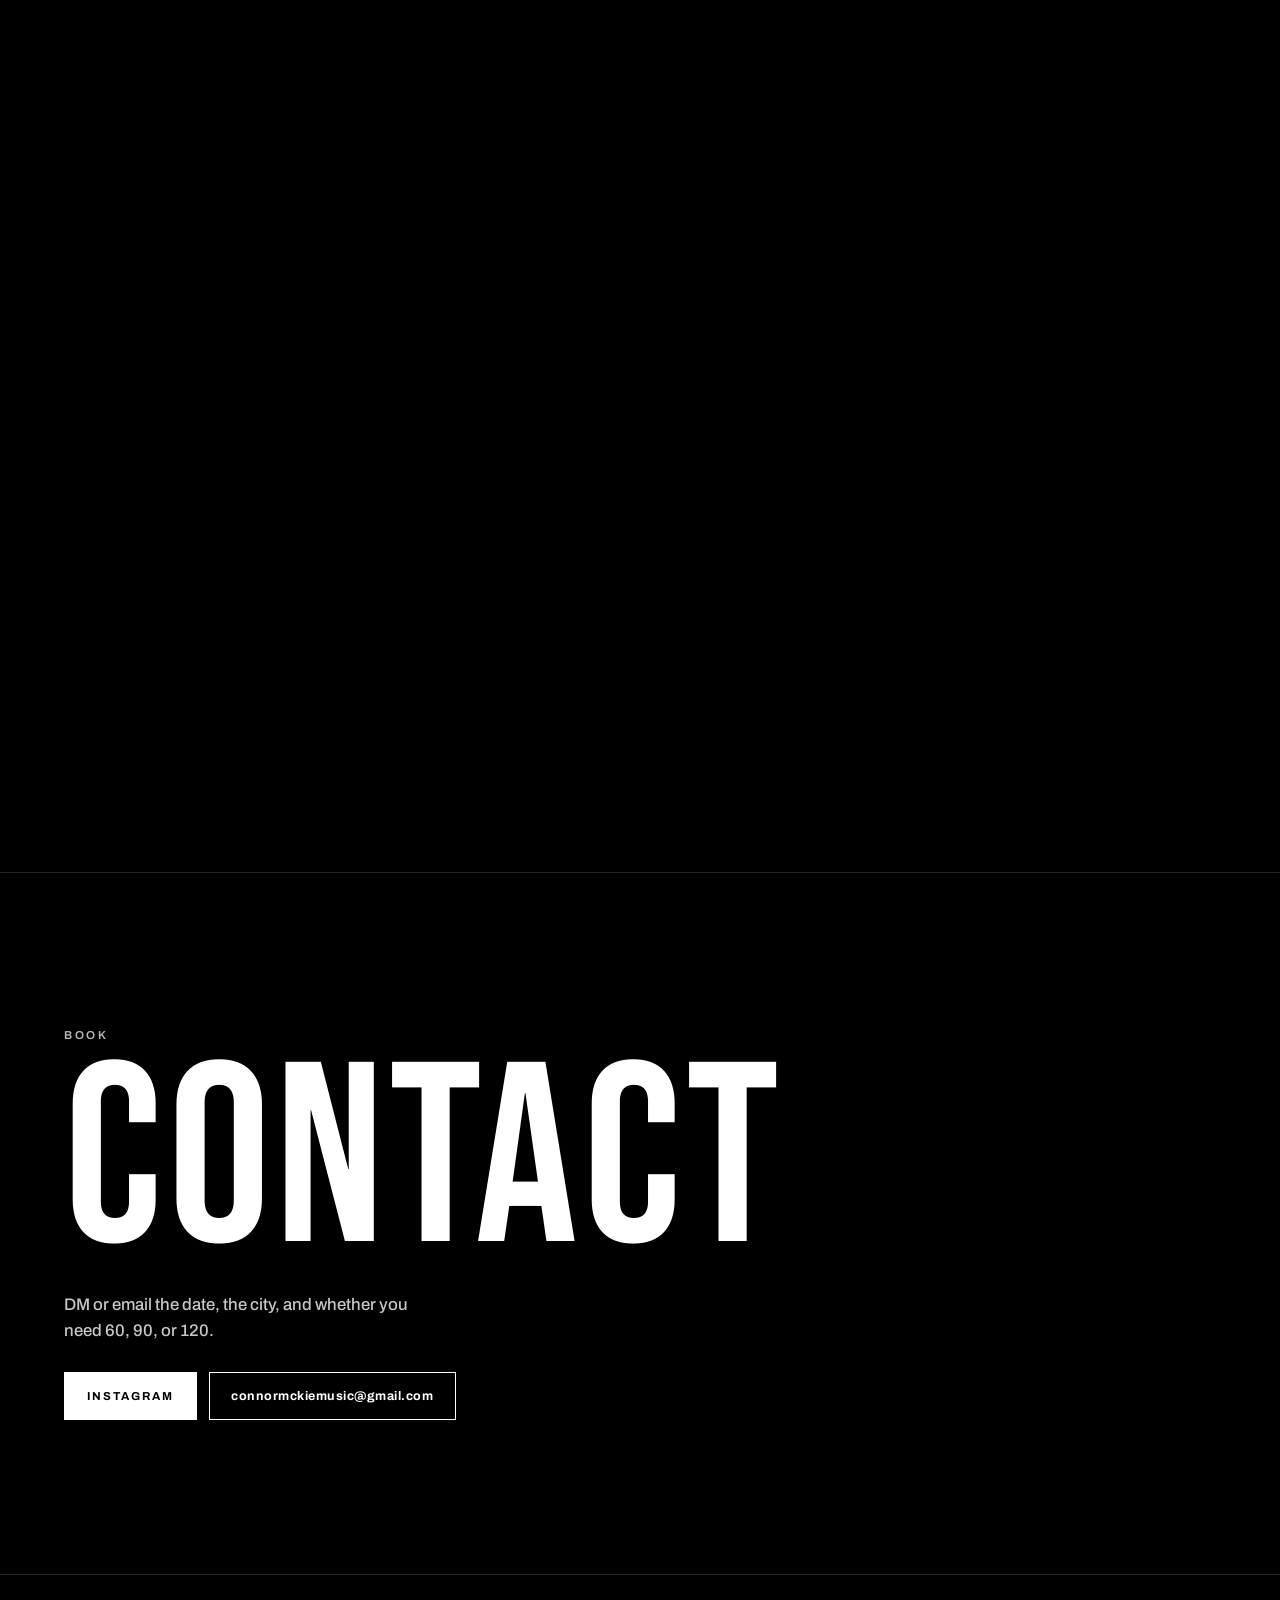
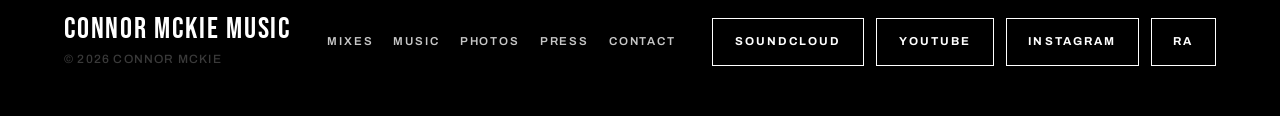
<file: gallery.html>
<!DOCTYPE html>
<html lang="en">
  <head>
    <meta charset="UTF-8" />
    <meta http-equiv="refresh" content="0; url=index.html#photos" />
    <link rel="canonical" href="index.html#photos" />
    <title>Photos — Connor McKie</title>
    <script>location.replace("index.html#photos");</script>
  </head>
  <body>
    <p><a href="index.html#photos">Photos</a></p>
  </body>
</html>
</file>
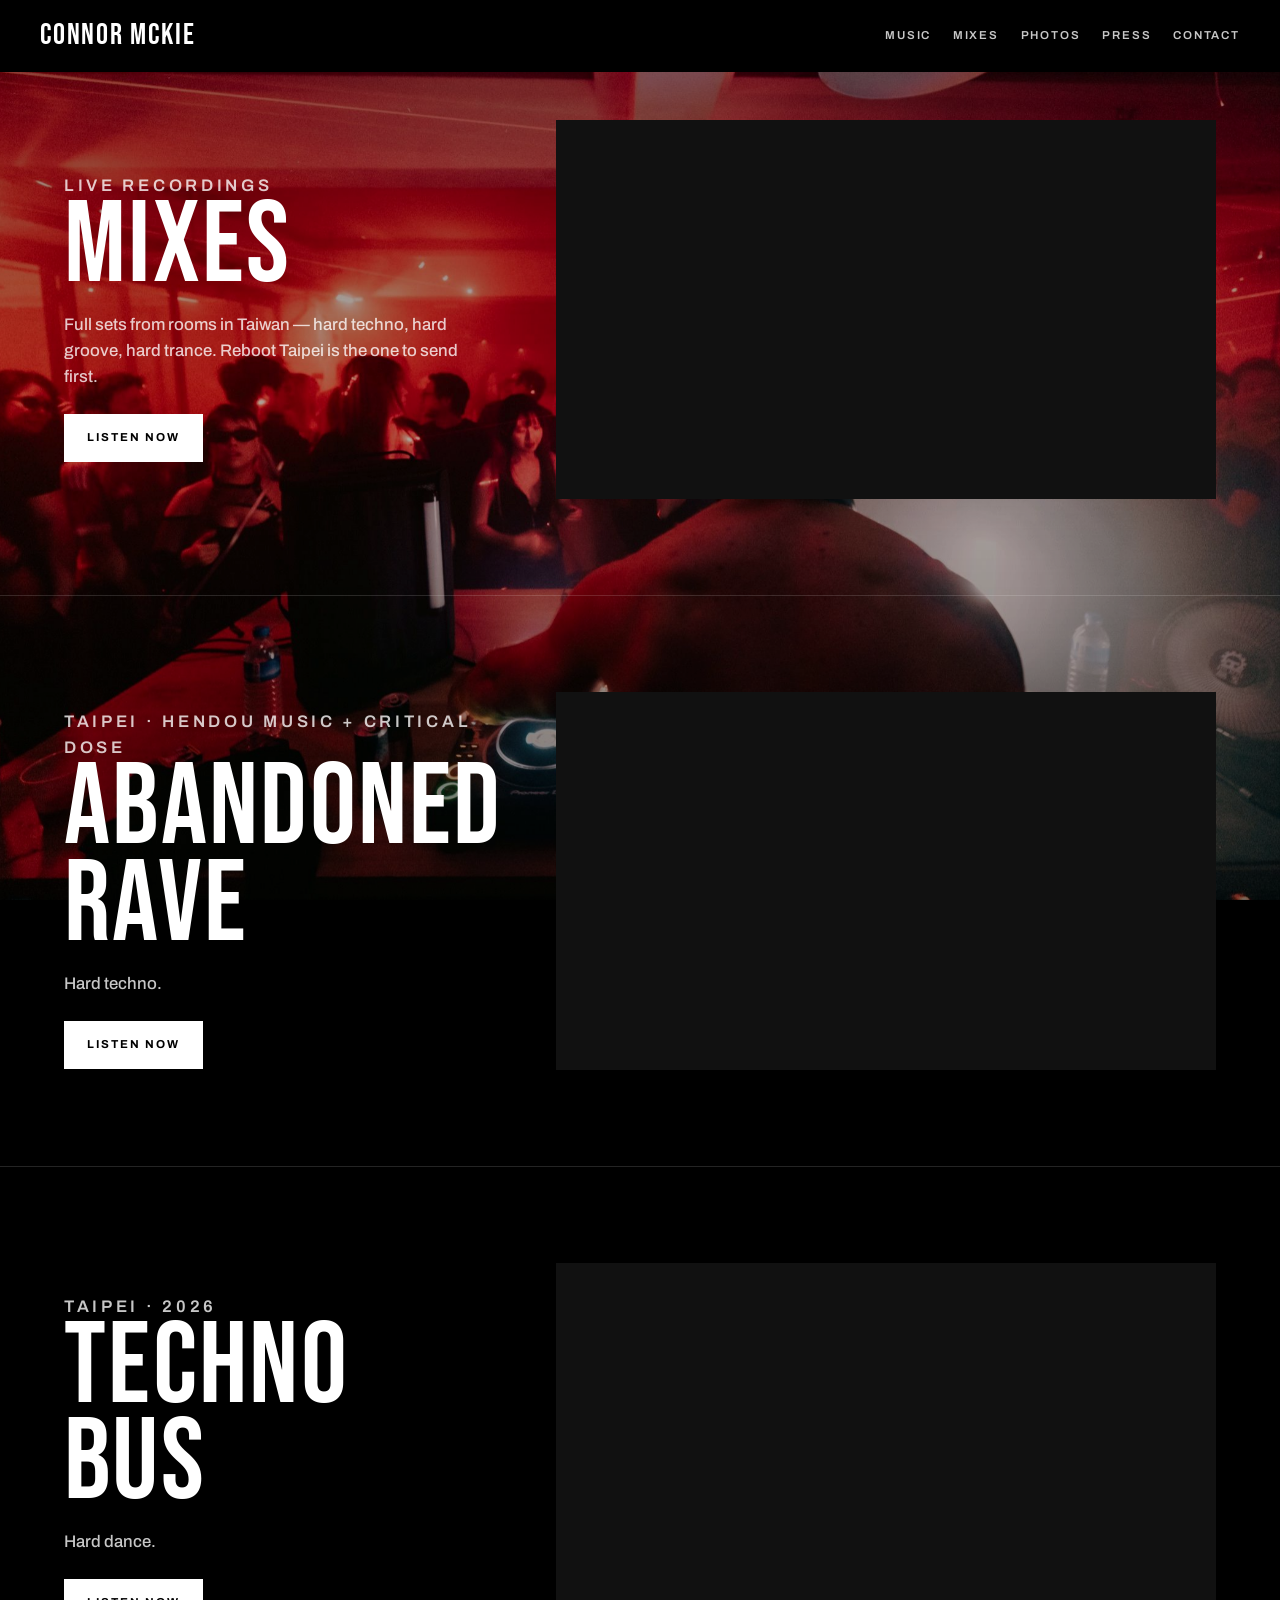
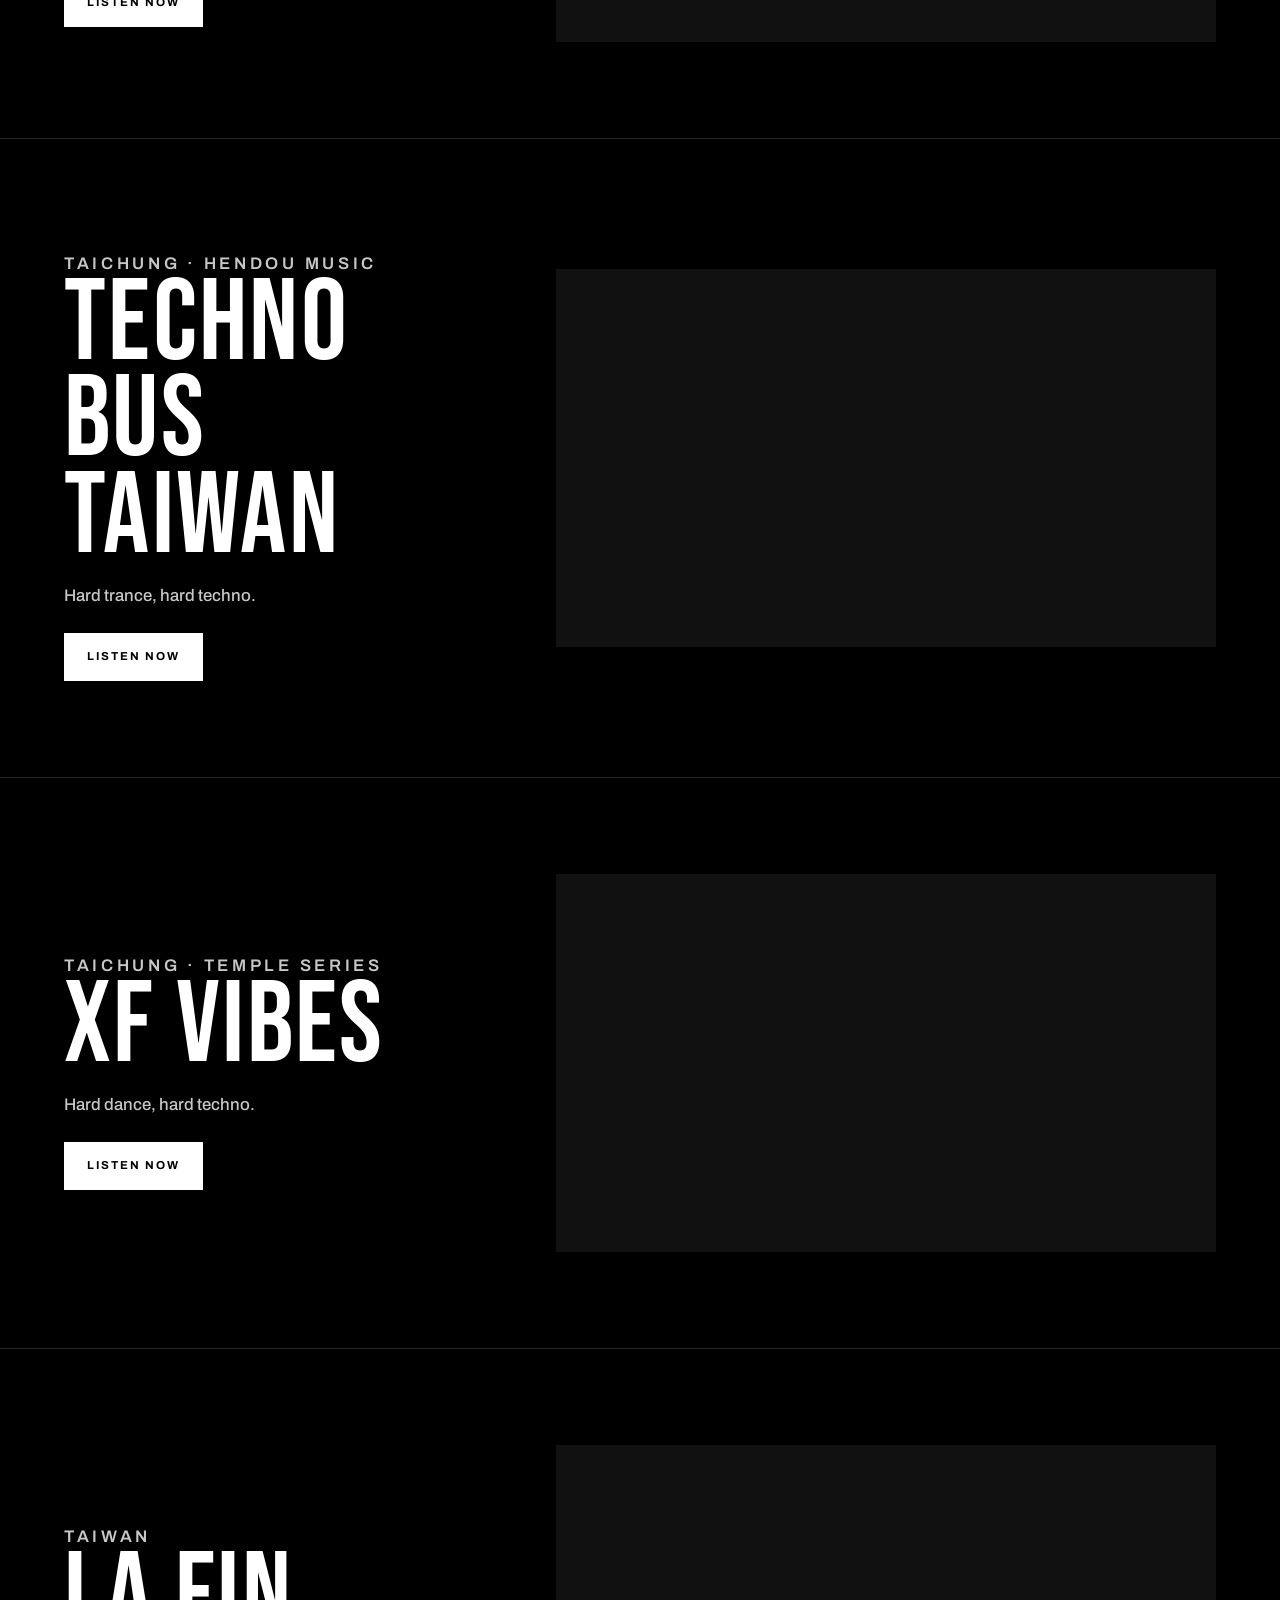
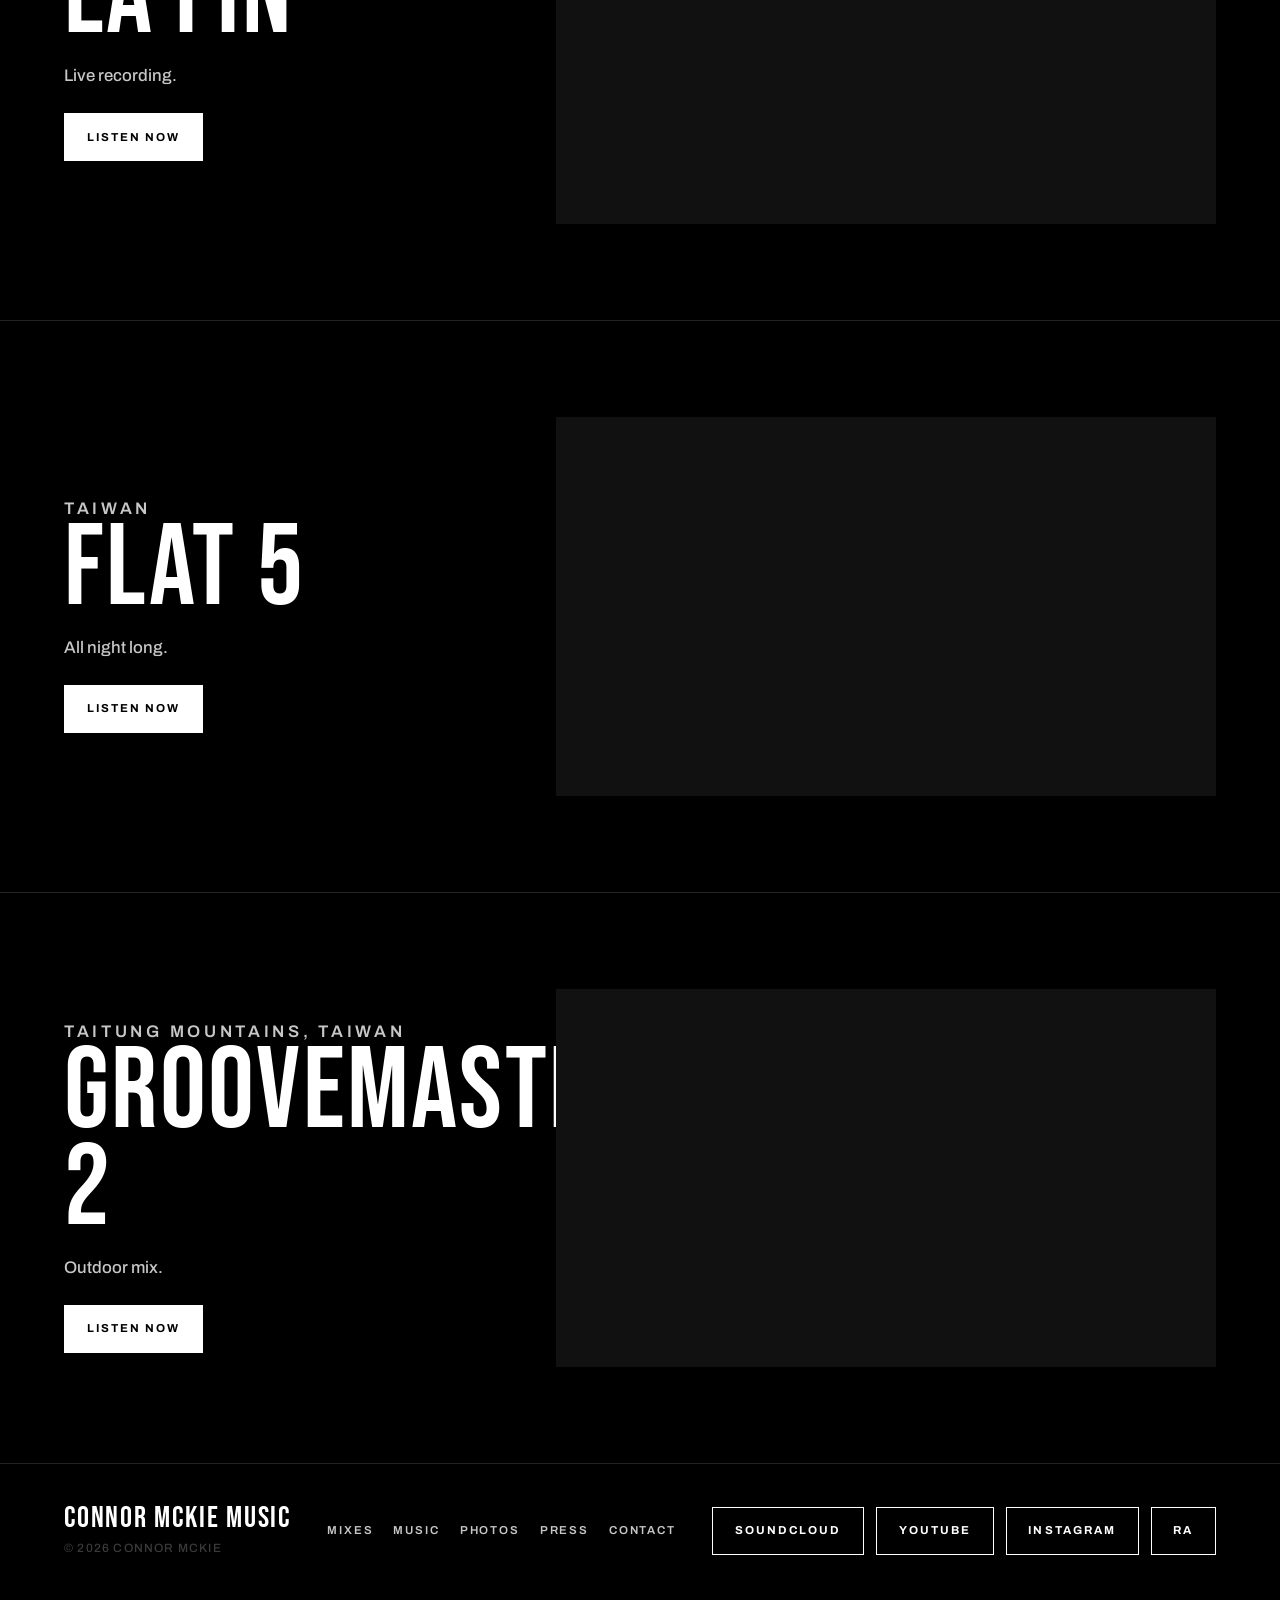
<file: mixes.html>
<!DOCTYPE html>
<html lang="en">
  <head>
    <meta charset="UTF-8" />
    <meta name="viewport" content="width=device-width, initial-scale=1" />
    <title>Mixes — Connor McKie</title>
    <meta
      name="description"
      content="Connor McKie mixes — Reboot Taipei, Techno Bus, XF Vibes, abandoned rave, and more live recordings."
    />
    <meta name="theme-color" content="#000000" />
    <link rel="icon" href="assets/favicon.svg" type="image/svg+xml" />
    <link rel="icon" href="assets/avatar.jpg" type="image/jpeg" />
    <link rel="preconnect" href="https://fonts.googleapis.com" />
    <link rel="preconnect" href="https://fonts.gstatic.com" crossorigin />
    <link
      href="https://fonts.googleapis.com/css2?family=Archivo:wght@400;500;600;700;800&family=Bebas+Neue&display=swap"
      rel="stylesheet"
    />
    <link rel="stylesheet" href="styles.css" />
    <link rel="stylesheet" href="press.css?v=18" />
  </head>
  <body class="is-press has-photo">
    <img class="page-bg" src="assets/backgrounds/mixes.jpg" alt="" />

    <header class="header">
      <a href="index.html" class="header__logo" aria-label="Connor McKie Music home">
        <span class="header__wordmark">Connor McKie</span>
      </a>
      <nav class="nav" aria-label="Main">
        <a href="music.html">Music</a>
        <a href="mixes.html" aria-current="page">Mixes</a>
        <a href="index.html#photos">Photos</a>
        <a href="index.html#press">Press</a>
        <a href="index.html#contact">Contact</a>
      </nav>
      <button type="button" class="menu-btn" aria-label="Open menu" aria-expanded="false" aria-controls="mobile-nav">
        <span></span>
        <span></span>
      </button>
    </header>

    <nav id="mobile-nav" class="mobile-nav" aria-label="Mobile" hidden>
      <a href="music.html">Music</a>
      <a href="mixes.html" aria-current="page">Mixes</a>
      <a href="index.html#photos">Photos</a>
      <a href="index.html#press">Press</a>
      <a href="index.html#contact">Contact</a>
      <a href="https://soundcloud.com/connor-mckie" target="_blank" rel="noopener noreferrer">SoundCloud</a>
      <a href="https://www.youtube.com/@connor_mckie" target="_blank" rel="noopener noreferrer">YouTube</a>
      <a href="https://www.instagram.com/connormckiedj" target="_blank" rel="noopener noreferrer">Instagram</a>
    </nav>
      

    <main>
      <section class="latest" aria-labelledby="mixes-title">
        <div class="latest__copy">
          <p class="kicker">Live recordings</p>
          <h1 id="mixes-title">Mixes</h1>
          <p>Full sets from rooms in Taiwan — hard techno, hard groove, hard trance. Reboot Taipei is the one to send first.</p>
          <a class="listen" href="https://www.youtube.com/@connor_mckie" target="_blank" rel="noopener noreferrer">Listen now</a>
        </div>
        <div class="latest__frame">
          <iframe
            src="https://www.youtube.com/embed/QBML8h_nJVs?rel=0&modestbranding=1&playsinline=1"
            title="Connor McKie — Reboot Taipei Hard Groove Mix"
            allow="accelerometer; autoplay; clipboard-write; encrypted-media; gyroscope; picture-in-picture; web-share"
            referrerpolicy="strict-origin-when-cross-origin"
            allowfullscreen
          ></iframe>
        </div>
      </section>

      <section class="latest" aria-labelledby="rave-title">
        <div class="latest__copy">
          <p class="kicker">Taipei · Hendou Music + Critical Dose</p>
          <h2 id="rave-title">Abandoned<br />rave</h2>
          <p>Hard techno.</p>
          <a class="listen" href="https://www.youtube.com/@connor_mckie" target="_blank" rel="noopener noreferrer">Listen now</a>
        </div>
        <div class="latest__frame">
          <iframe
            src="https://www.youtube.com/embed/vVOOaO_ckro?rel=0&modestbranding=1&playsinline=1"
            title="Connor McKie — Abandoned rave"
            allow="accelerometer; autoplay; clipboard-write; encrypted-media; gyroscope; picture-in-picture; web-share"
            referrerpolicy="strict-origin-when-cross-origin"
            allowfullscreen
            loading="lazy"
          ></iframe>
        </div>
      </section>

      <section class="latest" aria-labelledby="bus-title">
        <div class="latest__copy">
          <p class="kicker">Taipei · 2026</p>
          <h2 id="bus-title">Techno<br />Bus</h2>
          <p>Hard dance.</p>
          <a class="listen" href="https://www.youtube.com/@connor_mckie" target="_blank" rel="noopener noreferrer">Listen now</a>
        </div>
        <div class="latest__frame">
          <iframe
            src="https://www.youtube.com/embed/8Wj9UzsRpSE?rel=0&modestbranding=1&playsinline=1"
            title="Connor McKie — Techno Bus Hard Dance"
            allow="accelerometer; autoplay; clipboard-write; encrypted-media; gyroscope; picture-in-picture; web-share"
            referrerpolicy="strict-origin-when-cross-origin"
            allowfullscreen
            loading="lazy"
          ></iframe>
        </div>
      </section>

      <section class="latest" aria-labelledby="bus-tw-title">
        <div class="latest__copy">
          <p class="kicker">Taichung · Hendou Music</p>
          <h2 id="bus-tw-title">Techno Bus<br />Taiwan</h2>
          <p>Hard trance, hard techno.</p>
          <a class="listen" href="https://www.youtube.com/@connor_mckie" target="_blank" rel="noopener noreferrer">Listen now</a>
        </div>
        <div class="latest__frame">
          <iframe
            src="https://www.youtube.com/embed/hR-1BZ7MmZs?rel=0&modestbranding=1&playsinline=1"
            title="Connor McKie — Techno Bus Taiwan"
            allow="accelerometer; autoplay; clipboard-write; encrypted-media; gyroscope; picture-in-picture; web-share"
            referrerpolicy="strict-origin-when-cross-origin"
            allowfullscreen
            loading="lazy"
          ></iframe>
        </div>
      </section>

      <section class="latest" aria-labelledby="xf-title">
        <div class="latest__copy">
          <p class="kicker">Taichung · Temple Series</p>
          <h2 id="xf-title">XF Vibes</h2>
          <p>Hard dance, hard techno.</p>
          <a class="listen" href="https://www.youtube.com/@connor_mckie" target="_blank" rel="noopener noreferrer">Listen now</a>
        </div>
        <div class="latest__frame">
          <iframe
            src="https://www.youtube.com/embed/0NTI1ITVNoA?rel=0&modestbranding=1&playsinline=1"
            title="Connor McKie — XF Vibes Temple Series"
            allow="accelerometer; autoplay; clipboard-write; encrypted-media; gyroscope; picture-in-picture; web-share"
            referrerpolicy="strict-origin-when-cross-origin"
            allowfullscreen
            loading="lazy"
          ></iframe>
        </div>
      </section>

      <section class="latest" aria-labelledby="lafin-title">
        <div class="latest__copy">
          <p class="kicker">Taiwan</p>
          <h2 id="lafin-title">La Fin</h2>
          <p>Live recording.</p>
          <a class="listen" href="https://www.youtube.com/@connor_mckie" target="_blank" rel="noopener noreferrer">Listen now</a>
        </div>
        <div class="latest__frame">
          <iframe
            src="https://www.youtube.com/embed/W_RMhPtw7kI?rel=0&modestbranding=1&playsinline=1"
            title="Connor McKie — La Fin"
            allow="accelerometer; autoplay; clipboard-write; encrypted-media; gyroscope; picture-in-picture; web-share"
            referrerpolicy="strict-origin-when-cross-origin"
            allowfullscreen
            loading="lazy"
          ></iframe>
        </div>
      </section>

      <section class="latest" aria-labelledby="flat5-title">
        <div class="latest__copy">
          <p class="kicker">Taiwan</p>
          <h2 id="flat5-title">Flat 5</h2>
          <p>All night long.</p>
          <a class="listen" href="https://www.youtube.com/@connor_mckie" target="_blank" rel="noopener noreferrer">Listen now</a>
        </div>
        <div class="latest__frame">
          <iframe
            src="https://www.youtube.com/embed/Bk2rVPWFf8Q?rel=0&modestbranding=1&playsinline=1"
            title="Connor McKie — Flat 5"
            allow="accelerometer; autoplay; clipboard-write; encrypted-media; gyroscope; picture-in-picture; web-share"
            referrerpolicy="strict-origin-when-cross-origin"
            allowfullscreen
            loading="lazy"
          ></iframe>
        </div>
      </section>

      <section class="latest" aria-labelledby="groove-title">
        <div class="latest__copy">
          <p class="kicker">Taitung mountains, Taiwan</p>
          <h2 id="groove-title">Groovemasters<br />2</h2>
          <p>Outdoor mix.</p>
          <a class="listen" href="https://www.youtube.com/@connor_mckie" target="_blank" rel="noopener noreferrer">Listen now</a>
        </div>
        <div class="latest__frame">
          <iframe
            src="https://www.youtube.com/embed/7WKvBjwkMAU?rel=0&modestbranding=1&playsinline=1"
            title="Connor McKie — Groovemasters 2"
            allow="accelerometer; autoplay; clipboard-write; encrypted-media; gyroscope; picture-in-picture; web-share"
            referrerpolicy="strict-origin-when-cross-origin"
            allowfullscreen
            loading="lazy"
          ></iframe>
        </div>
      </section>
    </main>

    <footer class="footer">
      <div class="footer__inner">
        <div class="footer__brand">
          <span class="footer__wordmark">Connor McKie Music</span>
          <p>© <span id="year"></span> Connor McKie</p>
        </div>
        <nav class="footer__nav" aria-label="Footer">
          <a href="mixes.html">Mixes</a>
          <a href="music.html">Music</a>
          <a href="index.html#photos">Photos</a>
          <a href="index.html#press">Press</a>
          <a href="index.html#contact">Contact</a>
        </nav>
        <div class="socials">
          <a href="https://soundcloud.com/connor-mckie" target="_blank" rel="noopener noreferrer">SoundCloud</a>
          <a href="https://www.youtube.com/@connor_mckie" target="_blank" rel="noopener noreferrer">YouTube</a>
          <a href="https://www.instagram.com/connormckiedj" target="_blank" rel="noopener noreferrer">Instagram</a>
          <a href="https://ra.co/dj/connormckie" target="_blank" rel="noopener noreferrer">RA</a>
        </div>
      </div>
    </footer>

    <script src="script.js"></script>
  </body>
</html>
</file>
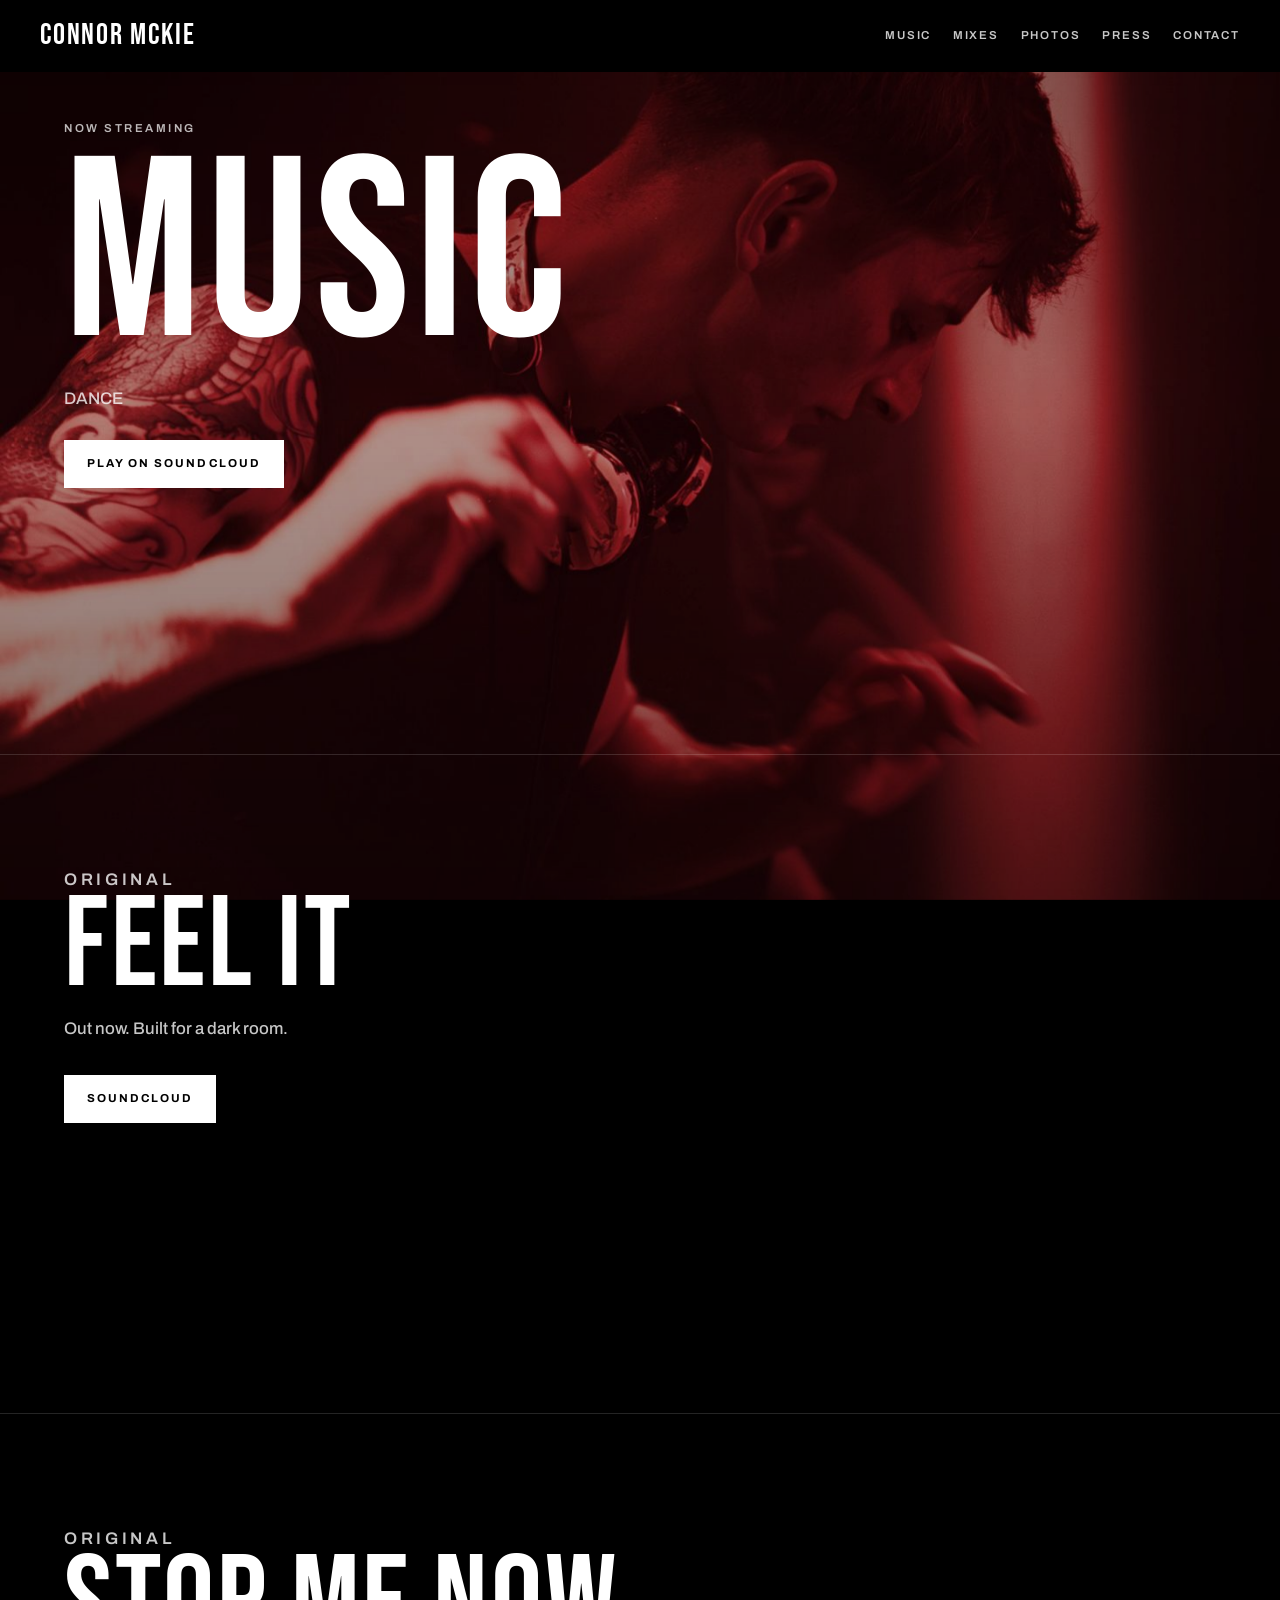
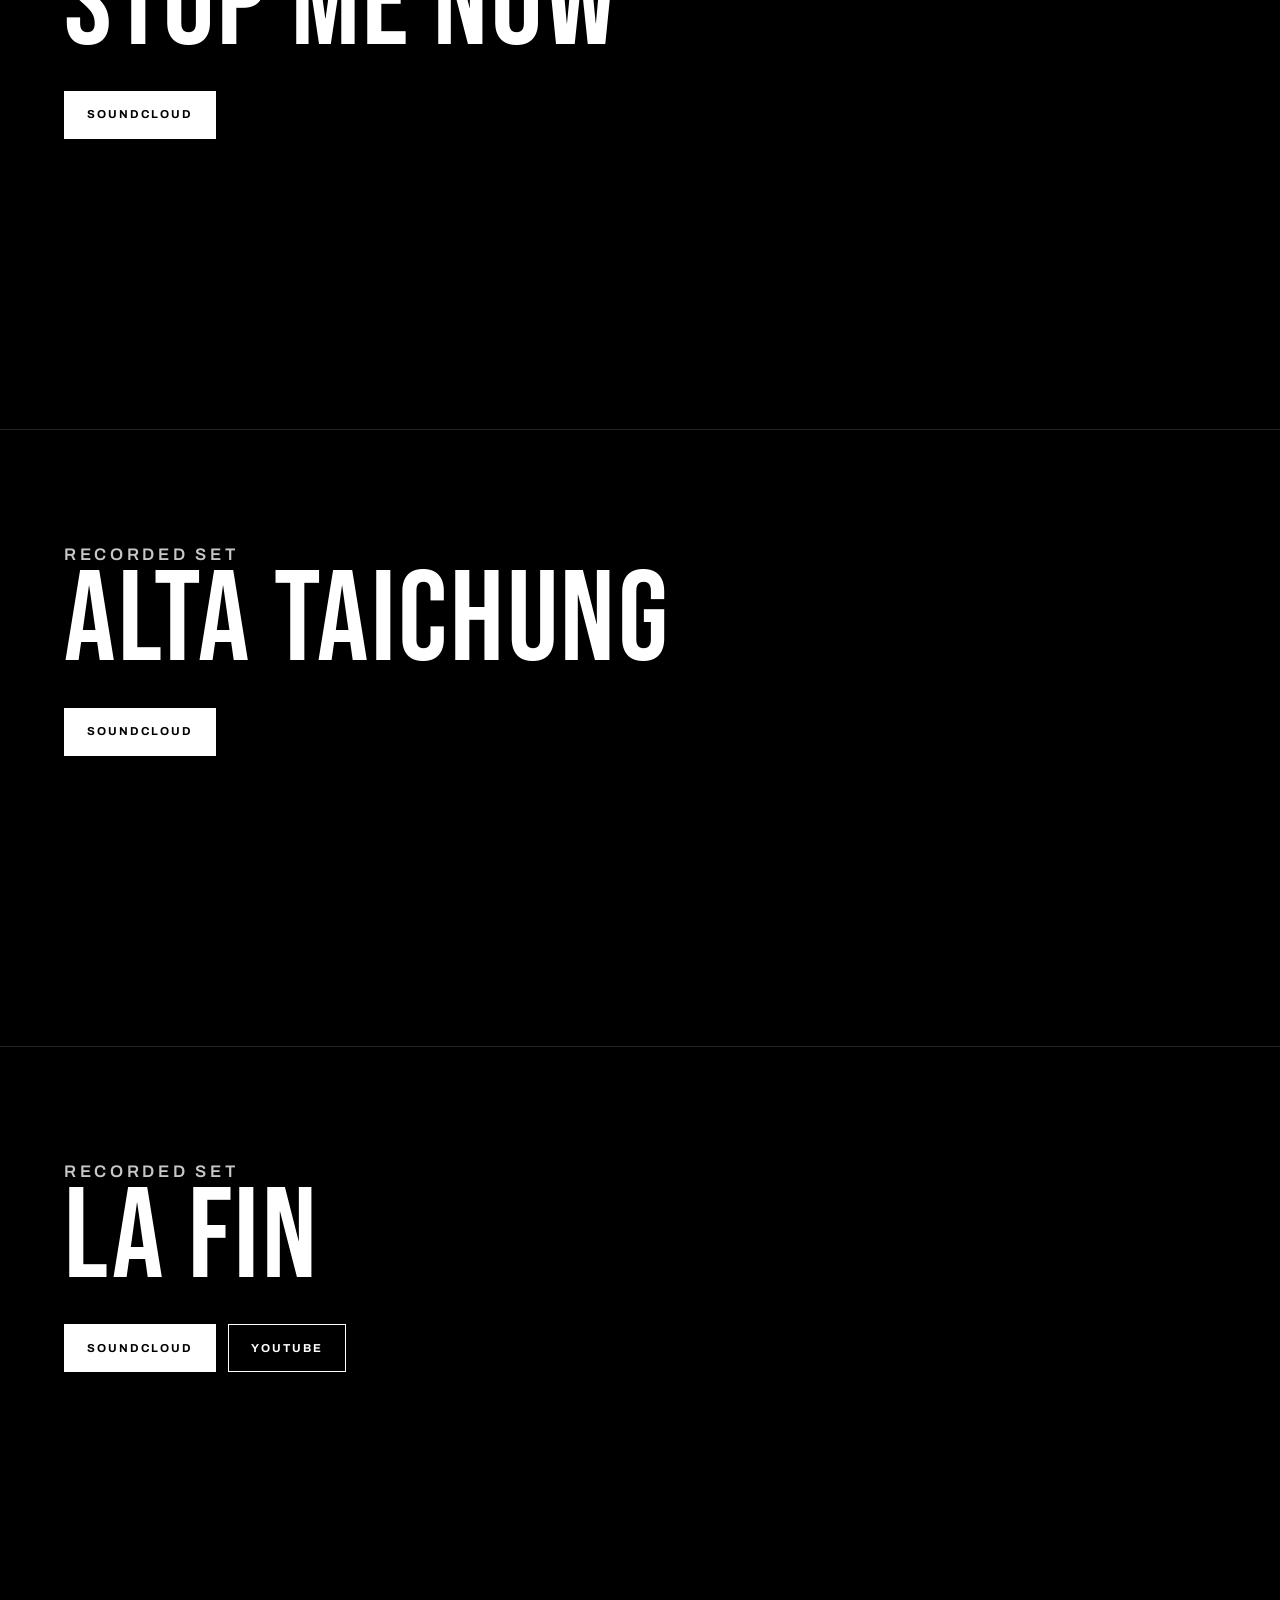
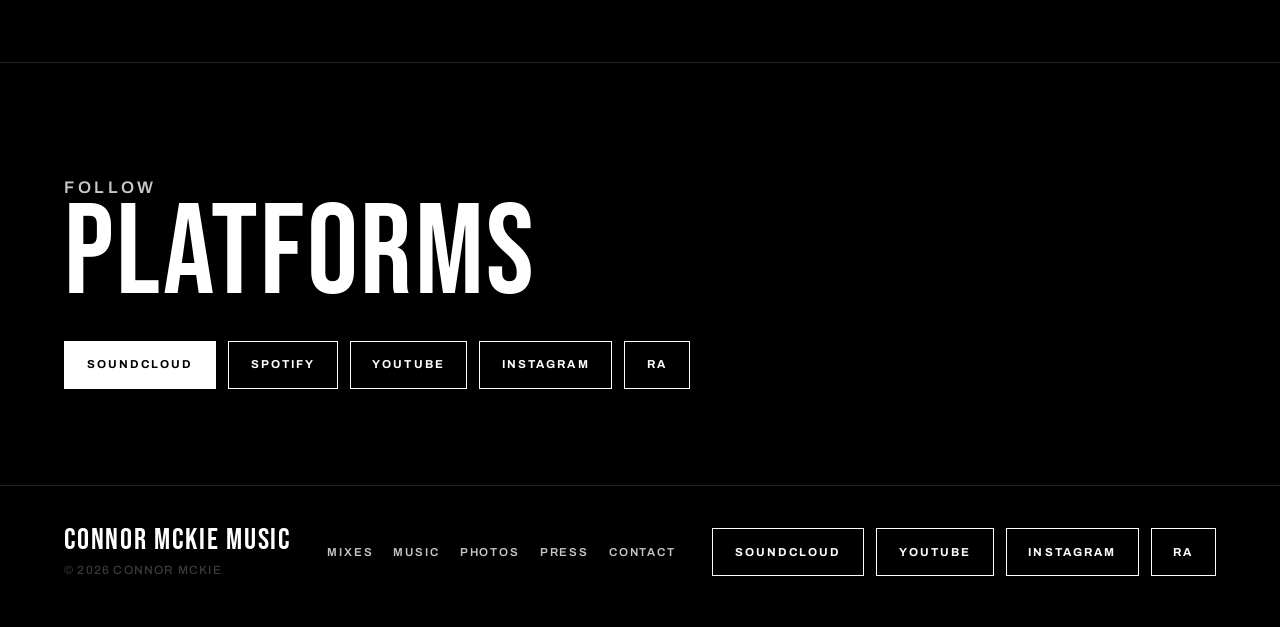
<file: music.html>
<!DOCTYPE html>
<html lang="en">
  <head>
    <meta charset="UTF-8" />
    <meta name="viewport" content="width=device-width, initial-scale=1" />
    <title>Music — Connor McKie</title>
    <meta name="description" content="Stream Connor McKie — hard techno, hard groove, and hard trance originals and mixes on SoundCloud." />
    <meta name="theme-color" content="#000000" />
    <link rel="icon" href="assets/favicon.svg" type="image/svg+xml" />
    <link rel="icon" href="assets/avatar.jpg" type="image/jpeg" />
    <link rel="preconnect" href="https://fonts.googleapis.com" />
    <link rel="preconnect" href="https://fonts.gstatic.com" crossorigin />
    <link
      href="https://fonts.googleapis.com/css2?family=Archivo:wght@400;500;600;700;800&family=Bebas+Neue&display=swap"
      rel="stylesheet"
    />
    <link rel="stylesheet" href="styles.css" />
    <link rel="stylesheet" href="press.css?v=18" />
  </head>
  <body class="is-press has-photo" style="--page-pos: center 30%">
    <img class="page-bg" src="assets/backgrounds/music.jpg" alt="" />

    <header class="header">
      <a href="index.html" class="header__logo" aria-label="Connor McKie Music home">
        <span class="header__wordmark">Connor McKie</span>
      </a>
      <nav class="nav" aria-label="Main">
        <a href="music.html" aria-current="page">Music</a>
        <a href="mixes.html">Mixes</a>
        <a href="index.html#photos">Photos</a>
        <a href="index.html#press">Press</a>
        <a href="index.html#contact">Contact</a>
      </nav>
      <button type="button" class="menu-btn" aria-label="Open menu" aria-expanded="false" aria-controls="mobile-nav">
        <span></span>
        <span></span>
      </button>
    </header>

    <nav id="mobile-nav" class="mobile-nav" aria-label="Mobile" hidden>
      <a href="music.html" aria-current="page">Music</a>
      <a href="mixes.html">Mixes</a>
      <a href="index.html#photos">Photos</a>
      <a href="index.html#press">Press</a>
      <a href="index.html#contact">Contact</a>
      <a href="https://soundcloud.com/connor-mckie" target="_blank" rel="noopener noreferrer">SoundCloud</a>
      <a href="https://www.youtube.com/@connor_mckie" target="_blank" rel="noopener noreferrer">YouTube</a>
      <a href="https://www.instagram.com/connormckiedj" target="_blank" rel="noopener noreferrer">Instagram</a>
    </nav>
      

    <main>
      <section class="giant" aria-labelledby="music-title">
        <p class="kicker">Now streaming</p>
        <h1 id="music-title">Music</h1>
        <p>DANCE</p>
        <div class="pack__actions">
          <a class="listen" href="https://soundcloud.com/connor-mckie/aecfb2e7-4956-47df-bda4-90b61b720a3c" target="_blank" rel="noopener noreferrer">Play on SoundCloud</a>
        </div>
        <div class="player-frame">
          <iframe
            title="DANCE"
            width="100%"
            height="166"
            scrolling="no"
            frameborder="no"
            allow="autoplay"
            src="https://w.soundcloud.com/player/?url=https%3A%2F%2Fsoundcloud.com%2Fconnor-mckie%2Faecfb2e7-4956-47df-bda4-90b61b720a3c&amp;color=%23ffffff&amp;auto_play=false&amp;hide_related=true&amp;show_comments=false&amp;show_user=false&amp;show_reposts=false&amp;show_teaser=false"
          ></iframe>
        </div>
      </section>

      <section class="release" aria-labelledby="feel-title">
        <p class="kicker">Original</p>
        <h2 id="feel-title">Feel It</h2>
        <p>Out now. Built for a dark room.</p>
        <div class="pack__actions">
          <a class="listen" href="https://soundcloud.com/connor-mckie/feel-it" target="_blank" rel="noopener noreferrer">SoundCloud</a>
        </div>
        <div class="player-frame">
          <iframe
            title="FEEL IT"
            width="100%"
            height="166"
            scrolling="no"
            frameborder="no"
            allow="autoplay"
            loading="lazy"
            src="https://w.soundcloud.com/player/?url=https%3A%2F%2Fsoundcloud.com%2Fconnor-mckie%2Ffeel-it&amp;color=%23ffffff&amp;auto_play=false&amp;hide_related=true&amp;show_comments=false&amp;show_user=false&amp;show_reposts=false&amp;show_teaser=false"
          ></iframe>
        </div>
      </section>

      <section class="release" aria-labelledby="stop-title">
        <p class="kicker">Original</p>
        <h2 id="stop-title">Stop Me Now</h2>
        <div class="pack__actions">
          <a class="listen" href="https://soundcloud.com/connor-mckie/stop-me-now-connor-mckie" target="_blank" rel="noopener noreferrer">SoundCloud</a>
        </div>
        <div class="player-frame">
          <iframe
            title="STOP ME NOW"
            width="100%"
            height="166"
            scrolling="no"
            frameborder="no"
            allow="autoplay"
            loading="lazy"
            src="https://w.soundcloud.com/player/?url=https%3A%2F%2Fsoundcloud.com%2Fconnor-mckie%2Fstop-me-now-connor-mckie&amp;color=%23ffffff&amp;auto_play=false&amp;hide_related=true&amp;show_comments=false&amp;show_user=false&amp;show_reposts=false&amp;show_teaser=false"
          ></iframe>
        </div>
      </section>

      <section class="release" aria-labelledby="alta-title">
        <p class="kicker">Recorded set</p>
        <h2 id="alta-title">Alta Taichung</h2>
        <div class="pack__actions">
          <a class="listen" href="https://soundcloud.com/connor-mckie/connor-mckie-alta-taichung" target="_blank" rel="noopener noreferrer">SoundCloud</a>
        </div>
        <div class="player-frame">
          <iframe
            title="ALTA Taichung full mix"
            width="100%"
            height="166"
            scrolling="no"
            frameborder="no"
            allow="autoplay"
            loading="lazy"
            src="https://w.soundcloud.com/player/?url=https%3A%2F%2Fsoundcloud.com%2Fconnor-mckie%2Fconnor-mckie-alta-taichung&amp;color=%23ffffff&amp;auto_play=false&amp;hide_related=true&amp;show_comments=false&amp;show_user=false&amp;show_reposts=false&amp;show_teaser=false"
          ></iframe>
        </div>
      </section>

      <section class="release" aria-labelledby="lafin-music-title">
        <p class="kicker">Recorded set</p>
        <h2 id="lafin-music-title">La Fin</h2>
        <div class="pack__actions">
          <a class="listen" href="https://soundcloud.com/connor-mckie/connor-mckie-la-fin-taiwan" target="_blank" rel="noopener noreferrer">SoundCloud</a>
          <a class="listen listen--ghost" href="https://www.youtube.com/watch?v=W_RMhPtw7kI" target="_blank" rel="noopener noreferrer">YouTube</a>
        </div>
        <div class="player-frame">
          <iframe
            title="La Fin Taiwan full set"
            width="100%"
            height="166"
            scrolling="no"
            frameborder="no"
            allow="autoplay"
            loading="lazy"
            src="https://w.soundcloud.com/player/?url=https%3A%2F%2Fsoundcloud.com%2Fconnor-mckie%2Fconnor-mckie-la-fin-taiwan&amp;color=%23ffffff&amp;auto_play=false&amp;hide_related=true&amp;show_comments=false&amp;show_user=false&amp;show_reposts=false&amp;show_teaser=false"
          ></iframe>
        </div>
      </section>

      <section class="release" aria-label="Platforms">
        <p class="kicker">Follow</p>
        <h2>Platforms</h2>
        <div class="pack__actions">
          <a class="listen" href="https://soundcloud.com/connor-mckie" target="_blank" rel="noopener noreferrer">SoundCloud</a>
          <a class="listen listen--ghost" href="https://open.spotify.com/artist/4Tj8B3y2QaIdMUeZpO2qNX" target="_blank" rel="noopener noreferrer">Spotify</a>
          <a class="listen listen--ghost" href="https://www.youtube.com/@connor_mckie" target="_blank" rel="noopener noreferrer">YouTube</a>
          <a class="listen listen--ghost" href="https://www.instagram.com/connormckiedj" target="_blank" rel="noopener noreferrer">Instagram</a>
          <a class="listen listen--ghost" href="https://ra.co/dj/connormckie" target="_blank" rel="noopener noreferrer">RA</a>
        </div>
      </section>
    </main>

    <footer class="footer">
      <div class="footer__inner">
        <div class="footer__brand">
          <span class="footer__wordmark">Connor McKie Music</span>
          <p>© <span id="year"></span> Connor McKie</p>
        </div>
        <nav class="footer__nav" aria-label="Footer">
          <a href="mixes.html">Mixes</a>
          <a href="music.html">Music</a>
          <a href="index.html#photos">Photos</a>
          <a href="index.html#press">Press</a>
          <a href="index.html#contact">Contact</a>
        </nav>
        <div class="socials">
          <a href="https://soundcloud.com/connor-mckie" target="_blank" rel="noopener noreferrer">SoundCloud</a>
          <a href="https://www.youtube.com/@connor_mckie" target="_blank" rel="noopener noreferrer">YouTube</a>
          <a href="https://www.instagram.com/connormckiedj" target="_blank" rel="noopener noreferrer">Instagram</a>
          <a href="https://ra.co/dj/connormckie" target="_blank" rel="noopener noreferrer">RA</a>
        </div>
      </div>
    </footer>

    <script src="script.js"></script>
  </body>
</html>
</file>
<file: styles.css>
:root {
  --black: #000000;
  --white: #ffffff;
  --gray: #8a8a8a;
  --gray-dim: #3a3a3a;
  --border: rgba(255, 255, 255, 0.85);
  --font: "Archivo", system-ui, -apple-system, sans-serif;
  --max: 1100px;
  --header-h: 72px;
}

*,
*::before,
*::after {
  box-sizing: border-box;
}

html {
  scroll-behavior: auto;
}

/* Inner pages (music, about, contact) */
.page {
  padding-top: calc(var(--header-h) + 2rem);
  min-height: calc(100vh - var(--header-h));
  min-height: calc(100dvh - var(--header-h));
}

.page .section {
  border-top: none;
  padding-top: 2rem;
}

.page .section__head h1 {
  margin: 0 0 2.5rem;
  font-size: clamp(1.75rem, 4vw, 2.5rem);
  font-weight: 800;
  letter-spacing: 0.04em;
}

body {
  margin: 0;
  min-height: 100vh;
  font-family: var(--font);
  font-weight: 500;
  background: var(--black);
  color: var(--white);
  line-height: 1.5;
  -webkit-font-smoothing: antialiased;
}

a {
  color: inherit;
  text-decoration: none;
}

img {
  display: block;
  max-width: 100%;
}

.noise,
.scanlines {
  pointer-events: none;
  position: fixed;
  inset: 0;
  z-index: 1000;
}

.noise {
  opacity: 0.04;
  background-image: url("data:image/svg+xml,%3Csvg viewBox='0 0 256 256' xmlns='http://www.w3.org/2000/svg'%3E%3Cfilter id='n'%3E%3CfeTurbulence type='fractalNoise' baseFrequency='0.9' numOctaves='4' stitchTiles='stitch'/%3E%3C/filter%3E%3Crect width='100%25' height='100%25' filter='url(%23n)'/%3E%3C/svg%3E");
}

.scanlines {
  opacity: 0.03;
  background: repeating-linear-gradient(
    0deg,
    transparent,
    transparent 2px,
    rgba(255, 255, 255, 0.15) 2px,
    rgba(255, 255, 255, 0.15) 4px
  );
}

/* Logo frame motif (matches SoundCloud avatar) */
.logo-frame {
  position: relative;
  display: inline-flex;
  align-items: center;
  justify-content: center;
  padding: 12px 18px;
}

.logo-frame::before,
.logo-frame::after {
  content: "";
  position: absolute;
  pointer-events: none;
}

.logo-frame::before {
  inset: 0;
  border: 2px solid var(--border);
  border-left: none;
  border-right: none;
}

.logo-frame::after {
  top: 0;
  bottom: 0;
  left: 0;
  right: 0;
  border: 2px solid var(--border);
  border-top: none;
  border-bottom: none;
}

.logo-frame__img {
  width: 100%;
  height: auto;
  object-fit: contain;
}

.logo-frame--hero {
  padding: 20px 28px;
  width: min(560px, 82vw);
}

.logo-frame--hero::before,
.logo-frame--hero::after {
  border-width: 3px;
}

/* Hero logo — white type + frame only (assets/logo-white.png), transparent bg */
.hero-logo {
  position: relative;
  width: min(560px, 82vw, 34dvh);
  display: flex;
  align-items: center;
  justify-content: center;
  animation: logo-warp-breathe 2.4s ease-in-out infinite;
  filter: drop-shadow(0 0 24px rgba(255, 255, 255, 0.45))
    drop-shadow(0 0 48px rgba(255, 255, 255, 0.18));
}

.hero-logo__img {
  width: 100%;
  height: auto;
  display: block;
}

.hero-logo.warp-burst {
  animation: logo-warp-burst 0.35s ease-out;
  filter: drop-shadow(0 0 36px rgba(255, 255, 255, 0.8))
    drop-shadow(0 0 72px rgba(255, 255, 255, 0.35));
}

@keyframes logo-warp-breathe {
  0%,
  100% {
    transform: scale(1);
    filter: drop-shadow(0 0 30px rgba(255, 255, 255, 0.25));
  }
  50% {
    transform: scale(1.02);
    filter: drop-shadow(0 0 55px rgba(255, 255, 255, 0.5));
  }
}

@keyframes logo-warp-burst {
  0% {
    transform: scale(1);
  }
  40% {
    transform: scale(1.06);
  }
  100% {
    transform: scale(1);
  }
}

.visually-hidden {
  position: absolute;
  width: 1px;
  height: 1px;
  padding: 0;
  margin: -1px;
  overflow: hidden;
  clip: rect(0, 0, 0, 0);
  white-space: nowrap;
  border: 0;
}

/* Header */
.header {
  position: fixed;
  top: 0;
  left: 0;
  right: 0;
  z-index: 100;
  height: var(--header-h);
  display: flex;
  align-items: center;
  justify-content: space-between;
  padding: 0 clamp(1.25rem, 4vw, 2.5rem);
  background: rgba(0, 0, 0, 0.82);
  backdrop-filter: blur(12px);
  border-bottom: 1px solid rgba(255, 255, 255, 0.08);
}

.header__logo {
  display: flex;
  align-items: center;
  gap: 0.75rem;
}

.header__logo .logo-frame {
  padding: 4px 8px;
  width: 52px;
  height: 52px;
}

.header__logo .logo-frame__img {
  width: 36px;
  height: 36px;
}

.header__wordmark {
  font-weight: 800;
  font-size: 0.78rem;
  letter-spacing: 0.1em;
  text-transform: uppercase;
}

.nav {
  display: flex;
  align-items: center;
  gap: 1.35rem;
}

@media (max-width: 1100px) {
  .nav {
    gap: 0.95rem;
  }

  .nav__external {
    display: none;
  }
}

.nav a {
  font-size: 0.8rem;
  font-weight: 600;
  letter-spacing: 0.08em;
  text-transform: uppercase;
  color: var(--gray);
  transition: color 0.2s;
}

.nav a:hover,
.nav a:focus-visible,
.nav a[aria-current="page"] {
  color: var(--white);
}

.nav a[aria-current="page"]:not(.nav__external) {
  box-shadow: inset 0 -2px 0 var(--white);
}

.nav__external {
  padding: 0.45rem 0.9rem;
  border: 1px solid var(--border);
  color: var(--white) !important;
}

.menu-btn {
  display: none;
  flex-direction: column;
  justify-content: center;
  gap: 6px;
  width: 40px;
  height: 40px;
  padding: 0;
  border: 1px solid rgba(255, 255, 255, 0.3);
  background: transparent;
  cursor: pointer;
}

.menu-btn span {
  display: block;
  height: 2px;
  margin: 0 10px;
  background: var(--white);
  transition: transform 0.25s, opacity 0.25s;
}

.menu-btn[aria-expanded="true"] span:first-child {
  transform: translateY(4px) rotate(45deg);
}

.menu-btn[aria-expanded="true"] span:last-child {
  transform: translateY(-4px) rotate(-45deg);
}

.mobile-nav {
  position: fixed;
  top: var(--header-h);
  left: 0;
  right: 0;
  z-index: 99;
  display: flex;
  flex-direction: column;
  gap: 0;
  background: rgba(0, 0, 0, 0.96);
  border-bottom: 1px solid rgba(255, 255, 255, 0.1);
  padding: 1rem 0;
}

.mobile-nav[hidden] {
  display: none;
}

.mobile-nav a {
  padding: 0.85rem 1.5rem;
  font-weight: 600;
  letter-spacing: 0.06em;
  text-transform: uppercase;
  font-size: 0.85rem;
  border-bottom: 1px solid rgba(255, 255, 255, 0.06);
}

/*
 * Hero layout — three independent layers (do not tie these together):
 * 1. Logo → always 50% / 50% of hero (warp tunnel centre)
 * 2. Copy → always sits just above the dock zone (SHIFTING SPEED + tagline)
 * 3. Dock → fixed-height bottom row (buttons only)
 */
.hero--warp {
  --hero-dock-zone: 12.5rem;
  position: relative;
  width: 100%;
  min-height: 100vh;
  min-height: 100dvh;
  display: grid;
  grid-template-rows: 1fr var(--hero-dock-zone);
  overflow: hidden;
  isolation: isolate;
}

.warp-canvas {
  position: absolute;
  inset: 0;
  width: 100%;
  height: 100%;
  z-index: 0;
}

.hero__vignette {
  position: absolute;
  inset: 0;
  z-index: 1;
  pointer-events: none;
  background: radial-gradient(
    circle at 50% 50%,
    transparent 0%,
    transparent 28%,
    rgba(0, 0, 0, 0.35) 50%,
    rgba(0, 0, 0, 0.88) 100%
  );
}

/* Layer 1 — logo at warp centre (never tied to copy or dock) */
.hero--warp > .hero-logo-anchor {
  position: absolute;
  left: 50%;
  top: 50%;
  transform: translate(-50%, -50%);
  z-index: 3;
  pointer-events: auto;
}

/* Layer 2 — copy anchored above dock (never tied to logo position) */
.hero__copy {
  position: absolute;
  left: 50%;
  bottom: var(--hero-dock-zone);
  transform: translateX(-50%);
  z-index: 5;
  display: flex;
  flex-direction: column;
  align-items: center;
  padding-bottom: 1.25rem;
  max-width: 100%;
  pointer-events: auto;
}

.hero__shift-meter {
  margin: 0;
  display: flex;
  flex-direction: column;
  align-items: center;
  gap: 0.5rem;
  width: min(280px, 70vw);
  flex-shrink: 0;
}

.hero__copy .hero__eyebrow {
  margin: 1rem 0 0;
  text-align: center;
  max-width: 90vw;
}

.hero__shift-label {
  font-size: 0.65rem;
  font-weight: 700;
  letter-spacing: 0.35em;
  color: var(--gray);
  transition: color 0.15s, text-shadow 0.15s;
}

.hero__shift-label.warp-active {
  color: var(--white);
  text-shadow: 0 0 12px rgba(255, 255, 255, 0.8);
}

.hero__shift-bar {
  display: block;
  width: 100%;
  height: 2px;
  background: rgba(255, 255, 255, 0.12);
  overflow: hidden;
}

.hero__shift-fill {
  display: block;
  height: 100%;
  width: 0%;
  background: linear-gradient(90deg, transparent, var(--white), transparent);
  transition: width 0.08s linear;
  box-shadow: 0 0 8px rgba(255, 255, 255, 0.6);
}

/* Layer 3 — buttons: fixed dock zone at bottom */
.hero__dock {
  grid-row: 2;
  position: relative;
  z-index: 4;
  display: flex;
  flex-direction: column;
  align-items: center;
  justify-content: center;
  height: 100%;
  padding: 0 1.5rem 2rem;
  text-align: center;
  flex-shrink: 0;
  background: transparent;
}

.hero__eyebrow {
  font-size: 0.75rem;
  font-weight: 600;
  letter-spacing: 0.2em;
  text-transform: uppercase;
  color: var(--gray);
}

.hero__actions {
  display: flex;
  flex-wrap: wrap;
  gap: 1rem;
  justify-content: center;
}

.hero__scroll {
  margin-top: 1.25rem;
  display: flex;
  align-items: center;
  justify-content: center;
  width: 32px;
  height: 48px;
  opacity: 0.5;
  transition: opacity 0.2s;
}

.hero__scroll:hover {
  opacity: 1;
}

.hero__scroll-line {
  display: block;
  width: 1px;
  height: 36px;
  background: linear-gradient(to bottom, var(--white), transparent);
  animation: scroll-pulse 2s ease-in-out infinite;
}

@keyframes scroll-pulse {
  0%,
  100% {
    transform: scaleY(0.6);
    opacity: 0.4;
  }
  50% {
    transform: scaleY(1);
    opacity: 1;
  }
}

.btn {
  display: inline-flex;
  align-items: center;
  justify-content: center;
  padding: 0.85rem 1.6rem;
  font-family: var(--font);
  font-size: 0.8rem;
  font-weight: 700;
  letter-spacing: 0.12em;
  text-transform: uppercase;
  border: 2px solid var(--white);
  transition: background 0.2s, color 0.2s;
}

.btn--primary {
  background: var(--white);
  color: var(--black);
}

.btn--primary:hover {
  background: transparent;
  color: var(--white);
}

.btn--ghost:hover {
  background: var(--white);
  color: var(--black);
}

.player-frame {
  border: 1px solid rgba(255, 255, 255, 0.2);
  background: #0a0a0a;
}

.player-frame--profile {
  margin-bottom: 3rem;
}

.player-frame iframe {
  display: block;
  width: 100%;
}

/* Sections */
.section {
  max-width: var(--max);
  margin: 0 auto;
  padding: 5rem clamp(1.5rem, 5vw, 3rem);
  border-top: 1px solid rgba(255, 255, 255, 0.08);
}

.section-label {
  margin: 0 0 0.35rem;
  font-size: 0.7rem;
  font-weight: 600;
  letter-spacing: 0.22em;
  text-transform: uppercase;
  color: var(--gray);
}

.section__head h2 {
  margin: 0 0 2.5rem;
  font-size: clamp(1.75rem, 4vw, 2.5rem);
  font-weight: 800;
  letter-spacing: 0.04em;
}

.section__head--tracks {
  margin-top: 1rem;
}

.section__head--tracks h2 {
  margin-bottom: 2rem;
}

/* Tracks */
.track-list {
  list-style: none;
  margin: 0;
  padding: 0;
  display: flex;
  flex-direction: column;
  gap: 2.5rem;
}

.track {
  display: grid;
  grid-template-columns: 1fr 200px;
  gap: 1.5rem;
  align-items: start;
  padding: 1.5rem;
  border: 1px solid rgba(255, 255, 255, 0.12);
  background: linear-gradient(135deg, rgba(255, 255, 255, 0.03) 0%, transparent 60%);
}

.track__embed {
  min-width: 0;
}

.track__meta h3 {
  margin: 0 0 0.75rem;
  font-size: 1.1rem;
  font-weight: 700;
  letter-spacing: 0.02em;
}

.track__link {
  font-size: 0.8rem;
  color: var(--gray);
  letter-spacing: 0.04em;
  transition: color 0.2s;
}

.track__link:hover {
  color: var(--white);
}

/* About */
.about__grid {
  display: grid;
  grid-template-columns: 1.4fr 1fr;
  gap: 3rem;
}

.about__text {
  margin: 0;
  font-size: 1.15rem;
  line-height: 1.7;
  color: rgba(255, 255, 255, 0.88);
  max-width: 38ch;
}

.about__facts {
  list-style: none;
  margin: 0;
  padding: 0;
  border: 1px solid rgba(255, 255, 255, 0.15);
}

.about__facts li {
  display: flex;
  justify-content: space-between;
  align-items: center;
  padding: 1rem 1.25rem;
  border-bottom: 1px solid rgba(255, 255, 255, 0.08);
  font-weight: 600;
  letter-spacing: 0.04em;
}

.about__facts li:last-child {
  border-bottom: none;
}

.about__fact-label {
  font-size: 0.7rem;
  font-weight: 600;
  letter-spacing: 0.15em;
  text-transform: uppercase;
  color: var(--gray);
}

/* Contact */
.contact__card {
  max-width: 520px;
  padding: 2rem 2.25rem;
  border: 2px solid var(--border);
  position: relative;
}

.contact__card::before {
  content: "";
  position: absolute;
  inset: 8px;
  border: 1px solid rgba(255, 255, 255, 0.15);
  pointer-events: none;
}

.contact__card p {
  margin: 0 0 1rem;
  color: var(--gray);
}

.contact__email {
  display: inline-block;
  font-size: clamp(1.1rem, 3vw, 1.4rem);
  font-weight: 700;
  letter-spacing: 0.02em;
  margin-bottom: 1.5rem;
  transition: opacity 0.2s;
}

.contact__email:hover {
  opacity: 0.75;
}

.contact__links {
  display: flex;
  flex-wrap: wrap;
  gap: 0.75rem;
}

/* Support / festival clips */
.support__intro {
  margin: -1rem 0 2rem;
  max-width: 48ch;
  font-size: 1.05rem;
  line-height: 1.65;
  color: rgba(255, 255, 255, 0.85);
}

.support-names {
  list-style: none;
  margin: 0 0 2.5rem;
  padding: 0;
  display: flex;
  flex-wrap: wrap;
  gap: 0.65rem;
}

.support-names li {
  padding: 0.45rem 0.85rem;
  font-size: 0.72rem;
  font-weight: 700;
  letter-spacing: 0.12em;
  text-transform: uppercase;
  border: 1px solid rgba(255, 255, 255, 0.28);
  color: var(--white);
}

.support-empty {
  padding: 2rem 1.75rem;
  border: 1px dashed rgba(255, 255, 255, 0.25);
  color: var(--gray);
  margin-bottom: 2rem;
}

.support-empty p {
  margin: 0 0 0.75rem;
}

.support-empty p:last-child {
  margin-bottom: 0;
}

.support-empty__hint {
  font-size: 0.9rem;
}

.support-empty code {
  font-size: 0.85em;
  color: var(--white);
}

.support-grid {
  display: grid;
  grid-template-columns: repeat(auto-fill, minmax(280px, 1fr));
  gap: 1.75rem;
}

.support-card {
  display: flex;
  flex-direction: column;
  border: 1px solid rgba(255, 255, 255, 0.12);
  background: linear-gradient(160deg, rgba(255, 255, 255, 0.04) 0%, transparent 55%);
  overflow: hidden;
  animation: page-in 0.45s ease-out both;
  animation-delay: calc(var(--i, 0) * 0.06s);
}

.support-card__media {
  position: relative;
  background: #0a0a0a;
  border-bottom: 1px solid rgba(255, 255, 255, 0.08);
  min-height: 200px;
}

.support-card__media--youtube {
  aspect-ratio: 16 / 9;
}

.support-card__media--instagram,
.support-card__media--tiktok,
.support-card__media--video {
  aspect-ratio: 9 / 16;
  max-height: 520px;
}

.support-card__media iframe,
.support-card__media video {
  display: block;
  width: 100%;
  height: 100%;
  border: 0;
  object-fit: cover;
  background: #000;
}

.support-card__embed-wrap {
  width: 100%;
  height: 100%;
  overflow: auto;
  display: flex;
  justify-content: center;
  background: #000;
}

.support-card__embed-wrap blockquote {
  margin: 0 !important;
  min-width: 0 !important;
  max-width: 100% !important;
}

.support-card__fallback {
  display: flex;
  flex-direction: column;
  align-items: center;
  justify-content: center;
  gap: 0.75rem;
  width: 100%;
  height: 100%;
  min-height: 280px;
  font-size: 0.8rem;
  font-weight: 700;
  letter-spacing: 0.12em;
  text-transform: uppercase;
  color: var(--gray);
  transition: color 0.2s, background 0.2s;
}

.support-card__fallback:hover {
  color: var(--white);
  background: rgba(255, 255, 255, 0.04);
}

.support-card__play {
  display: flex;
  align-items: center;
  justify-content: center;
  width: 3rem;
  height: 3rem;
  border: 2px solid var(--white);
  color: var(--white);
  font-size: 0.85rem;
  padding-left: 2px;
}

.support-card__meta {
  padding: 1.15rem 1.25rem 1.35rem;
  display: flex;
  flex-direction: column;
  gap: 0.35rem;
}

.support-card__artist {
  margin: 0;
  font-size: 1.05rem;
  font-weight: 800;
  letter-spacing: 0.03em;
}

.support-card__detail {
  margin: 0 0 0.5rem;
  font-size: 0.85rem;
  color: var(--gray);
  letter-spacing: 0.02em;
}

/* Home — below-hero sections */
.home-band {
  position: relative;
  z-index: 2;
  background: var(--black);
}

#featured {
  scroll-margin-top: calc(var(--header-h) + 1rem);
}

.home-featured .track-list {
  gap: 1.5rem;
}

.home-featured .track {
  grid-template-columns: 1fr auto;
  align-items: center;
}

.home-featured .track__meta {
  display: flex;
  flex-direction: column;
  align-items: flex-start;
  gap: 0.5rem;
  min-width: 0;
}

.home-featured .track__meta h3 {
  margin: 0;
}

.home-about-teaser {
  display: grid;
  grid-template-columns: 1.5fr 1fr;
  gap: 2.5rem;
  align-items: end;
}

.home-about-teaser p {
  margin: 0;
  font-size: 1.15rem;
  line-height: 1.7;
  color: rgba(255, 255, 255, 0.88);
  max-width: 42ch;
}

.cta-band {
  display: flex;
  flex-wrap: wrap;
  align-items: center;
  justify-content: space-between;
  gap: 1.5rem;
  padding: 2rem 2.25rem;
  border: 2px solid var(--border);
  position: relative;
}

.cta-band::before {
  content: "";
  position: absolute;
  inset: 8px;
  border: 1px solid rgba(255, 255, 255, 0.12);
  pointer-events: none;
}

.cta-band__copy {
  position: relative;
  z-index: 1;
}

.cta-band__copy h2 {
  margin: 0 0 0.35rem;
  font-size: clamp(1.25rem, 3vw, 1.6rem);
  font-weight: 800;
  letter-spacing: 0.04em;
}

.cta-band__copy p {
  margin: 0;
  color: var(--gray);
  font-size: 0.95rem;
}

.cta-band .btn {
  position: relative;
  z-index: 1;
}

/* Track badges & actions */
.track__badge {
  display: inline-block;
  margin: 0 0 0.5rem;
  padding: 0.2rem 0.5rem;
  font-size: 0.65rem;
  font-weight: 700;
  letter-spacing: 0.12em;
  text-transform: uppercase;
  border: 1px solid rgba(255, 255, 255, 0.35);
  color: var(--white);
}

.track__badge--free {
  border-color: rgba(255, 255, 255, 0.6);
  background: rgba(255, 255, 255, 0.08);
}

.track__actions {
  display: flex;
  flex-wrap: wrap;
  gap: 0.75rem 1.25rem;
  margin-top: 0.75rem;
}

.track__meta .track__actions {
  margin-top: 0.35rem;
}

/* Social row */
.socials {
  display: flex;
  flex-wrap: wrap;
  gap: 0.75rem;
}

.socials a {
  display: inline-flex;
  align-items: center;
  justify-content: center;
  min-height: 2.5rem;
  padding: 0.45rem 0.9rem;
  font-size: 0.75rem;
  font-weight: 700;
  letter-spacing: 0.1em;
  text-transform: uppercase;
  border: 1px solid rgba(255, 255, 255, 0.25);
  color: var(--gray);
  transition: color 0.2s, border-color 0.2s, background 0.2s;
}

.socials a:hover,
.socials a:focus-visible {
  color: var(--white);
  border-color: var(--white);
  background: rgba(255, 255, 255, 0.06);
}

/* Footer */
.footer {
  padding: 2.5rem clamp(1.5rem, 5vw, 3rem) 3rem;
  max-width: var(--max);
  margin: 0 auto;
  border-top: 1px solid rgba(255, 255, 255, 0.08);
}

.footer__inner {
  display: flex;
  flex-wrap: wrap;
  align-items: center;
  justify-content: space-between;
  gap: 1.25rem 2rem;
}

.footer__brand {
  display: flex;
  flex-direction: column;
  gap: 0.35rem;
}

.footer__wordmark {
  font-weight: 800;
  font-size: 0.9rem;
  letter-spacing: 0.14em;
}

.footer p {
  margin: 0;
  font-size: 0.75rem;
  letter-spacing: 0.1em;
  text-transform: uppercase;
  color: var(--gray-dim);
}

.footer__nav {
  display: flex;
  flex-wrap: wrap;
  gap: 0.35rem 1.25rem;
}

.footer__nav a {
  font-size: 0.75rem;
  font-weight: 600;
  letter-spacing: 0.08em;
  text-transform: uppercase;
  color: var(--gray);
  transition: color 0.2s;
}

.footer__nav a:hover,
.footer__nav a:focus-visible {
  color: var(--white);
}

/* Focus rings */
a:focus-visible,
button:focus-visible {
  outline: 2px solid var(--white);
  outline-offset: 3px;
}

/* Page enter */
.page {
  animation: page-in 0.45s ease-out;
}

@keyframes page-in {
  from {
    opacity: 0;
    transform: translateY(8px);
  }
  to {
    opacity: 1;
    transform: translateY(0);
  }
}

/* Responsive */
@media (max-width: 900px) {
  .hero-logo {
    width: min(380px, 78vw, 32dvh);
  }

  .track {
    grid-template-columns: 1fr;
  }

  .home-featured .track {
    grid-template-columns: 1fr;
  }

  .about__grid,
  .home-about-teaser {
    grid-template-columns: 1fr;
    gap: 2rem;
  }

  .about__text,
  .home-about-teaser p {
    max-width: none;
  }

  .cta-band {
    flex-direction: column;
    align-items: flex-start;
  }

  .epk-tech {
    max-width: none;
  }
}

.epk-tech {
  max-width: 640px;
}

/* Gallery */
.gallery__intro {
  margin: -1rem 0 2rem;
  max-width: 52ch;
  font-size: 1.05rem;
  line-height: 1.65;
  color: rgba(255, 255, 255, 0.85);
}

.gallery__intro code {
  font-size: 0.85em;
  color: var(--white);
}

.gallery-filters {
  display: flex;
  flex-wrap: wrap;
  gap: 0.5rem;
  margin: 0 0 1.75rem;
}

.gallery-filters button {
  padding: 0.45rem 0.9rem;
  font-family: var(--font);
  font-size: 0.7rem;
  font-weight: 700;
  letter-spacing: 0.14em;
  text-transform: uppercase;
  color: var(--gray);
  background: transparent;
  border: 1px solid rgba(255, 255, 255, 0.22);
  cursor: pointer;
  transition: color 0.2s, border-color 0.2s, background 0.2s;
}

.gallery-filters button:hover,
.gallery-filters button[aria-pressed="true"] {
  color: var(--white);
  border-color: var(--white);
}

.gallery-filters button[aria-pressed="true"] {
  background: rgba(255, 255, 255, 0.08);
}

.gallery-grid {
  list-style: none;
  margin: 0;
  padding: 0;
  display: grid;
  grid-template-columns: repeat(3, 1fr);
  gap: 0.85rem;
}

.gallery-item--wide {
  grid-column: span 2;
}

.gallery-tile {
  position: relative;
  display: block;
  width: 100%;
  aspect-ratio: 4 / 5;
  overflow: hidden;
  border: 1px solid rgba(255, 255, 255, 0.14);
  background:
    linear-gradient(135deg, rgba(255, 255, 255, 0.05) 0%, transparent 55%),
    #0a0a0a;
  padding: 0;
  cursor: default;
}

.gallery-item--wide .gallery-tile {
  aspect-ratio: 16 / 9;
}

.gallery-tile--photo {
  cursor: zoom-in;
}

.gallery-tile--photo img {
  display: block;
  width: 100%;
  height: 100%;
  object-fit: cover;
  transition: transform 0.45s ease;
}

.gallery-tile--photo:hover img,
.gallery-tile--photo:focus-visible img {
  transform: scale(1.04);
}

.gallery-tile__badge {
  position: absolute;
  top: 0.75rem;
  left: 0.75rem;
  z-index: 1;
  padding: 0.3rem 0.55rem;
  font-size: 0.62rem;
  font-weight: 700;
  letter-spacing: 0.16em;
  text-transform: uppercase;
  color: var(--white);
  border: 1px solid rgba(255, 255, 255, 0.35);
  background: rgba(0, 0, 0, 0.55);
  backdrop-filter: blur(6px);
}

.gallery-tile__hint {
  position: absolute;
  left: 0.9rem;
  right: 0.9rem;
  bottom: 0.9rem;
  font-size: 0.78rem;
  font-weight: 600;
  letter-spacing: 0.06em;
  color: var(--gray);
}

.gallery-tile__caption {
  position: absolute;
  left: 0;
  right: 0;
  bottom: 0;
  z-index: 1;
  padding: 1.75rem 0.85rem 0.75rem;
  font-size: 0.72rem;
  font-weight: 600;
  letter-spacing: 0.04em;
  color: var(--white);
  background: linear-gradient(to top, rgba(0, 0, 0, 0.85), transparent);
  text-align: left;
}

.gallery-item--placeholder .gallery-tile {
  display: flex;
  align-items: flex-end;
  background:
    repeating-linear-gradient(
      -45deg,
      rgba(255, 255, 255, 0.03),
      rgba(255, 255, 255, 0.03) 8px,
      transparent 8px,
      transparent 16px
    ),
    #0a0a0a;
}

.gallery-item--empty-filter {
  grid-column: 1 / -1;
}

.gallery-filter-empty {
  margin: 0;
  padding: 2rem 1rem;
  color: var(--gray);
  border: 1px dashed rgba(255, 255, 255, 0.2);
  text-align: center;
}

.gallery-lightbox {
  position: fixed;
  inset: 0;
  z-index: 200;
  display: flex;
  align-items: center;
  justify-content: center;
  padding: 2rem;
  background: rgba(0, 0, 0, 0.92);
}

.gallery-lightbox[hidden] {
  display: none;
}

.gallery-lightbox__figure {
  margin: 0;
  max-width: min(960px, 92vw);
  max-height: 85vh;
  text-align: center;
}

.gallery-lightbox__img {
  max-width: 100%;
  max-height: 78vh;
  object-fit: contain;
  border: 1px solid rgba(255, 255, 255, 0.15);
}

.gallery-lightbox__cap {
  margin-top: 0.85rem;
  font-size: 0.8rem;
  letter-spacing: 0.06em;
  color: var(--gray);
}

.gallery-lightbox__close,
.gallery-lightbox__nav {
  position: absolute;
  border: 1px solid rgba(255, 255, 255, 0.3);
  background: rgba(0, 0, 0, 0.5);
  color: var(--white);
  font-family: var(--font);
  cursor: pointer;
  line-height: 1;
}

.gallery-lightbox__close {
  top: 1rem;
  right: 1rem;
  width: 2.5rem;
  height: 2.5rem;
  font-size: 1.5rem;
}

.gallery-lightbox__nav {
  top: 50%;
  transform: translateY(-50%);
  width: 2.75rem;
  height: 2.75rem;
  font-size: 1.75rem;
}

.gallery-lightbox__nav--prev {
  left: 1rem;
}

.gallery-lightbox__nav--next {
  right: 1rem;
}

body.gallery-lightbox-open {
  overflow: hidden;
}

@media (max-width: 900px) {
  .gallery-grid {
    grid-template-columns: repeat(2, 1fr);
  }
}

@media (max-width: 640px) {
  .gallery-grid {
    grid-template-columns: 1fr;
  }

  .gallery-item--wide {
    grid-column: span 1;
  }

  .nav {
    gap: 1rem;
  }
}

@media (max-height: 720px) {
  .hero--warp {
    --hero-dock-zone: 11rem;
  }

  .hero-logo {
    width: min(300px, 68vw, 28dvh);
  }

  .hero__copy .hero__eyebrow {
    margin-top: 0.75rem;
  }

  .hero__dock {
    padding-bottom: 1.5rem;
  }

  .hero__scroll {
    margin-top: 1rem;
  }
}

@media (max-width: 640px) {
  .nav {
    display: none;
  }

  .menu-btn {
    display: flex;
  }

  .hero-logo {
    width: min(300px, 88vw);
  }

  .hero--warp {
    --hero-dock-zone: 10.5rem;
  }

  .hero-logo {
    width: min(260px, 85vw, 26dvh);
  }

  .hero__dock {
    padding-bottom: 1.25rem;
  }

  .hero__scroll {
    margin-top: 1rem;
  }
}

@media (prefers-reduced-motion: reduce) {
  .hero-logo,
  .hero__scroll-line,
  .page {
    animation: none;
  }

  .hero__shift-meter {
    display: none;
  }
}

/* Body scroll lock when mobile menu open */
body.nav-open {
  overflow: hidden;
}

/* Connor McKie — typographic hero wordmark (no generated logo) */
.wordmark-frame {
  position: relative;
  display: inline-flex;
  flex-direction: column;
  align-items: center;
  justify-content: center;
  padding: 1.5rem 1.6rem 1.35rem;
  width: min(620px, 88vw, 40dvh);
  text-align: center;
}

.wordmark-frame::before,
.wordmark-frame::after {
  content: "";
  position: absolute;
  pointer-events: none;
}

.wordmark-frame::before {
  inset: 0;
  border: 3px solid var(--border);
  border-left: none;
  border-right: none;
}

.wordmark-frame::after {
  top: 0;
  bottom: 0;
  left: 0;
  right: 0;
  border: 3px solid var(--border);
  border-top: none;
  border-bottom: none;
}

.wordmark-frame__name {
  display: block;
  font-size: clamp(1.55rem, 7vw, 3.15rem);
  font-weight: 900;
  letter-spacing: 0.12em;
  line-height: 0.92;
  text-transform: uppercase;
}

.wordmark-frame__name span {
  display: block;
}

.mix-feature {
  margin: 0 0 2.5rem;
  border: 1px solid rgba(255, 255, 255, 0.15);
  background: #0a0a0a;
}

.mix-feature__frame {
  position: relative;
  aspect-ratio: 16 / 9;
  background: #000;
}

.mix-feature__frame iframe {
  position: absolute;
  inset: 0;
  width: 100%;
  height: 100%;
  border: 0;
}

.mix-feature__meta {
  display: flex;
  flex-wrap: wrap;
  align-items: baseline;
  justify-content: space-between;
  gap: 0.75rem 1.25rem;
  padding: 1rem 1.15rem 1.15rem;
  border-top: 1px solid rgba(255, 255, 255, 0.08);
}

.mix-feature__meta h3 {
  margin: 0;
  font-size: 1.05rem;
  font-weight: 800;
  letter-spacing: 0.03em;
}

.mix-feature__meta p {
  margin: 0;
  font-size: 0.85rem;
  color: var(--gray);
}

.header__logo .logo-frame__img {
  object-fit: cover;
}

@media (max-width: 1100px) {
  .header__wordmark {
    font-size: 0.7rem;
    letter-spacing: 0.08em;
  }
}
</file>
<file: press.css>
/* Site theme — full-bleed black / white, giant type.
   Home keeps a transparent header over the photo. Other pages use a solid bar. */

body.is-press {
  background: #000;
}

/* Real <img>, not a CSS background, so the photo paints on every page.
   max-width:none beats the global img rule that otherwise shrinks it. */
img.page-bg {
  position: fixed;
  top: 0;
  right: 0;
  bottom: 0;
  left: 0;
  z-index: 0;
  width: 100vw;
  height: 100vh;
  height: 100dvh;
  max-width: none;
  max-height: none;
  object-fit: cover;
  object-position: var(--page-pos, center center);
  pointer-events: none;
}

/* Homepage crossfades are scrubbed in script.js. A CSS fade lags the scroll
   and reads as the old photo holding, then cutting. */
body.is-home img.page-bg {
  opacity: 0;
  transition: none;
}

body.is-home img.page-bg.is-on {
  opacity: 1;
}

body.has-photo::after {
  content: "";
  position: fixed;
  inset: 0;
  z-index: 0;
  pointer-events: none;
  background: linear-gradient(180deg, rgba(0, 0, 0, 0.38) 0%, rgba(0, 0, 0, 0.16) 46%, rgba(0, 0, 0, 0.42) 100%);
}

body.has-photo main,
body.has-photo .footer {
  position: relative;
  z-index: 1;
}

body.has-photo .giant,
body.has-photo .band,
body.has-photo .split,
body.has-photo .dates,
body.has-photo .latest,
body.has-photo .pack,
body.has-photo .stills,
body.has-photo .page .section,
body.has-photo .footer,
body.has-photo .billboard,
body.has-photo .release {
  background: transparent;
}

body.is-press .noise,
body.is-press .scanlines,
body.is-press .logo-frame {
  display: none;
}

body.is-press .header {
  background: #000;
  border-bottom: 1px solid rgba(255, 255, 255, 0.14);
  backdrop-filter: none;
}

body.is-press.is-home .header,
body.has-photo .header {
  background: #000;
  border-bottom: 0;
}

body.is-press .header__wordmark,
body.is-press .footer__wordmark {
  font-family: "Bebas Neue", "Arial Narrow", Impact, sans-serif;
  font-weight: 400;
  font-size: 1.85rem;
  letter-spacing: 0.06em;
  line-height: 1;
  text-transform: uppercase;
  color: #fff;
}

body.is-press .nav a {
  position: relative;
  color: rgba(255, 255, 255, 0.78);
  font-weight: 600;
  letter-spacing: 0.16em;
  font-size: 0.72rem;
  transition: color 0.25s ease;
}

body.is-press .nav a::after {
  content: "";
  position: absolute;
  left: 0;
  bottom: -0.32em;
  width: calc(100% - 0.16em);
  height: 1px;
  background: #fff;
  transform: scaleX(0);
  transform-origin: left center;
  transition: transform 0.35s ease;
}

body.is-press .nav a:hover,
body.is-press .nav a:focus-visible {
  color: #fff;
}

body.is-press .nav a:hover::after,
body.is-press .nav a:focus-visible::after {
  transform: scaleX(1);
}

body.is-press .nav a[aria-current="page"] {
  box-shadow: none;
}

body.is-press .footer {
  max-width: none;
  padding: 2.5rem clamp(1.25rem, 5vw, 4.5rem) 3rem;
  border-top: 1px solid rgba(255, 255, 255, 0.14);
}

.kicker {
  margin: 0 0 0.85rem;
  font-size: 0.72rem;
  font-weight: 600;
  letter-spacing: 0.22em;
  text-transform: uppercase;
  color: rgba(255, 255, 255, 0.72);
}

.listen {
  position: relative;
  isolation: isolate;
  overflow: hidden;
  display: inline-flex;
  align-items: center;
  justify-content: center;
  min-height: 48px;
  padding: 0.85rem 1.35rem;
  border: 1px solid #fff;
  background: transparent;
  color: #000;
  font-size: 0.72rem;
  font-weight: 700;
  letter-spacing: 0.18em;
  text-transform: uppercase;
  transition: color 0.35s ease;
}

/* Fill wipes off to the right as the pointer crosses the button. */
.listen::before {
  content: "";
  position: absolute;
  inset: 0;
  z-index: -1;
  background: #fff;
  transform: scaleX(1);
  transform-origin: right center;
  transition: transform 0.45s cubic-bezier(0.77, 0, 0.18, 1);
}

.listen:hover,
.listen:focus-visible {
  color: #fff;
}

.listen:hover::before,
.listen:focus-visible::before {
  transform: scaleX(0);
}

.listen--address {
  text-transform: none;
  letter-spacing: 0.04em;
  font-size: 0.78rem;
}

.listen--ghost {
  color: #fff;
}

.listen--ghost::before {
  transform: scaleX(0);
  transform-origin: left center;
}

.listen--ghost:hover,
.listen--ghost:focus-visible {
  color: #000;
}

.listen--ghost:hover::before,
.listen--ghost:focus-visible::before {
  transform: scaleX(1);
}

.billboard {
  position: relative;
  min-height: 100vh;
  min-height: 100dvh;
  display: flex;
  align-items: flex-end;
  padding: calc(var(--header-h) + 2rem) clamp(1.25rem, 5vw, 4.5rem) clamp(3rem, 8vh, 5.5rem);
  overflow: hidden;
  background: #000;
}

.billboard__photo,
.billboard__shade {
  position: absolute;
  inset: 0;
  width: 100%;
  height: 100%;
}

.billboard__photo {
  object-fit: cover;
  object-position: center 18%;
}

.billboard__shade {
  background:
    linear-gradient(to top, rgba(0, 0, 0, 0.45) 0%, rgba(0, 0, 0, 0.12) 42%, rgba(0, 0, 0, 0.38) 100%);
}

.billboard__copy {
  position: relative;
  z-index: 1;
}

.billboard .kicker {
  max-width: 40rem;
}

.billboard h1,
.giant h1,
.giant h2,
.split__copy h2,
.latest__copy h1,
.latest__copy h2,
.pack__head h1,
.pack__head h2,
.dates h1,
.dates h2,
.stills__head h1,
.stills__head h2,
.release h2 {
  font-family: "Bebas Neue", "Arial Narrow", Impact, sans-serif;
  font-weight: 400;
  letter-spacing: 0.02em;
  line-height: 0.84;
  margin: 0;
  text-transform: uppercase;
}

.billboard h1 {
  font-size: clamp(5.2rem, 16vw, 12.5rem);
}

.billboard .listen {
  margin-top: 1.6rem;
}

.giant {
  min-height: 78vh;
  min-height: 78dvh;
  display: flex;
  flex-direction: column;
  justify-content: center;
  padding: 4.5rem clamp(1.25rem, 5vw, 4.5rem);
  border-top: 1px solid rgba(255, 255, 255, 0.14);
  background: #000;
}

.giant h1,
.giant h2 {
  font-size: clamp(5.5rem, 20vw, 16rem);
}

.giant p:not(.kicker) {
  max-width: 36ch;
  margin: 1.25rem 0 0;
  color: rgba(255, 255, 255, 0.78);
  font-size: 1.05rem;
  line-height: 1.55;
}

.giant .listen {
  margin-top: 1.75rem;
  align-self: flex-start;
}

.giant .pack__actions {
  margin-top: 1.75rem;
}

.giant .pack__actions .listen {
  margin-top: 0;
}

.band {
  display: flex;
  justify-content: space-between;
  align-items: flex-end;
  gap: 2rem 3rem;
  padding: clamp(3rem, 8vw, 5.5rem) clamp(1.25rem, 5vw, 4.5rem);
  background: #0b0b0b;
  border-top: 1px solid rgba(255, 255, 255, 0.14);
}

.band h2 {
  margin: 0;
  max-width: 16ch;
  font-size: clamp(2rem, 4.6vw, 3.6rem);
  font-weight: 800;
  letter-spacing: -0.03em;
  line-height: 0.98;
}

.band .listen {
  flex: none;
}

.split {
  display: grid;
  grid-template-columns: 1.05fr 0.95fr;
  min-height: 88vh;
  border-top: 1px solid rgba(255, 255, 255, 0.14);
  background: #000;
}

.split figure {
  margin: 0;
  min-height: 70vh;
  background: #000;
}

.split img {
  width: 100%;
  height: 100%;
  object-fit: cover;
}

.split__copy {
  display: flex;
  flex-direction: column;
  justify-content: flex-end;
  padding: clamp(2rem, 5vw, 4rem);
}

.split__copy h2 {
  font-size: clamp(5rem, 11vw, 9.5rem);
}

.split__copy p {
  max-width: 28ch;
  margin: 1.25rem 0 0;
  color: rgba(255, 255, 255, 0.78);
  font-size: 1.05rem;
}

.split__copy .listen {
  margin-top: 1.75rem;
  align-self: flex-start;
}

.dates,
.latest,
.pack,
.stills {
  padding: clamp(3.5rem, 8vw, 6rem) clamp(1.25rem, 5vw, 4.5rem);
  border-top: 1px solid rgba(255, 255, 255, 0.14);
}

.dates h1,
.dates h2,
.stills__head h1,
.stills__head h2,
.pack__head h1 {
  font-size: clamp(4.5rem, 12vw, 8.5rem);
}

.dates__intro p,
.stills__head p,
.latest__copy p,
.pack__bio p {
  max-width: 42ch;
  margin: 1rem 0 0;
  color: rgba(255, 255, 255, 0.78);
  font-size: 1.05rem;
  line-height: 1.55;
}

.dates__sub {
  margin: 3rem 0 0;
  font-size: 0.72rem;
  font-weight: 700;
  letter-spacing: 0.2em;
  text-transform: uppercase;
  color: rgba(255, 255, 255, 0.55);
}

.date-list {
  list-style: none;
  margin: 0.75rem 0 0;
  padding: 0;
}

.date-list li {
  display: grid;
  grid-template-columns: 9.5rem 1fr auto;
  gap: 1rem 1.5rem;
  align-items: baseline;
  padding: 1.15rem 0;
  border-top: 1px solid rgba(255, 255, 255, 0.16);
}

.date-list li:last-child {
  border-bottom: 1px solid rgba(255, 255, 255, 0.16);
}

.date-list time {
  font-size: 0.72rem;
  font-weight: 600;
  letter-spacing: 0.14em;
  text-transform: uppercase;
  color: rgba(255, 255, 255, 0.55);
}

.date-list h3 {
  margin: 0;
  font-family: "Bebas Neue", "Arial Narrow", Impact, sans-serif;
  font-size: clamp(2.1rem, 4vw, 3.3rem);
  font-weight: 400;
  letter-spacing: 0.04em;
  line-height: 0.9;
}

.date-list p {
  margin: 0.25rem 0 0;
  color: rgba(255, 255, 255, 0.62);
  font-size: 0.95rem;
}

.date-list a,
.dates__book a,
.stills__more a {
  font-size: 0.72rem;
  font-weight: 700;
  letter-spacing: 0.16em;
  text-transform: uppercase;
  border-bottom: 1px solid #fff;
}

.dates__book {
  margin: 1.75rem 0 0;
}

.latest {
  display: grid;
  grid-template-columns: minmax(16rem, 0.8fr) 1.2fr;
  gap: clamp(1.5rem, 4vw, 3.5rem);
  align-items: center;
}

.latest__copy h1,
.latest__copy h2 {
  font-size: clamp(4.5rem, 9vw, 8rem);
}

.latest__copy .listen {
  margin-top: 1.5rem;
}

.latest__frame {
  background: #111;
  aspect-ratio: 16 / 9;
}

.latest__frame iframe {
  width: 100%;
  height: 100%;
  border: 0;
}

.pack__head h2 {
  font-size: clamp(4.5rem, 12vw, 8.5rem);
}

#book-title {
  font-size: clamp(1.85rem, 7.2vw, 5.8rem);
}

.pack__bio p + p {
  margin-top: 1rem;
}

.facts {
  display: grid;
  grid-template-columns: repeat(3, 1fr);
  margin: 2.5rem 0 0;
  border-top: 1px solid rgba(255, 255, 255, 0.16);
}

.facts div {
  padding: 1.15rem 1.25rem 1.15rem 0;
  border-bottom: 1px solid rgba(255, 255, 255, 0.16);
}

.facts dt {
  font-size: 0.68rem;
  font-weight: 700;
  letter-spacing: 0.16em;
  text-transform: uppercase;
  color: rgba(255, 255, 255, 0.5);
}

.facts dd {
  margin: 0.35rem 0 0;
  font-size: 1.05rem;
}

.facts a {
  border-bottom: 1px solid #fff;
}

.pack__actions {
  display: flex;
  flex-wrap: wrap;
  gap: 0.75rem;
  margin-top: 2rem;
}

.stills__grid {
  display: grid;
  grid-template-columns: 1.35fr 0.85fr;
  gap: 0.6rem;
  margin-top: 2rem;
}

.stills__grid figure {
  margin: 0;
  position: relative;
  background: #111;
}

.stills__grid img {
  width: 100%;
  height: min(78vh, 820px);
  object-fit: cover;
}

.stills__grid figcaption {
  position: absolute;
  left: 0.9rem;
  bottom: 0.8rem;
  font-size: 0.72rem;
  font-weight: 700;
  letter-spacing: 0.16em;
  text-transform: uppercase;
}

.stills__more {
  margin: 1.25rem 0 0;
}

/* Scroll-scrubbed photo reel. New files in gallery-photos.js join it. */
.reel {
  position: relative;
}

.reel__pin {
  position: sticky;
  top: 0;
  height: 100vh;
  height: 100dvh;
  display: flex;
  flex-direction: column;
  justify-content: flex-end;
  gap: 1.1rem;
  box-sizing: border-box;
  padding: calc(var(--header-h) + 1.25rem) 0 7vh;
  overflow: hidden;
}

.stills .reel,
.page .reel {
  width: 100vw;
  margin-left: calc(50% - 50vw);
}

.reel__pin {
  padding-left: clamp(1.25rem, 5vw, 4.5rem);
}

.reel .stills__head {
  padding-right: clamp(1.25rem, 5vw, 4.5rem);
  max-width: 40rem;
}

.reel__stage {
  flex: 1;
  min-height: 0;
  overflow: hidden;
  display: flex;
}

.reel__track {
  display: flex;
  gap: 0.7rem;
  height: 100%;
  will-change: transform;
}

.reel__slide {
  position: relative;
  flex: 0 0 min(72vw, 880px);
  height: 100%;
  margin: 0;
  overflow: hidden;
  background: #111;
}

.reel__slide img {
  width: 100%;
  height: 100%;
  object-fit: cover;
  transform-origin: center center;
}

.reel__slide figcaption {
  position: absolute;
  left: 0.9rem;
  bottom: 0.85rem;
  margin: 0;
  font-size: 0.72rem;
  font-weight: 700;
  letter-spacing: 0.16em;
  text-transform: uppercase;
}

.reel__index {
  position: absolute;
  right: clamp(1.25rem, 5vw, 4.5rem);
  bottom: 2rem;
  margin: 0;
  font-family: "Bebas Neue", "Arial Narrow", Impact, sans-serif;
  font-size: 1.6rem;
  letter-spacing: 0.08em;
}

.reel--static {
  height: auto !important;
}

.reel--static .reel__pin {
  position: relative;
  height: auto;
  overflow: visible;
}

.reel--static .reel__stage {
  overflow: visible;
}

.reel--static .reel__track {
  flex-wrap: wrap;
  height: auto;
  transform: none !important;
  padding-right: clamp(1.25rem, 5vw, 4.5rem);
}

.reel--static .reel__slide {
  flex: 1 1 280px;
  height: min(62vh, 640px);
}

.reel--static .reel__slide img {
  transform: none !important;
}

@supports (animation-timeline: view()) {
  .gallery-item {
    animation: reel-in linear both;
    animation-timeline: view();
    animation-range: entry 0% cover 28%;
  }

  .gallery-tile--photo img {
    animation: reel-scale linear both;
    animation-timeline: view();
    animation-range: entry 0% cover 40%;
  }

  .listen,
  .btn {
    animation: btn-in linear both;
    animation-timeline: view();
    animation-range: entry 0% entry 50%;
  }
}

@keyframes reel-in {
  from {
    opacity: 0;
    transform: translateY(36px);
  }
  to {
    opacity: 1;
    transform: none;
  }
}

@keyframes reel-scale {
  from {
    transform: scale(1.12);
  }
  to {
    transform: scale(1);
  }
}

@keyframes btn-in {
  from {
    opacity: 0;
    transform: translateY(28px);
  }
  to {
    opacity: 1;
    transform: none;
  }
}

@media (max-width: 640px) {
  .reel__slide {
    flex-basis: 86vw;
  }
}

@media (prefers-reduced-motion: reduce) {
  .reel__pin {
    position: relative;
    height: auto;
    overflow: visible;
  }

  .reel__track {
    flex-wrap: wrap;
    height: auto;
  }

  .gallery-item,
  .gallery-tile--photo img,
  .listen,
  .btn,
  .listen::before,
  .btn::before {
    animation: none;
    transition: none;
  }
}

@media (max-width: 900px) {
  .split,
  .latest,
  .stills__grid,
  .facts {
    grid-template-columns: 1fr;
  }

  .band {
    flex-direction: column;
    align-items: flex-start;
  }

  .split figure {
    min-height: 0;
  }

  .split img {
    height: auto;
    max-height: none;
    aspect-ratio: 1;
  }

  .stills__grid img {
    height: auto;
    aspect-ratio: 1;
  }

  .date-list li {
    grid-template-columns: 1fr auto;
  }

  .date-list time {
    grid-column: 1 / -1;
  }
}

/* Inner pages share the homepage type, rules, and buttons. */
body.is-press .page .section__head h1,
body.is-press .page .section__head h2,
body.is-press .track__meta h3,
body.is-press .support-card__artist,
body.is-press .mix-feature__meta h3,
body.is-press .contact__email,
body.is-press .cta-band__copy h2 {
  font-family: "Bebas Neue", "Arial Narrow", Impact, sans-serif;
  font-weight: 400;
  letter-spacing: 0.03em;
  text-transform: uppercase;
  line-height: 0.9;
}

body.is-press .page .section__head h1 {
  font-size: clamp(4.5rem, 12vw, 8.5rem);
  letter-spacing: 0.02em;
  line-height: 0.84;
  margin: 0 0 1.25rem;
}

body.is-press .page .section__head h2,
body.is-press .cta-band__copy h2 {
  font-size: clamp(2.4rem, 5vw, 3.4rem);
  margin: 0 0 1.25rem;
}

body.is-press .section-label {
  font-size: 0.72rem;
  font-weight: 600;
  letter-spacing: 0.22em;
  text-transform: uppercase;
  color: rgba(255, 255, 255, 0.72);
}

body.is-press .page {
  padding-top: 0;
}

body.is-press .page .section {
  max-width: none;
  margin: 0;
  padding: clamp(3.5rem, 8vw, 6rem) clamp(1.25rem, 5vw, 4.5rem);
  border-top: 1px solid rgba(255, 255, 255, 0.14);
}

body.is-press .page .section:first-child {
  border-top: 0;
  padding-top: calc(var(--header-h) + 3rem);
}

body.is-press:not(.is-home) main > section:first-child {
  padding-top: calc(var(--header-h) + 3rem);
  border-top: 0;
}

/* The hero already shows home.jpg as the fixed layer. A second copy in the
   billboard blocks the scroll crossfade and makes the swap look like a cut. */
body.is-home .billboard__photo {
  display: none;
}

body.is-press .track,
body.is-press .support-card,
body.is-press .contact__card,
body.is-press .about__facts,
body.is-press .player-frame,
body.is-press .cta-band {
  background: transparent;
  border-radius: 0;
  box-shadow: none;
}

/* SoundCloud's player is a white document we cannot restyle. Fade the frame so the photo shows through. */
body.is-press iframe[src*="soundcloud.com"] {
  background-color: transparent;
  opacity: 0.5;
  transition: opacity 0.2s ease;
}

body.is-press iframe[src*="soundcloud.com"]:hover,
body.is-press iframe[src*="soundcloud.com"]:focus {
  opacity: 0.92;
}

body.is-press .track {
  grid-template-columns: 1fr;
  gap: 0.85rem;
  padding: 1.35rem 0 0;
  border: 0;
  border-top: 1px solid rgba(255, 255, 255, 0.16);
}

body.is-press .track__meta h3,
body.is-press .support-card__artist,
body.is-press .mix-feature__meta h3 {
  font-size: clamp(2rem, 4vw, 2.8rem);
}

body.is-press .track__meta p {
  margin: 0.35rem 0 0;
  max-width: 28ch;
  color: rgba(255, 255, 255, 0.78);
}

body.is-press .contact__card {
  max-width: 40rem;
  padding: 0;
  border: 0;
}

body.is-press .contact__card::before {
  display: none;
}

body.is-press .contact__card p {
  color: rgba(255, 255, 255, 0.78);
  font-size: 1.05rem;
}

body.is-press .contact__email {
  font-size: clamp(2.4rem, 6vw, 4rem);
  margin: 0.25rem 0 1.25rem;
}

body.is-press .about__facts {
  border: 0;
  border-top: 1px solid rgba(255, 255, 255, 0.16);
}

body.is-press .about__facts li {
  padding: 1rem 0;
  border-bottom: 1px solid rgba(255, 255, 255, 0.16);
}

body.is-press .about__text,
body.is-press .support__intro,
body.is-press .gallery__intro {
  color: rgba(255, 255, 255, 0.78);
}

body.is-press .btn {
  position: relative;
  isolation: isolate;
  overflow: hidden;
  min-height: 48px;
  padding: 0.85rem 1.35rem;
  border-width: 1px;
  background: transparent;
  font-size: 0.72rem;
  letter-spacing: 0.18em;
  transition: color 0.35s ease;
}

body.is-press .btn--primary,
body.is-press .btn--ghost {
  background: transparent;
}

body.is-press .btn--primary {
  color: #000;
}

body.is-press .btn--primary::before,
body.is-press .btn--ghost::before {
  content: "";
  position: absolute;
  inset: 0;
  z-index: -1;
  background: #fff;
  transition: transform 0.45s cubic-bezier(0.77, 0, 0.18, 1);
}

body.is-press .btn--primary::before {
  transform: scaleX(1);
  transform-origin: right center;
}

body.is-press .btn--primary:hover,
body.is-press .btn--primary:focus-visible {
  color: #fff;
}

body.is-press .btn--primary:hover::before,
body.is-press .btn--primary:focus-visible::before {
  transform: scaleX(0);
}

body.is-press .btn--ghost {
  color: #fff;
}

body.is-press .btn--ghost::before {
  transform: scaleX(0);
  transform-origin: left center;
}

body.is-press .btn--ghost:hover,
body.is-press .btn--ghost:focus-visible {
  color: #000;
}

body.is-press .btn--ghost:hover::before,
body.is-press .btn--ghost:focus-visible::before {
  transform: scaleX(1);
}

body.is-press .support-card {
  border: 0;
  border-top: 1px solid rgba(255, 255, 255, 0.16);
}

body.is-press .support-card__media {
  border-bottom: 0;
}

body.is-press .support-grid {
  gap: 2rem 1.25rem;
}

body.is-press .hero__actions {
  justify-content: flex-start;
  gap: 0.75rem;
}

body.is-press .track__link {
  font-size: 0.72rem;
  font-weight: 700;
  letter-spacing: 0.16em;
  text-transform: uppercase;
  color: #fff;
  border-bottom: 1px solid #fff;
}

body.is-press .track__link:hover,
body.is-press .track__link:focus-visible {
  color: #fff;
}

body.is-press .support-names li {
  padding: 0.85rem 1.15rem;
  border: 1px solid #fff;
  border-radius: 0;
  color: #fff;
  font-size: 0.72rem;
  font-weight: 700;
  letter-spacing: 0.18em;
}

body.is-press .gallery-filters button {
  min-height: 48px;
  padding: 0.85rem 1.35rem;
  border: 1px solid #fff;
  border-radius: 0;
  background: transparent;
  color: #fff;
  font-size: 0.72rem;
  font-weight: 700;
  letter-spacing: 0.18em;
  text-transform: uppercase;
}

body.is-press .gallery-filters button:hover,
body.is-press .gallery-filters button:focus-visible,
body.is-press .gallery-filters button[aria-pressed="true"] {
  background: #fff;
  color: #000;
  border-color: #fff;
}

body.is-press .gallery-tile,
body.is-press .gallery-item--placeholder .gallery-tile {
  border-radius: 0;
}

body.is-press .cta-band {
  border: 0;
  border-top: 1px solid rgba(255, 255, 255, 0.16);
  padding: 2rem 0 0;
}

body.is-press .cta-band::before {
  display: none;
}

body.is-press .mix-feature__frame {
  background: #111;
}

body.is-press .footer__nav a {
  color: rgba(255, 255, 255, 0.78);
  font-size: 0.72rem;
  font-weight: 600;
  letter-spacing: 0.16em;
}

body.is-press .footer__nav a:hover,
body.is-press .footer__nav a:focus-visible {
  color: #fff;
}

/* Footer links use the same button as Listen now. The old gray pills were the previous layout. */
body.is-press .socials a {
  position: relative;
  isolation: isolate;
  overflow: hidden;
  min-height: 48px;
  padding: 0.85rem 1.35rem;
  border: 1px solid #fff;
  background: transparent;
  color: #fff;
  font-size: 0.72rem;
  font-weight: 700;
  letter-spacing: 0.18em;
  text-transform: uppercase;
  transition: color 0.35s ease;
}

body.is-press .socials a::before {
  content: "";
  position: absolute;
  inset: 0;
  z-index: -1;
  background: #fff;
  transform: scaleX(0);
  transform-origin: left center;
  transition: transform 0.45s cubic-bezier(0.77, 0, 0.18, 1);
}

body.is-press .socials a:hover,
body.is-press .socials a:focus-visible {
  color: #000;
  border-color: #fff;
  background: transparent;
}

body.is-press .socials a:hover::before,
body.is-press .socials a:focus-visible::before {
  transform: scaleX(1);
}

.release {
  padding: clamp(3.5rem, 8vw, 6rem) clamp(1.25rem, 5vw, 4.5rem);
  border-top: 1px solid rgba(255, 255, 255, 0.14);
}

.release h2 {
  font-size: clamp(4.5rem, 10vw, 8rem);
}

.release p {
  max-width: 36ch;
  margin: 1rem 0 0;
  color: rgba(255, 255, 255, 0.78);
  font-size: 1.05rem;
  line-height: 1.55;
}

.release .player-frame,
body.is-press .player-frame {
  border: 0;
  background: transparent;
  margin-top: 1.75rem;
  max-width: 720px;
}

@media (max-width: 640px) {
  .billboard h1 {
    font-size: clamp(4.4rem, 22vw, 6.5rem);
  }

  .giant {
    min-height: 0;
    padding-top: 4rem;
    padding-bottom: 4rem;
  }

  .giant h1,
  .giant h2 {
    font-size: clamp(4.4rem, 24vw, 7rem);
  }

  .date-list li {
    grid-template-columns: 1fr;
  }
}

@media (prefers-reduced-motion: reduce) {
  body.is-press .listen,
  body.is-press .btn,
  body.is-press .socials a,
  body.is-press .listen::before,
  body.is-press .btn::before,
  body.is-press .socials a::before,
  body.is-press .btn--primary::before,
  body.is-press .btn--ghost::before,
  body.is-press .nav a,
  body.is-press .nav a::after,
  body.is-home img.page-bg {
    animation: none;
    transition: none;
  }
}
</file>
